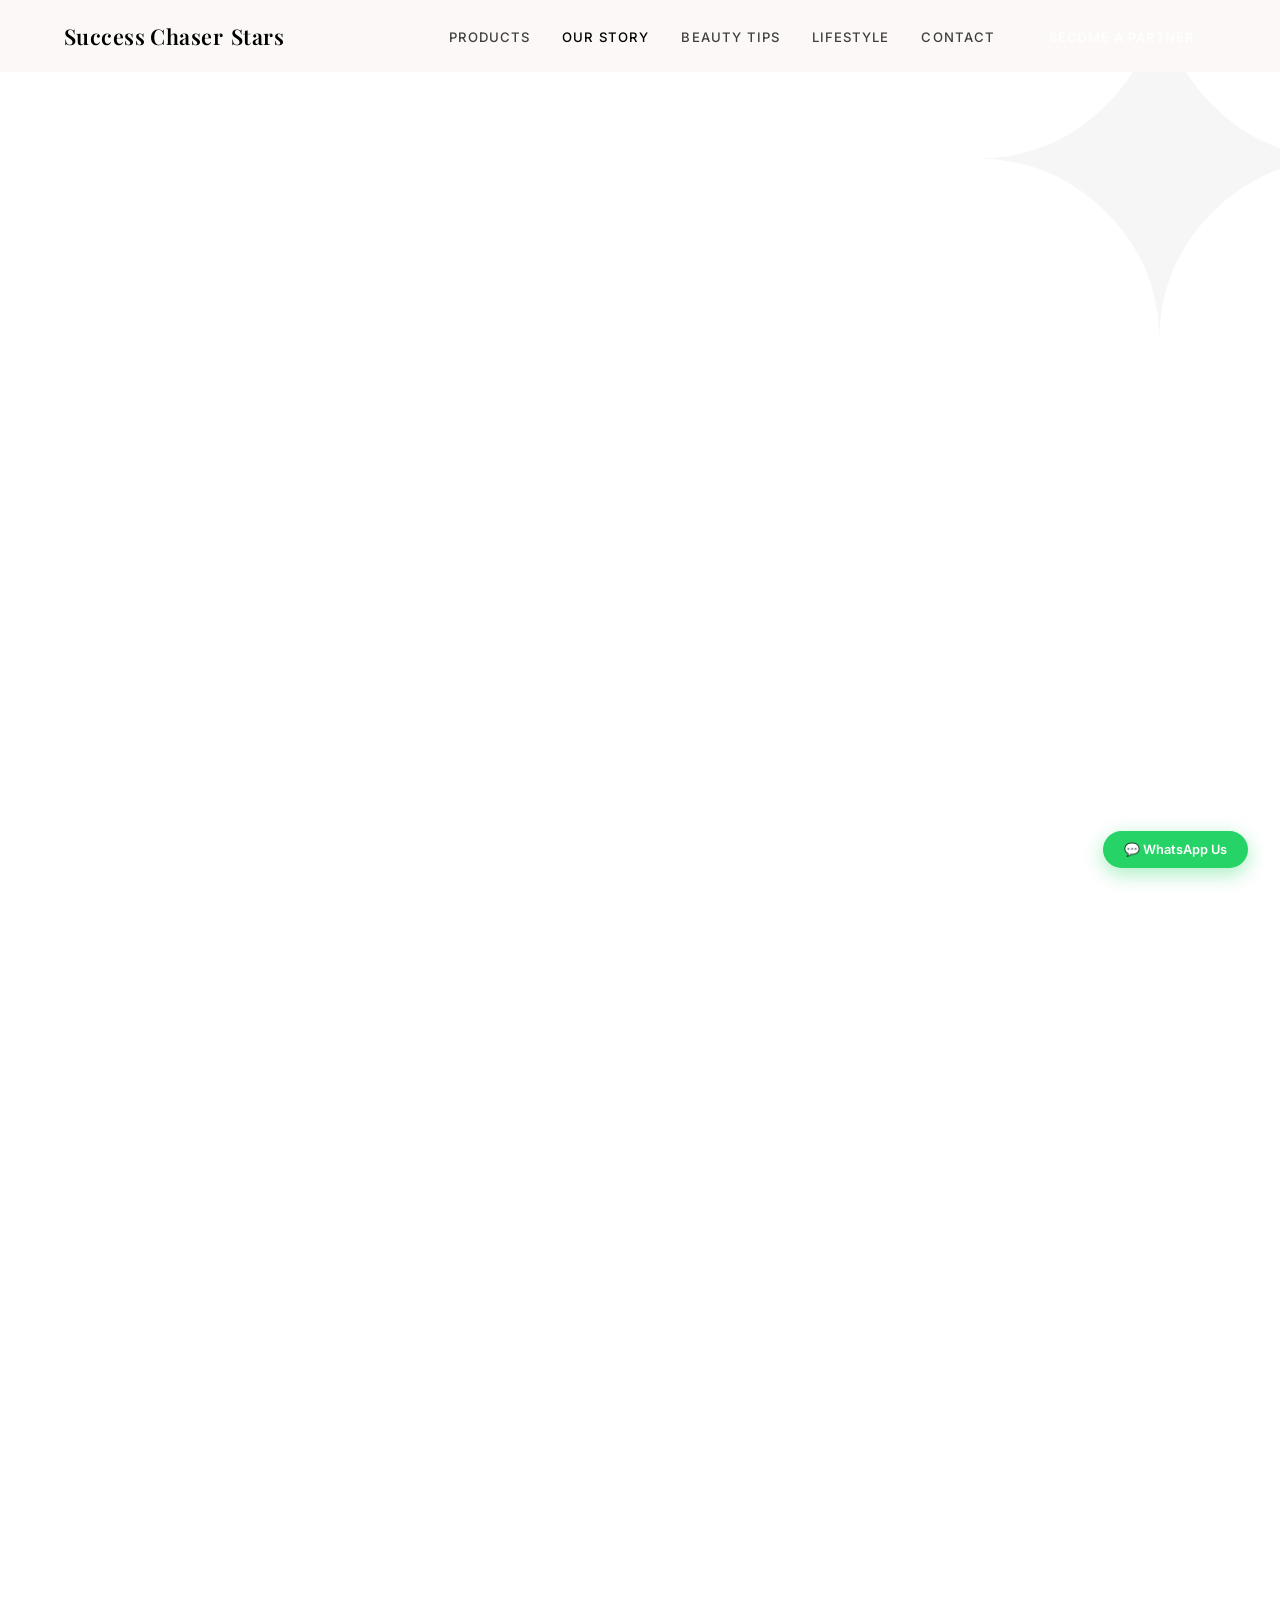
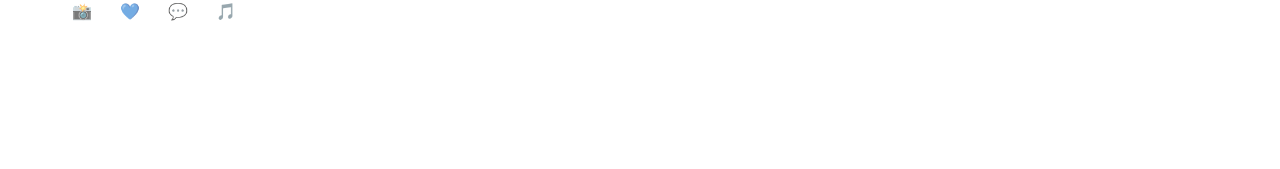
<file: about.html>
<!DOCTYPE html>
<html lang="en">
<head>
<meta charset="UTF-8">
<meta name="viewport" content="width=device-width, initial-scale=1.0">
<title>Our Story — SCS Beauty | Founded in Pakistan</title>
<meta name="description" content="Learn the story behind Success Chaser Stars — Pakistan's organic beauty brand born from a mission to empower women through clean, effective skincare.">
<link rel="preconnect" href="https://fonts.googleapis.com">
<link rel="preconnect" href="https://fonts.gstatic.com" crossorigin>
<link href="https://fonts.googleapis.com/css2?family=Playfair+Display:ital,wght@0,400;0,500;0,600;0,700;1,400;1,500&family=Cormorant+Garamond:ital,wght@0,300;0,400;0,500;1,300;1,400&family=Inter:wght@300;400;500;600&display=swap" rel="stylesheet">
<link rel="stylesheet" href="css/style.css">
<link rel="stylesheet" href="css/animations.css">
<style>
  /* ── ABOUT HERO ── */
  .about-hero {
    padding: 160px 5vw 7rem;
    background: linear-gradient(145deg, var(--warm-ivory) 0%, #F5EDE6 50%, var(--soft-blush) 100%);
    display: grid; grid-template-columns: 1fr 1fr;
    gap: 5rem; align-items: center;
    min-height: 80vh;
    position: relative; overflow: hidden;
  }
  .about-hero::before {
    content: '✦';
    position: absolute; font-size: 30rem; opacity: 0.03;
    right: -5rem; top: -5rem; color: var(--rose-gold);
    line-height: 1; pointer-events: none;
  }
  .about-hero-content { position: relative; z-index: 1; }
  .about-hero h1 {
    font-family: 'Playfair Display', serif;
    font-size: clamp(2.8rem, 5vw, 4.5rem);
    font-weight: 500; line-height: 1.1;
    color: var(--text-dark); margin-bottom: 1.5rem;
  }
  .about-hero h1 em { font-style: italic; color: var(--rose-gold); }
  .about-hero-lead {
    font-family: 'Cormorant Garamond', serif;
    font-size: 1.3rem; font-style: italic; line-height: 1.8;
    color: #666; margin-bottom: 2rem; max-width: 480px;
  }
  .about-hero-visual {
    position: relative;
  }
  .about-hero-frame {
    width: 100%; aspect-ratio: 3/4;
    border-radius: 32px;
    background: linear-gradient(145deg, var(--soft-blush), #DFC5BC);
    display: flex; flex-direction: column;
    align-items: center; justify-content: center;
    gap: 1.5rem; font-size: 6rem;
    position: relative; overflow: hidden;
  }
  .about-hero-frame::before {
    content: '';
    position: absolute; inset: 0;
    background: radial-gradient(circle at 35% 35%, rgba(255,255,255,0.4), transparent 60%);
  }
  .about-hero-badge {
    position: absolute; bottom: -16px; left: -16px;
    background: var(--rose-gold); color: white;
    border-radius: 18px; padding: 1.5rem;
    box-shadow: 0 10px 40px rgba(183,110,121,0.3);
    min-width: 180px;
  }
  .about-hero-badge .badge-num {
    font-family: 'Playfair Display', serif;
    font-size: 2.5rem; font-weight: 600; line-height: 1;
    margin-bottom: 0.3rem;
  }
  .about-hero-badge .badge-label { font-size: 0.78rem; opacity: 0.85; }

  /* ── MISSION ── */
  .mission-section {
    background: var(--rose-gold);
    padding: 6rem 5vw;
    text-align: center;
    color: white;
  }
  .mission-quote {
    font-family: 'Cormorant Garamond', serif;
    font-size: clamp(1.8rem, 3.5vw, 3rem);
    font-style: italic; font-weight: 400;
    line-height: 1.5; max-width: 800px;
    margin: 0 auto 1.5rem;
  }
  .mission-quote em { font-style: normal; color: var(--champagne); }
  .mission-attr { font-size: 0.82rem; opacity: 0.7; letter-spacing: 0.1em; text-transform: uppercase; }

  /* ── FOUNDING STORY ── */
  .founding-section { background: var(--soft-bg); padding: 6rem 5vw; }
  .founding-grid {
    display: grid; grid-template-columns: 1fr 1fr;
    gap: 5rem; align-items: start;
  }
  .founding-text .section-title { margin-bottom: 2rem; }
  .founding-text p { font-size: 0.95rem; line-height: 1.9; color: #666; margin-bottom: 1.2rem; }
  .founding-text blockquote {
    border-left: 3px solid var(--rose-gold);
    padding-left: 1.5rem; margin: 2rem 0;
    font-family: 'Cormorant Garamond', serif;
    font-size: 1.15rem; font-style: italic;
    color: var(--deep-rose); line-height: 1.7;
  }
  .founding-timeline { position: relative; padding-left: 2rem; }
  .founding-timeline::before {
    content: '';
    position: absolute; left: 6px; top: 8px; bottom: 8px;
    width: 1px; background: var(--border-light);
  }
  .timeline-item { position: relative; margin-bottom: 2rem; }
  .timeline-dot {
    position: absolute; left: -2rem;
    width: 14px; height: 14px; border-radius: 50%;
    background: var(--rose-gold);
    border: 2px solid white;
    box-shadow: 0 0 0 3px rgba(183,110,121,0.2);
    top: 4px;
  }
  .timeline-year { font-size: 0.72rem; font-weight: 700; letter-spacing: 0.12em; color: var(--champagne); margin-bottom: 0.4rem; }
  .timeline-title { font-family: 'Playfair Display', serif; font-size: 1.05rem; font-weight: 500; color: var(--text-dark); margin-bottom: 0.4rem; }
  .timeline-desc { font-size: 0.82rem; color: #aaa; line-height: 1.65; }

  /* ── VALUES ── */
  .values-section { background: var(--warm-ivory); padding: 6rem 5vw; }
  .values-grid {
    display: grid; grid-template-columns: repeat(4, 1fr);
    gap: 1.5rem; margin-top: 3.5rem;
  }
  .value-card {
    background: white; border-radius: 20px; padding: 2rem 1.5rem;
    border: 1px solid var(--border-light);
    transition: transform 0.25s, box-shadow 0.25s;
    text-align: center;
  }
  .value-card:hover { transform: translateY(-5px); box-shadow: 0 15px 40px rgba(183,110,121,0.1); }
  .value-icon {
    width: 72px; height: 72px; border-radius: 50%;
    background: var(--soft-blush);
    display: flex; align-items: center; justify-content: center;
    font-size: 2rem; margin: 0 auto 1.25rem;
  }
  .value-title { font-family: 'Playfair Display', serif; font-size: 1.1rem; font-weight: 500; color: var(--text-dark); margin-bottom: 0.6rem; }
  .value-desc { font-size: 0.8rem; color: #999; line-height: 1.7; }

  /* ── TEAM / COMMUNITY ── */
  .team-section { background: var(--soft-bg); padding: 6rem 5vw; }
  .team-intro { display: grid; grid-template-columns: 1fr 1fr; gap: 5rem; align-items: center; margin-bottom: 4rem; }
  .team-stats { display: grid; grid-template-columns: 1fr 1fr; gap: 1.5rem; }
  .team-stat {
    background: white; border-radius: 18px;
    padding: 2rem 1.5rem; text-align: center;
    border: 1px solid var(--border-light);
  }
  .team-stat-num {
    font-family: 'Playfair Display', serif;
    font-size: 2.2rem; font-weight: 600;
    color: var(--rose-gold); margin-bottom: 0.3rem;
  }
  .team-stat-label { font-size: 0.75rem; color: #aaa; }
  .community-grid {
    display: grid; grid-template-columns: repeat(3, 1fr);
    gap: 1.5rem;
  }
  .community-card {
    border-radius: 18px; overflow: hidden;
    border: 1px solid var(--border-light);
    background: white;
    transition: transform 0.25s;
  }
  .community-card:hover { transform: translateY(-4px); }
  .community-img {
    aspect-ratio: 4/3;
    display: flex; align-items: center; justify-content: center;
    font-size: 5rem;
  }
  .community-body { padding: 1.5rem; }
  .community-title { font-family: 'Playfair Display', serif; font-size: 1.05rem; font-weight: 500; color: var(--text-dark); margin-bottom: 0.4rem; }
  .community-desc { font-size: 0.8rem; color: #aaa; line-height: 1.65; }

  /* ── CTA ── */
  .about-cta {
    background: var(--text-dark); color: white;
    padding: 7rem 5vw; text-align: center;
  }
  .about-cta .section-tag { color: var(--champagne); justify-content: center; }
  .about-cta .section-tag::before { display: none; }
  .about-cta .section-title { color: white; }
  .about-cta .section-sub { color: rgba(255,255,255,0.65); margin: 0 auto 2.5rem; text-align: center; }

  @media (max-width: 1024px) {
    .about-hero { grid-template-columns: 1fr; min-height: auto; }
    .about-hero-visual { display: none; }
    .founding-grid { grid-template-columns: 1fr; gap: 3rem; }
    .values-grid { grid-template-columns: 1fr 1fr; }
    .team-intro { grid-template-columns: 1fr; gap: 3rem; }
  }
  @media (max-width: 768px) {
    .values-grid { grid-template-columns: 1fr 1fr; }
    .community-grid { grid-template-columns: 1fr; }
    .team-stats { grid-template-columns: 1fr 1fr; }
  }
  @media (max-width: 480px) {
    .values-grid { grid-template-columns: 1fr; }
  }
</style>
</head>
<body>

<!-- NAVIGATION -->
<nav id="navbar">
  <a href="index.html" class="nav-logo">Success Chaser <span>Stars</span></a>
  <ul class="nav-links" id="navLinks">
    <li><a href="shop.html">Products</a></li>
    <li><a href="about.html" class="active">Our Story</a></li>
    <li><a href="blog.html">Beauty Tips</a></li>
    <li><a href="index.html#lifestyle">Lifestyle</a></li>
    <li><a href="index.html#contact">Contact</a></li>
    <li><a href="partner.html" class="nav-cta">Become a Partner</a></li>
  </ul>
  <div class="nav-hamburger" id="hamburger" onclick="toggleMenu()" aria-label="Menu">
    <span></span><span></span><span></span>
  </div>
</nav>

<!-- ABOUT HERO -->
<section class="about-hero">
  <div class="about-hero-content reveal">
    <div class="section-tag">Founded 2020 · Pakistan</div>
    <h1>Beauty Born from <em>Purpose</em></h1>
    <p class="about-hero-lead">"Every woman deserves skincare that works — organic, effective, and made with love for South Asian skin."</p>
    <p style="font-size:0.95rem;color:#888;line-height:1.8;max-width:440px;">From a small dream in Pakistan to a movement of 50,000+ empowered women — this is the SCS story.</p>
    <div style="display:flex;gap:1rem;flex-wrap:wrap;margin-top:2.5rem;">
      <a href="shop.html" class="btn-primary">Explore Our Products</a>
      <a href="partner.html" class="btn-secondary">Join Our Family →</a>
    </div>
  </div>
  <div class="about-hero-visual reveal">
    <div class="about-hero-frame">
      <span>🌸</span>
      <span style="font-size:3rem;position:relative;z-index:1;">✦</span>
      <div style="font-family:'Playfair Display',serif;font-size:1.1rem;color:#8B4A56;font-style:italic;position:relative;z-index:1;">Beauty begins within</div>
    </div>
    <div class="about-hero-badge">
      <div class="badge-num">50K+</div>
      <div class="badge-label">Women Transformed</div>
    </div>
  </div>
</section>

<!-- MISSION QUOTE -->
<div class="mission-section">
  <div class="reveal">
    <div class="mission-quote">
      "We believe beauty is not about changing who you are — it's about revealing the <em>most radiant version</em> of yourself that was always there."
    </div>
    <div class="mission-attr">— Success Chaser Stars Mission</div>
  </div>
</div>

<!-- FOUNDING STORY -->
<section class="founding-section">
  <div class="founding-grid">
    <div class="founding-text reveal">
      <div class="section-tag">The Beginning</div>
      <h2 class="section-title">How SCS <em>Began</em></h2>
      <p>Success Chaser Stars was founded in 2020 with a simple but powerful mission: to make premium, organic skincare accessible to every woman in Pakistan — especially those who had been let down by harsh chemical products that damaged their skin.</p>
      <p>Our founder noticed a gap in the Pakistani market. International luxury brands were either too expensive or not formulated for South Asian skin tones and concerns — hyperpigmentation, sun damage, melasma, and acne being among the most common.</p>
      <blockquote>"Why should Pakistani women settle for products not made for them? We decided to change that — one serum at a time."</blockquote>
      <p>What started as a passion project with a handful of products quickly grew into Pakistan's most trusted organic beauty community — with over 5,000 certified partners and 50,000 happy customers across 150+ cities.</p>
    </div>
    <div class="founding-timeline reveal">
      <div class="section-tag">Our Journey</div>
      <h3 style="font-family:'Playfair Display',serif;font-size:1.5rem;font-weight:500;color:var(--text-dark);margin-bottom:2rem;">From Dream to <em style="color:var(--rose-gold)">Movement</em></h3>
      <div class="timeline-item">
        <div class="timeline-dot"></div>
        <div class="timeline-year">2020</div>
        <div class="timeline-title">SCS is Founded</div>
        <div class="timeline-desc">Launched with our first 3 products: Vitamin C Serum, Stars Beauty Cream, and Skin Polish. First 100 customers within 30 days.</div>
      </div>
      <div class="timeline-item">
        <div class="timeline-dot"></div>
        <div class="timeline-year">2021</div>
        <div class="timeline-title">Partner Programme Launches</div>
        <div class="timeline-desc">The SCS partnership programme officially launches, reaching 500 certified partners in the first 6 months.</div>
      </div>
      <div class="timeline-item">
        <div class="timeline-dot"></div>
        <div class="timeline-year">2022</div>
        <div class="timeline-title">10,000 Happy Customers</div>
        <div class="timeline-desc">SCS crosses 10,000 customers and launches the Anti-Acne Serum — which becomes an instant bestseller.</div>
      </div>
      <div class="timeline-item">
        <div class="timeline-dot"></div>
        <div class="timeline-year">2023</div>
        <div class="timeline-title">National Expansion</div>
        <div class="timeline-desc">SCS reaches 100+ cities with 2,000+ active partners. First national seminar held in Lahore with 500+ attendees.</div>
      </div>
      <div class="timeline-item">
        <div class="timeline-dot"></div>
        <div class="timeline-year">2024</div>
        <div class="timeline-title">Glass Skin & Anti-Melasma Range</div>
        <div class="timeline-desc">Launch of the Korean-inspired Glass Skin Rice Serum and clinical-grade Anti-Melasma Gel — SCS's most advanced formulas yet.</div>
      </div>
      <div class="timeline-item">
        <div class="timeline-dot"></div>
        <div class="timeline-year">2025</div>
        <div class="timeline-title">50,000 Women. 5,000 Partners.</div>
        <div class="timeline-desc">Today, SCS is Pakistan's fastest-growing direct selling beauty brand — with a community that inspires millions daily.</div>
      </div>
    </div>
  </div>
</section>

<!-- VALUES -->
<section class="values-section">
  <div class="reveal" style="text-align:center;max-width:560px;margin:0 auto;">
    <div class="section-tag" style="justify-content:center"><span>What We Stand For</span></div>
    <h2 class="section-title">Our Core <em>Values</em></h2>
    <p class="section-sub" style="margin:0 auto">Everything we do at SCS is rooted in four uncompromising principles.</p>
  </div>
  <div class="values-grid">
    <div class="value-card reveal">
      <div class="value-icon">🌿</div>
      <div class="value-title">Purity</div>
      <div class="value-desc">100% organic, nature-derived ingredients. No parabens, no sulfates, no harsh chemicals. Ever.</div>
    </div>
    <div class="value-card reveal">
      <div class="value-icon">💫</div>
      <div class="value-title">Efficacy</div>
      <div class="value-desc">Every formula is tested and validated. If it doesn't deliver visible results, it doesn't make it into the SCS range.</div>
    </div>
    <div class="value-card reveal">
      <div class="value-icon">👑</div>
      <div class="value-title">Empowerment</div>
      <div class="value-desc">We believe beauty should build confidence — and our business model creates financial independence for thousands of women.</div>
    </div>
    <div class="value-card reveal">
      <div class="value-icon">🤝</div>
      <div class="value-title">Community</div>
      <div class="value-desc">SCS is more than a brand — it's a sisterhood of women who uplift each other in beauty, business, and life.</div>
    </div>
  </div>
</section>

<!-- TEAM / COMMUNITY -->
<section class="team-section">
  <div class="team-intro">
    <div class="reveal">
      <div class="section-tag">Our People</div>
      <h2 class="section-title">Built by Women, <em>For Women</em></h2>
      <p class="section-sub">Every person behind SCS — from our formulators to our certified consultants — shares a single passion: helping women feel their most beautiful, powerful selves.</p>
    </div>
    <div class="team-stats reveal">
      <div class="team-stat">
        <div class="team-stat-num">50K+</div>
        <div class="team-stat-label">Happy Customers</div>
      </div>
      <div class="team-stat">
        <div class="team-stat-num">5K+</div>
        <div class="team-stat-label">Certified Partners</div>
      </div>
      <div class="team-stat">
        <div class="team-stat-num">150+</div>
        <div class="team-stat-label">Cities Reached</div>
      </div>
      <div class="team-stat">
        <div class="team-stat-num">20+</div>
        <div class="team-stat-label">Signature Products</div>
      </div>
    </div>
  </div>
  <div class="community-grid">
    <div class="community-card reveal">
      <div class="community-img" style="background:linear-gradient(135deg,#F5DDD8,#EDD0C8)">💆‍♀️</div>
      <div class="community-body">
        <div class="community-title">Certified Skin Consultants</div>
        <div class="community-desc">Each SCS partner receives professional training in skin analysis, product knowledge, and personalised consultation skills.</div>
      </div>
    </div>
    <div class="community-card reveal">
      <div class="community-img" style="background:linear-gradient(135deg,#E8EDD8,#D8E0C8)">🌺</div>
      <div class="community-body">
        <div class="community-title">Community of Sisterhood</div>
        <div class="community-desc">Our WhatsApp communities, national events, and mentorship networks create bonds that go far beyond business.</div>
      </div>
    </div>
    <div class="community-card reveal">
      <div class="community-img" style="background:linear-gradient(135deg,#DDE8EF,#CCDAE6)">🎓</div>
      <div class="community-body">
        <div class="community-title">Continuous Education</div>
        <div class="community-desc">Regular training updates, ingredient deep-dives, and business workshops ensure every SCS partner stays ahead.</div>
      </div>
    </div>
  </div>
</section>

<!-- ABOUT CTA -->
<section class="about-cta">
  <div class="reveal">
    <div class="section-tag"><span>Be Part of the Story</span></div>
    <h2 class="section-title">Your Chapter <em>Starts Now</em></h2>
    <p class="section-sub">Whether you're here for the skincare, the community, or the business opportunity — there's a place for you in the SCS family.</p>
    <div class="cta-btns">
      <a href="shop.html" class="btn-primary">Shop the Collection</a>
      <a href="partner.html" class="btn-secondary" style="border-color:rgba(255,255,255,0.3);color:rgba(255,255,255,0.8);">Become a Partner →</a>
    </div>
  </div>
</section>

<!-- FOOTER -->
<footer>
  <div class="footer-grid">
    <div class="footer-brand">
      <a href="index.html" class="nav-logo">Success Chaser <span>Stars</span></a>
      <p>Pakistan's premier organic beauty and wellness brand. Empowering women through transformative skincare and meaningful entrepreneurship.</p>
      <div class="footer-socials">
        <a href="https://www.instagram.com/scs_skin.care/" class="social-btn" target="_blank">📸</a>
        <a href="https://www.facebook.com/SuccessChaserStars/" class="social-btn" target="_blank">💙</a>
        <a href="https://wa.me/923017658679" class="social-btn" target="_blank">💬</a>
        <a href="https://www.tiktok.com/@successchaserstar" class="social-btn" target="_blank">🎵</a>
      </div>
    </div>
    <div class="footer-col">
      <h4>Navigate</h4>
      <ul>
        <li><a href="shop.html">Shop Products</a></li>
        <li><a href="about.html">Our Story</a></li>
        <li><a href="partner.html">Partner Program</a></li>
        <li><a href="blog.html">Beauty Blog</a></li>
      </ul>
    </div>
    <div class="footer-col">
      <h4>Our Story</h4>
      <ul>
        <li><a href="#founding">How We Started</a></li>
        <li><a href="#values">Our Values</a></li>
        <li><a href="#team">Our Community</a></li>
      </ul>
    </div>
    <div class="footer-col">
      <h4>Contact</h4>
      <ul>
        <li><a href="https://wa.me/923017658679" target="_blank">+92 301 765 8679</a></li>
        <li><a href="mailto:shahzebali0202@gmail.com">shahzebali0202@gmail.com</a></li>
        <li><a href="#">Wah Cantt, Pakistan</a></li>
      </ul>
    </div>
  </div>
  <div class="footer-bottom">
    <p>© 2025 Success Chaser Stars. All rights reserved.</p>
    <p><a href="#">Privacy Policy</a> · <a href="#">Terms</a></p>
  </div>
</footer>

<div class="sticky-cta">
  <a href="https://wa.me/923017658679?text=Hi! I want to know more about SCS" class="sticky-btn" target="_blank">💬 WhatsApp Us</a>
</div>

<script src="js/app.js"></script>
</body>
</html>
</file>
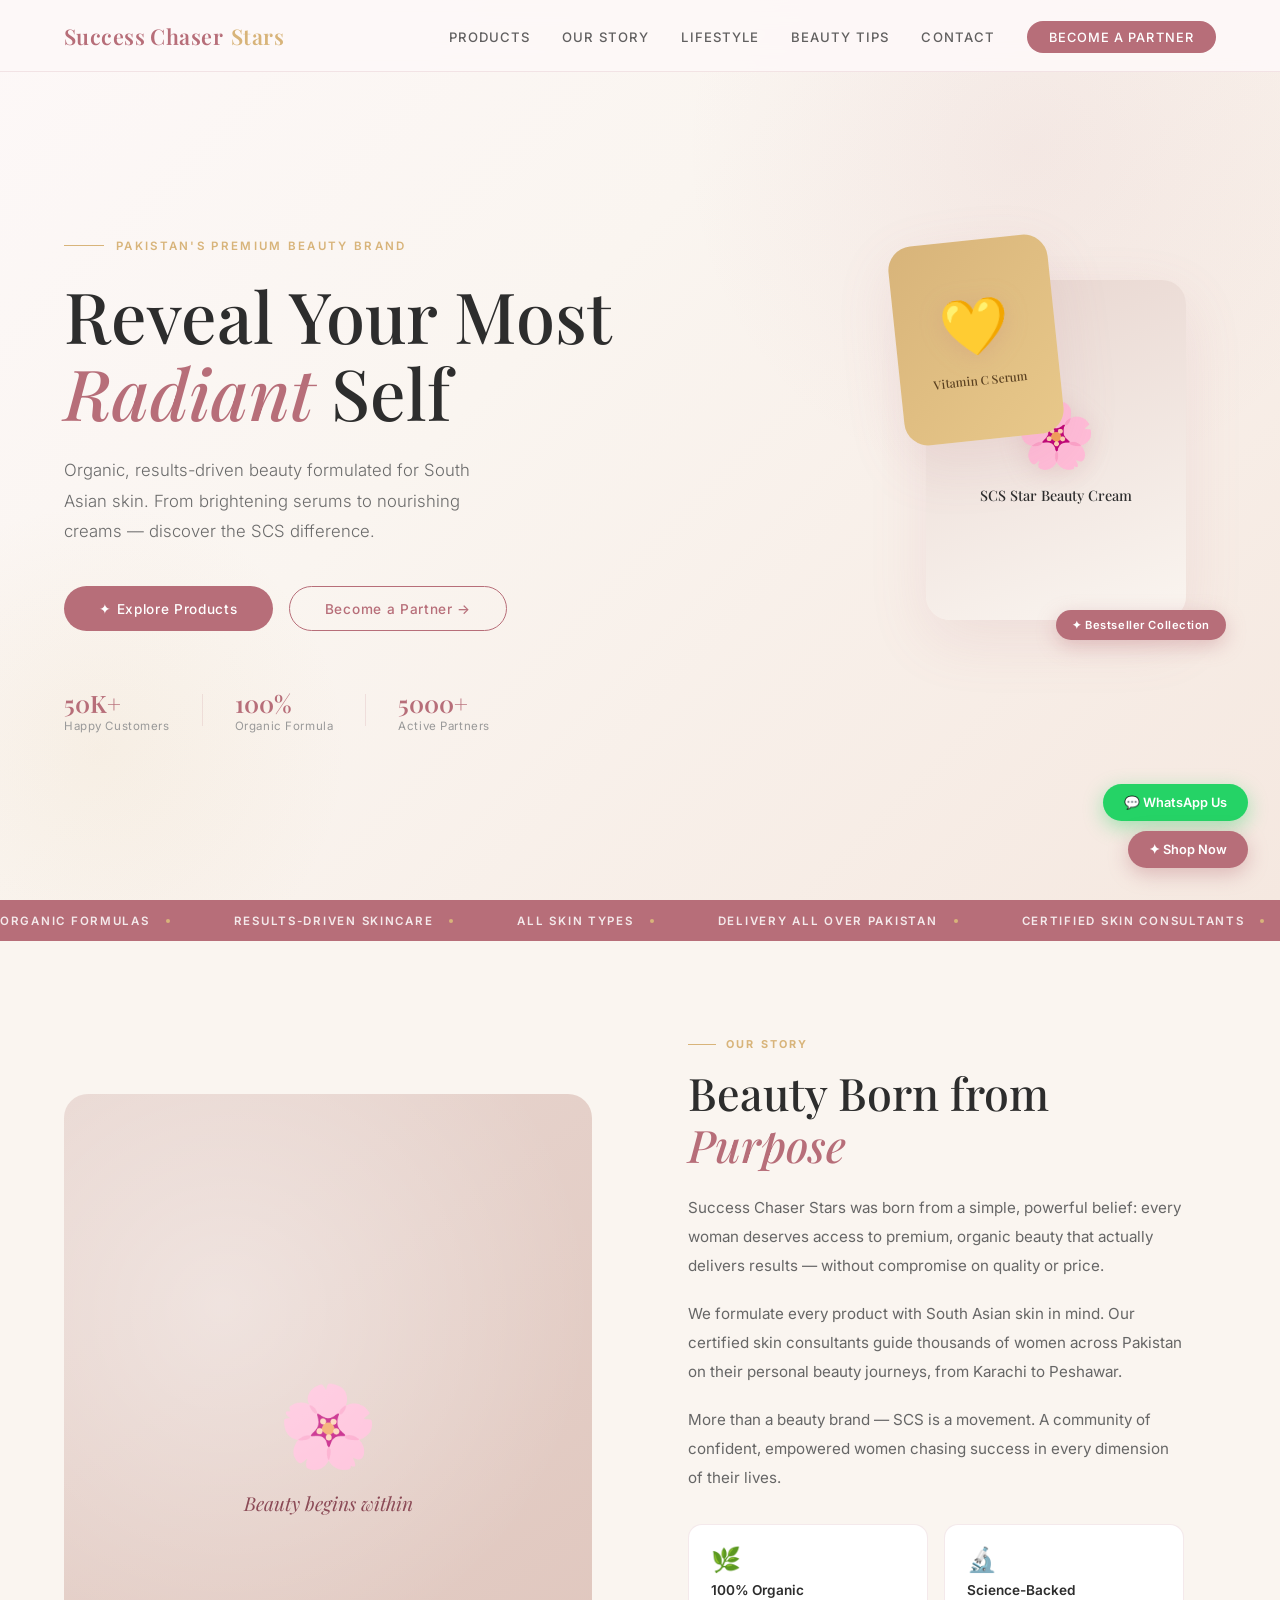
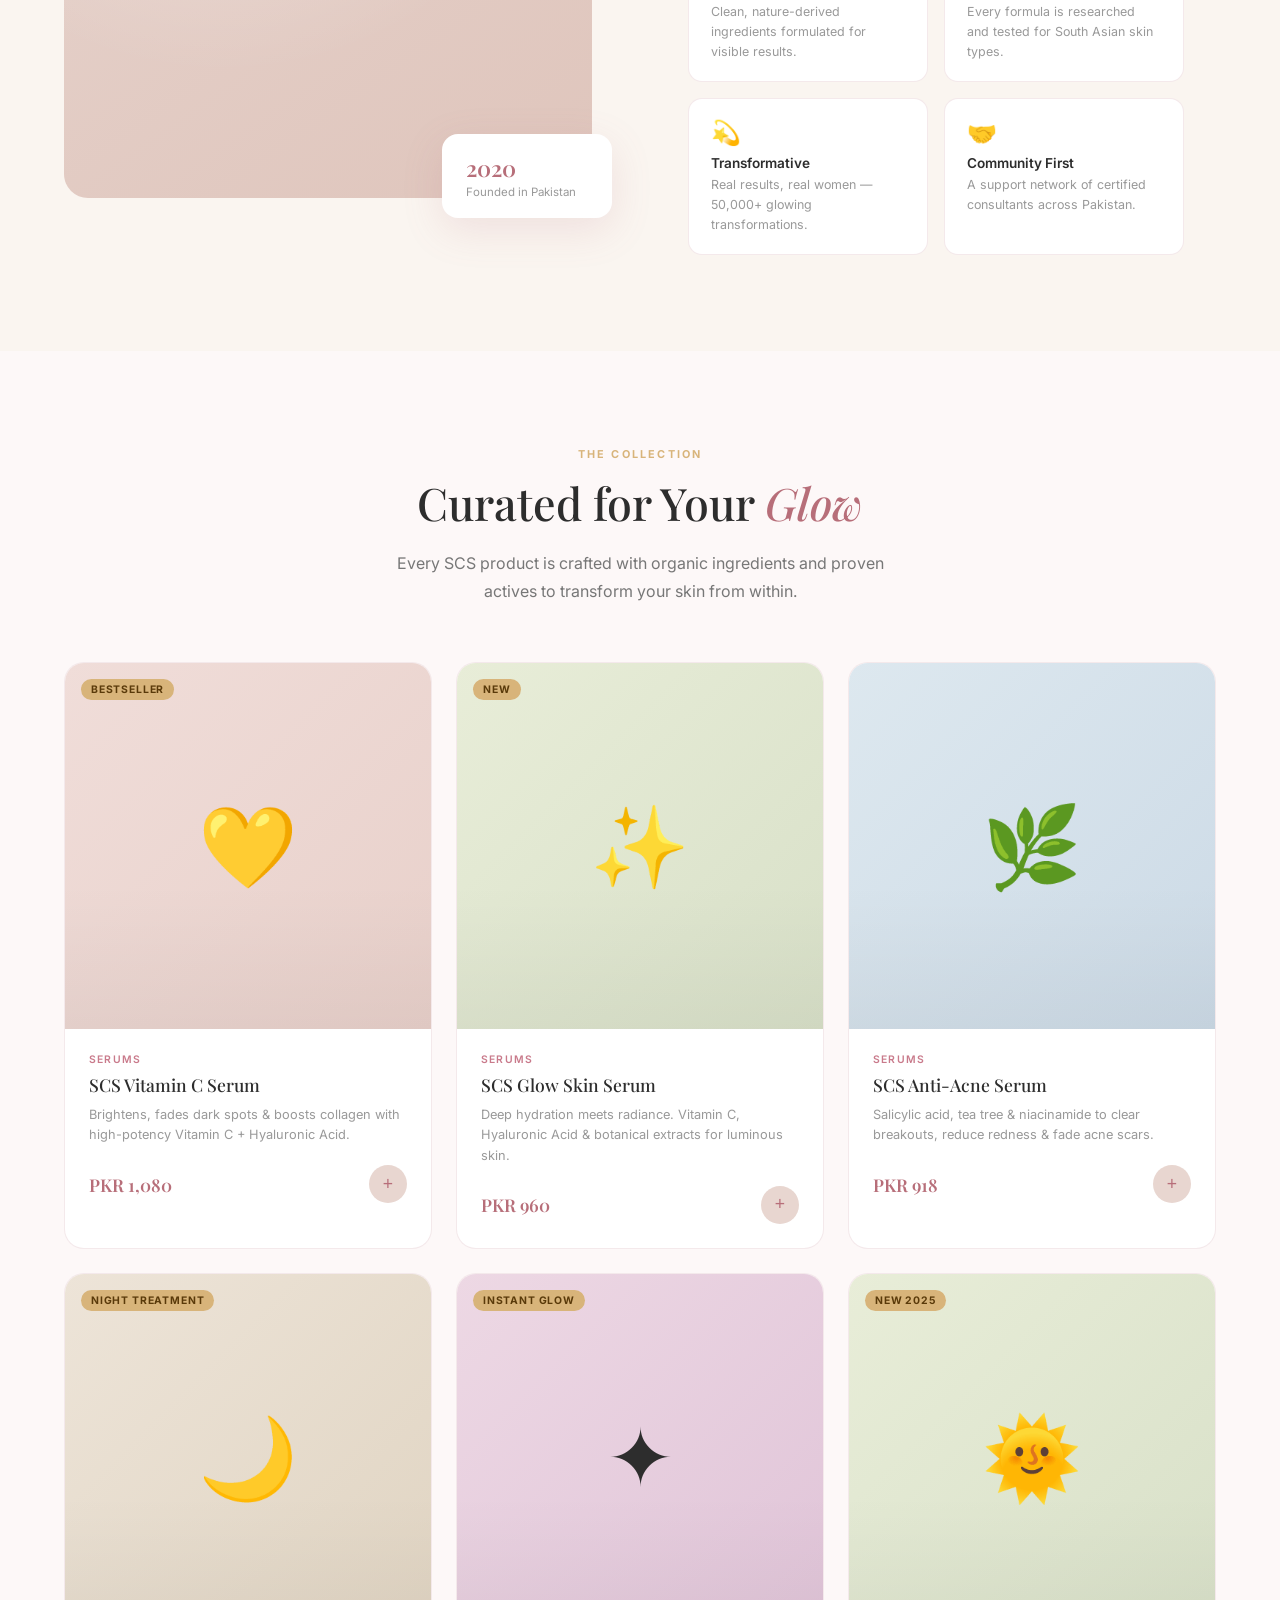
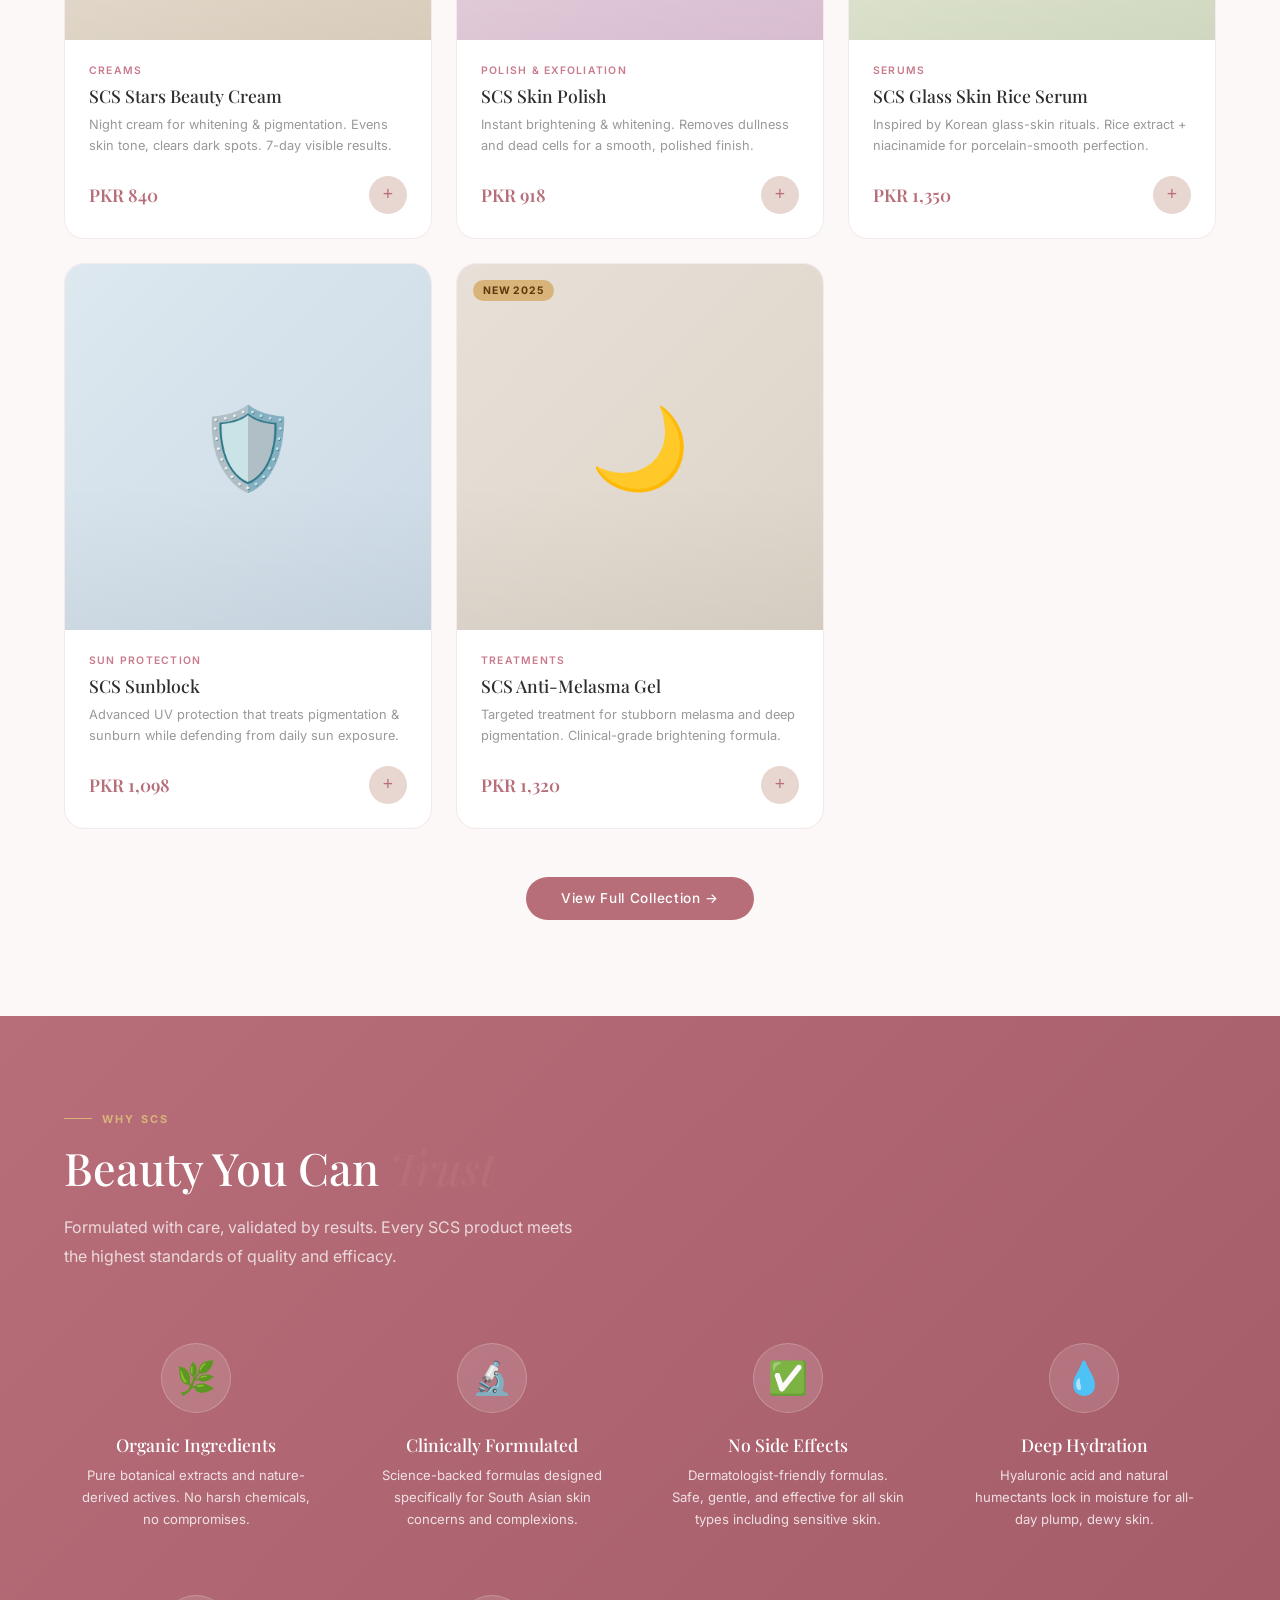
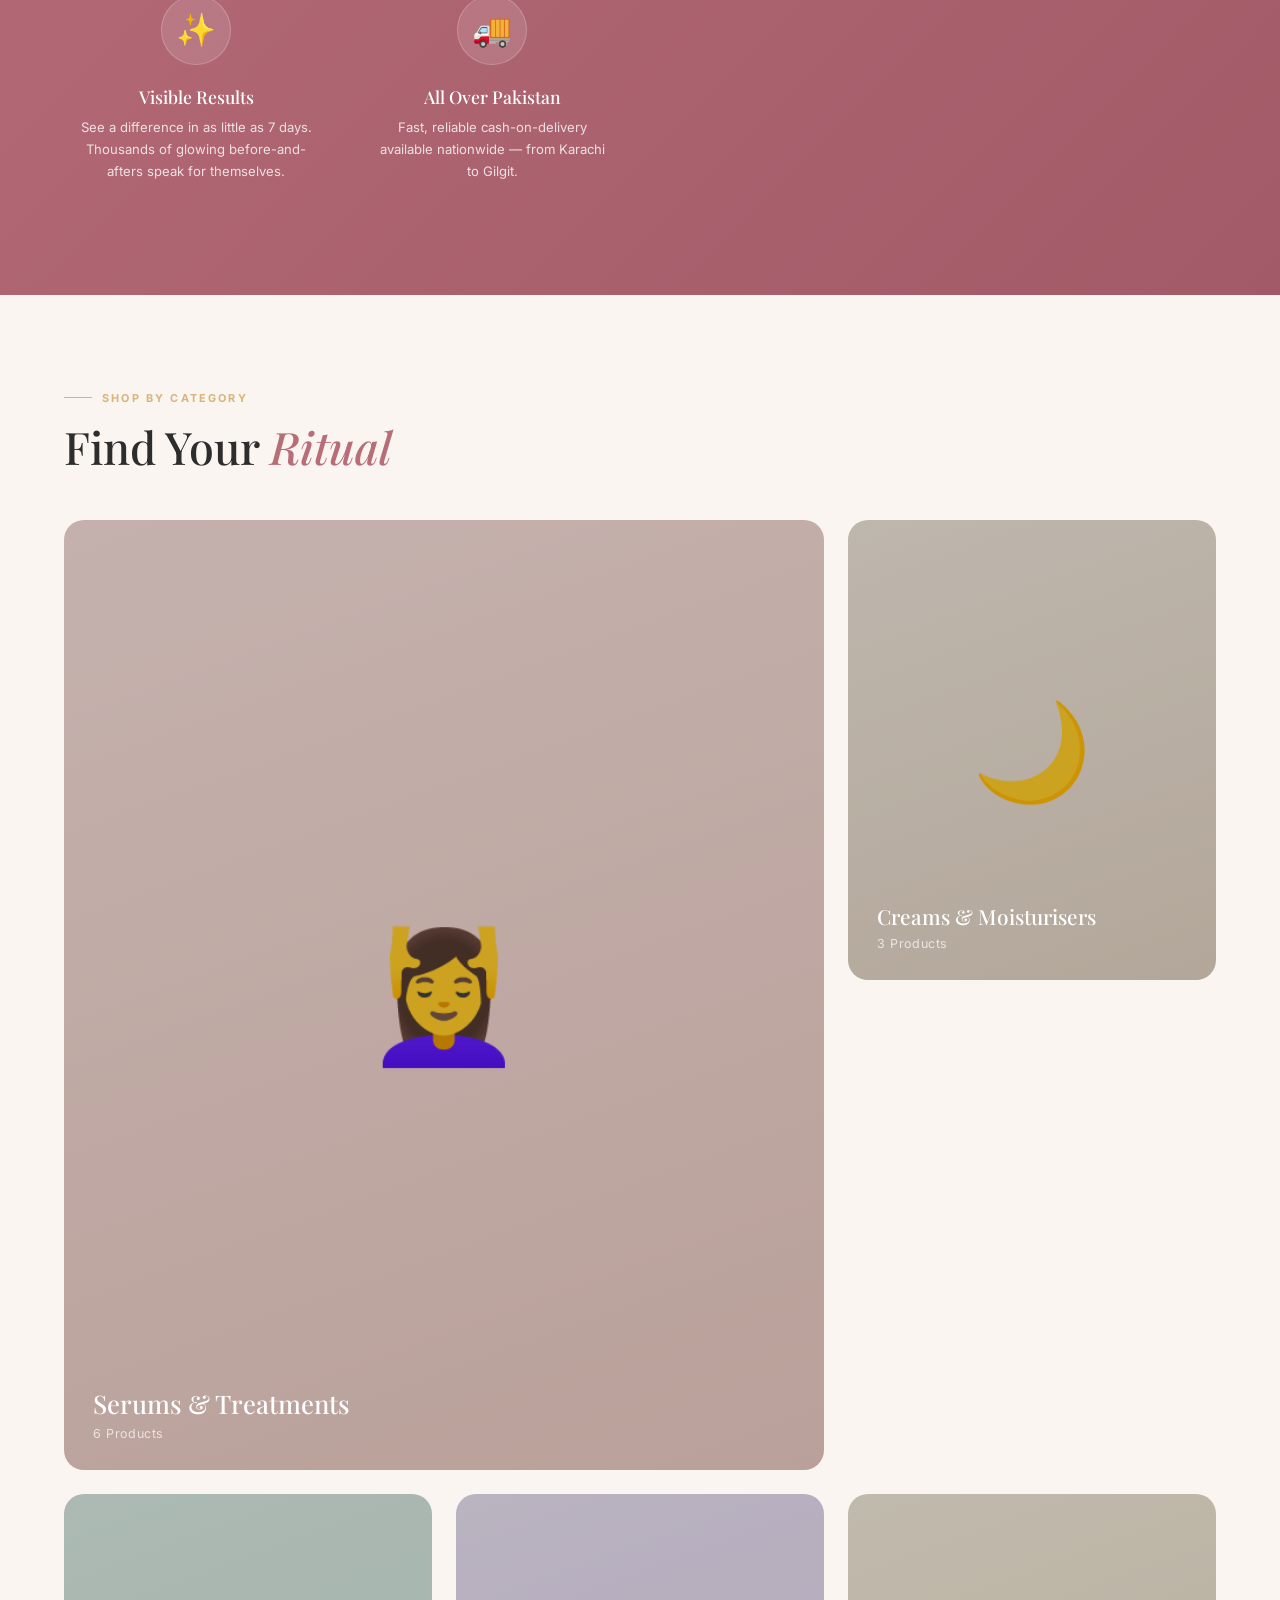
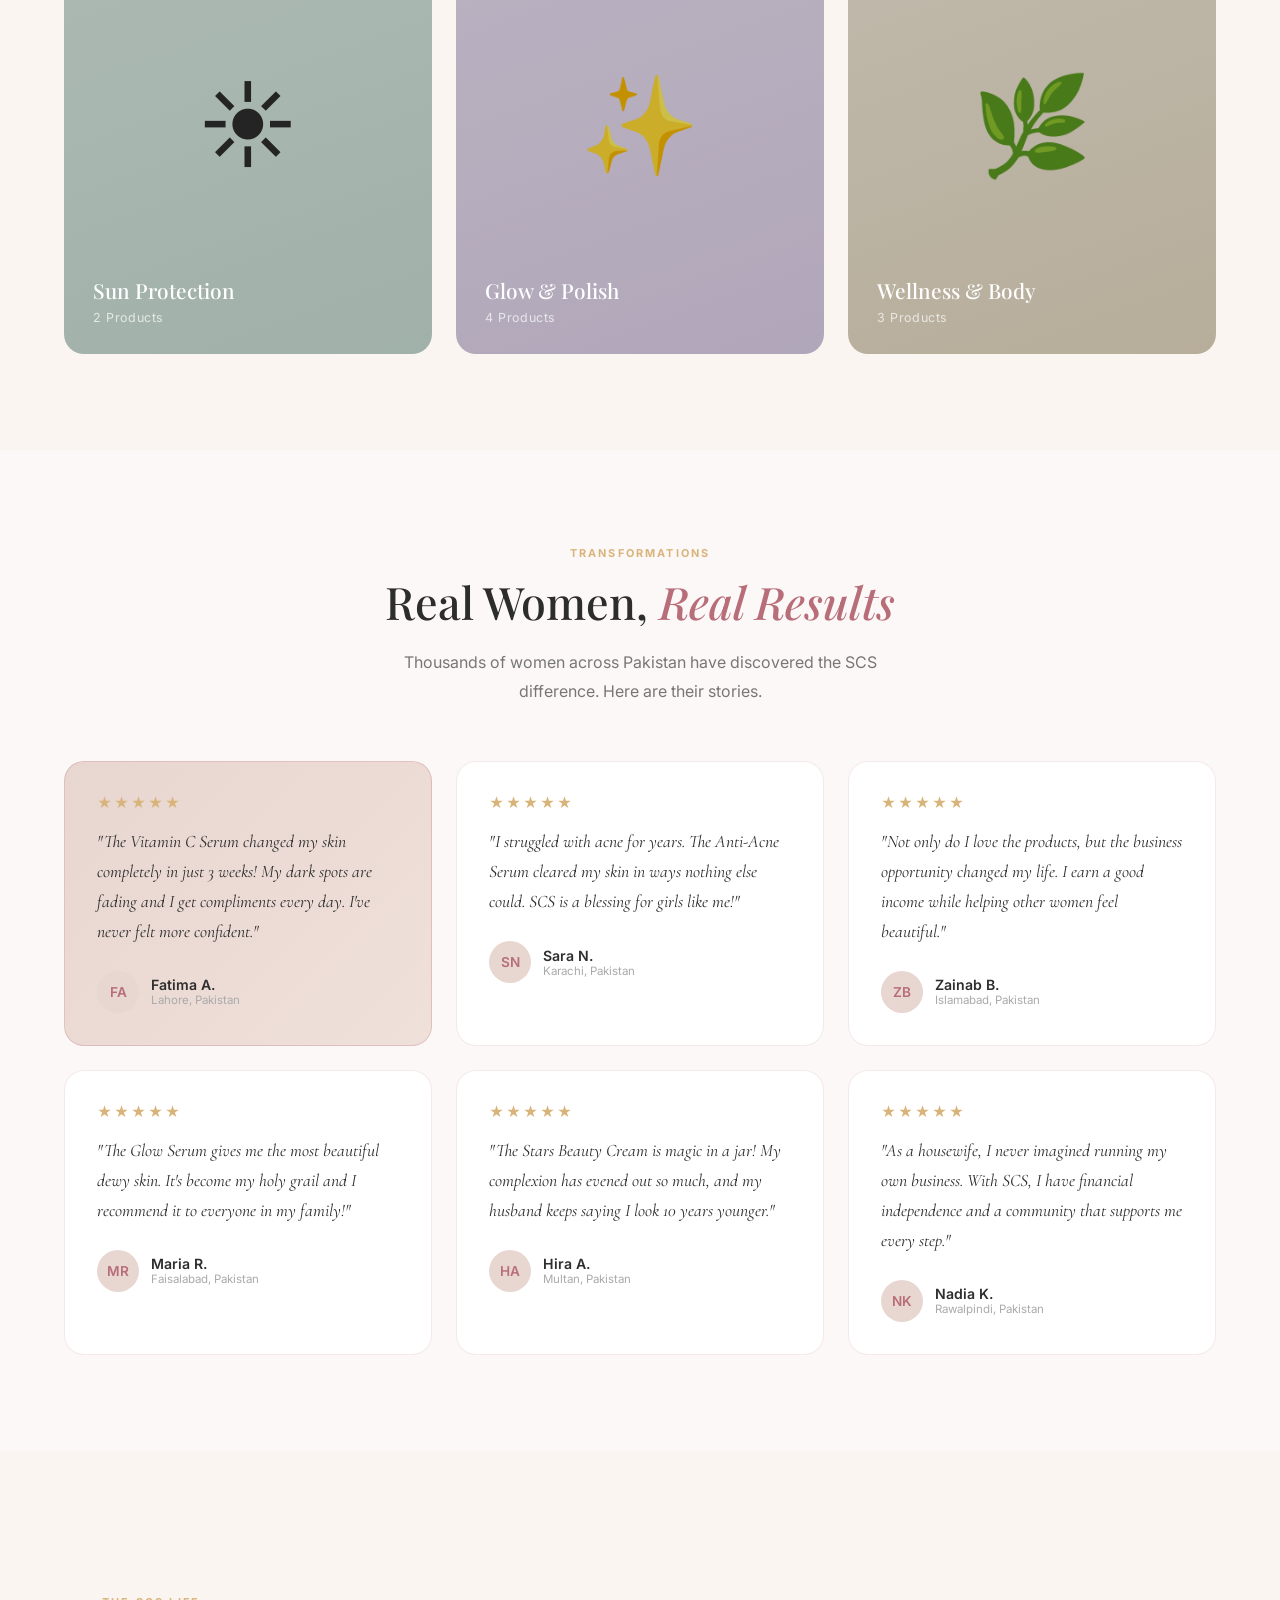
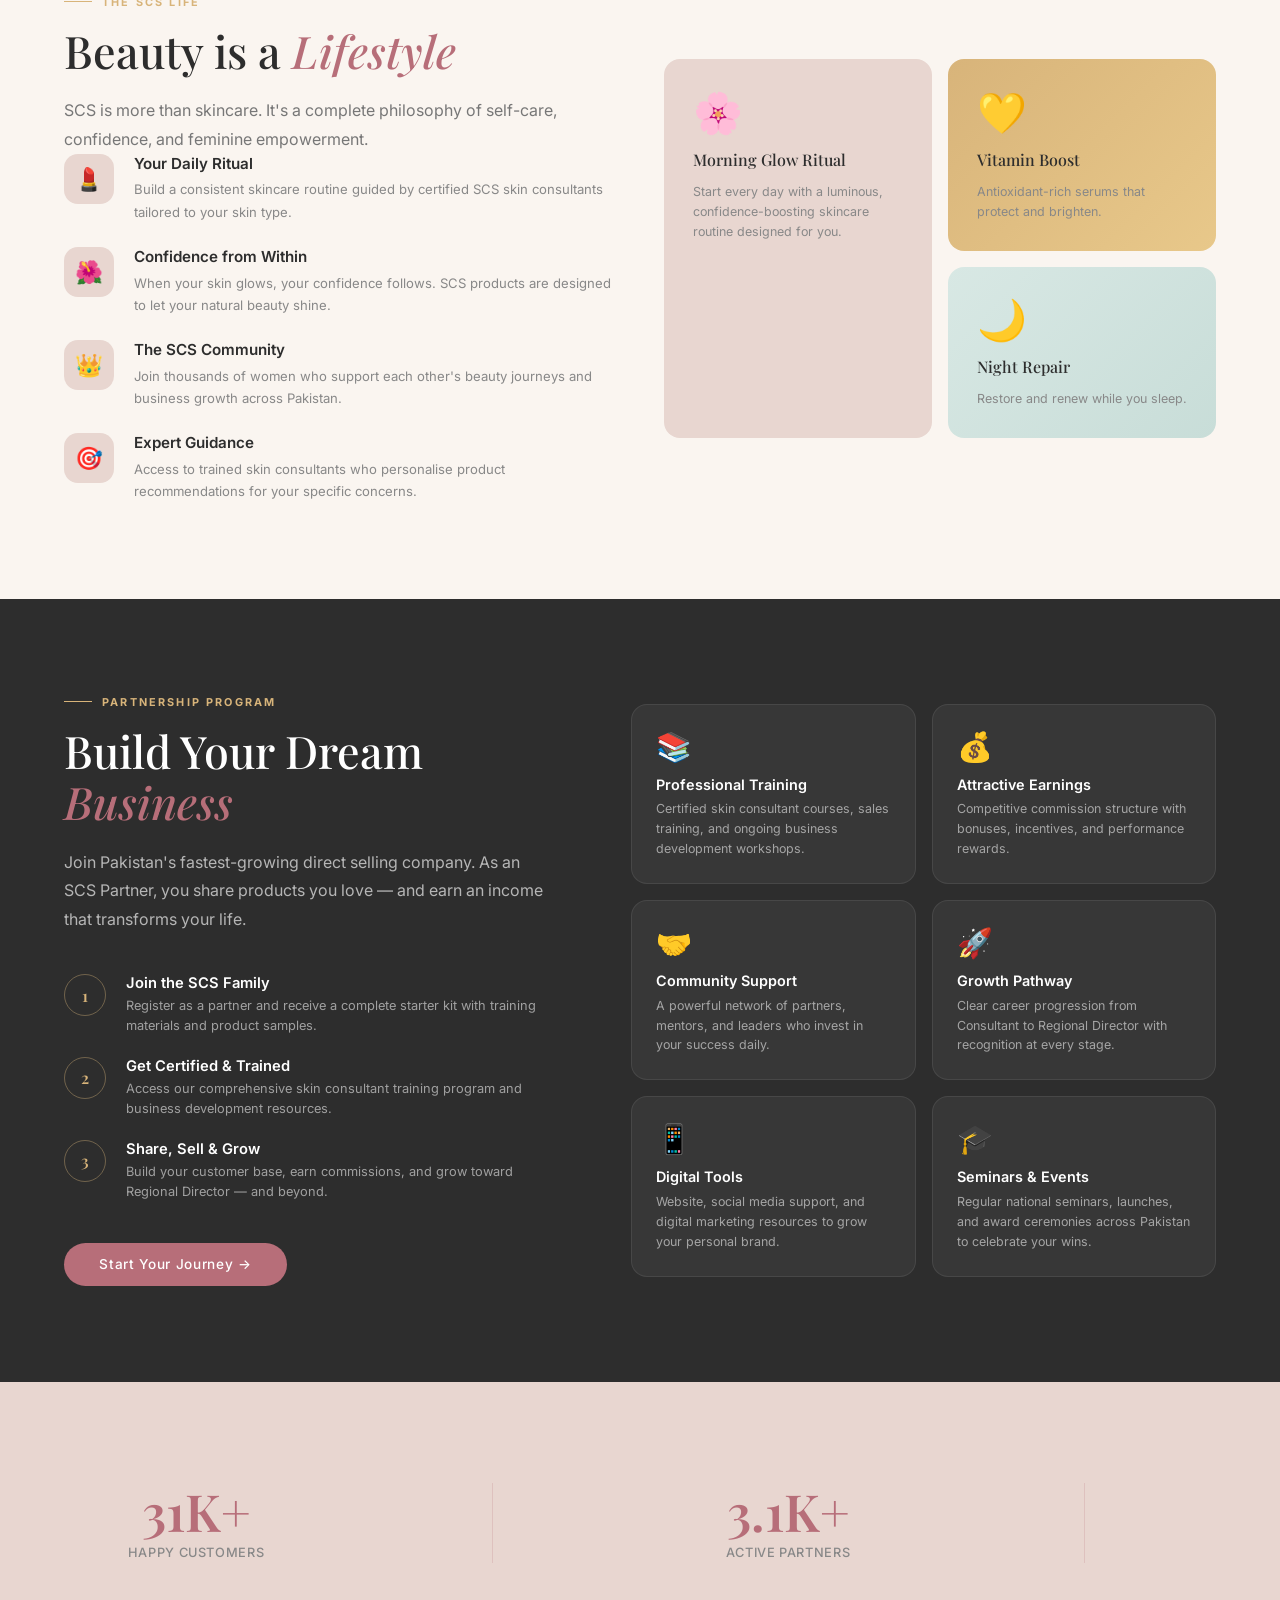
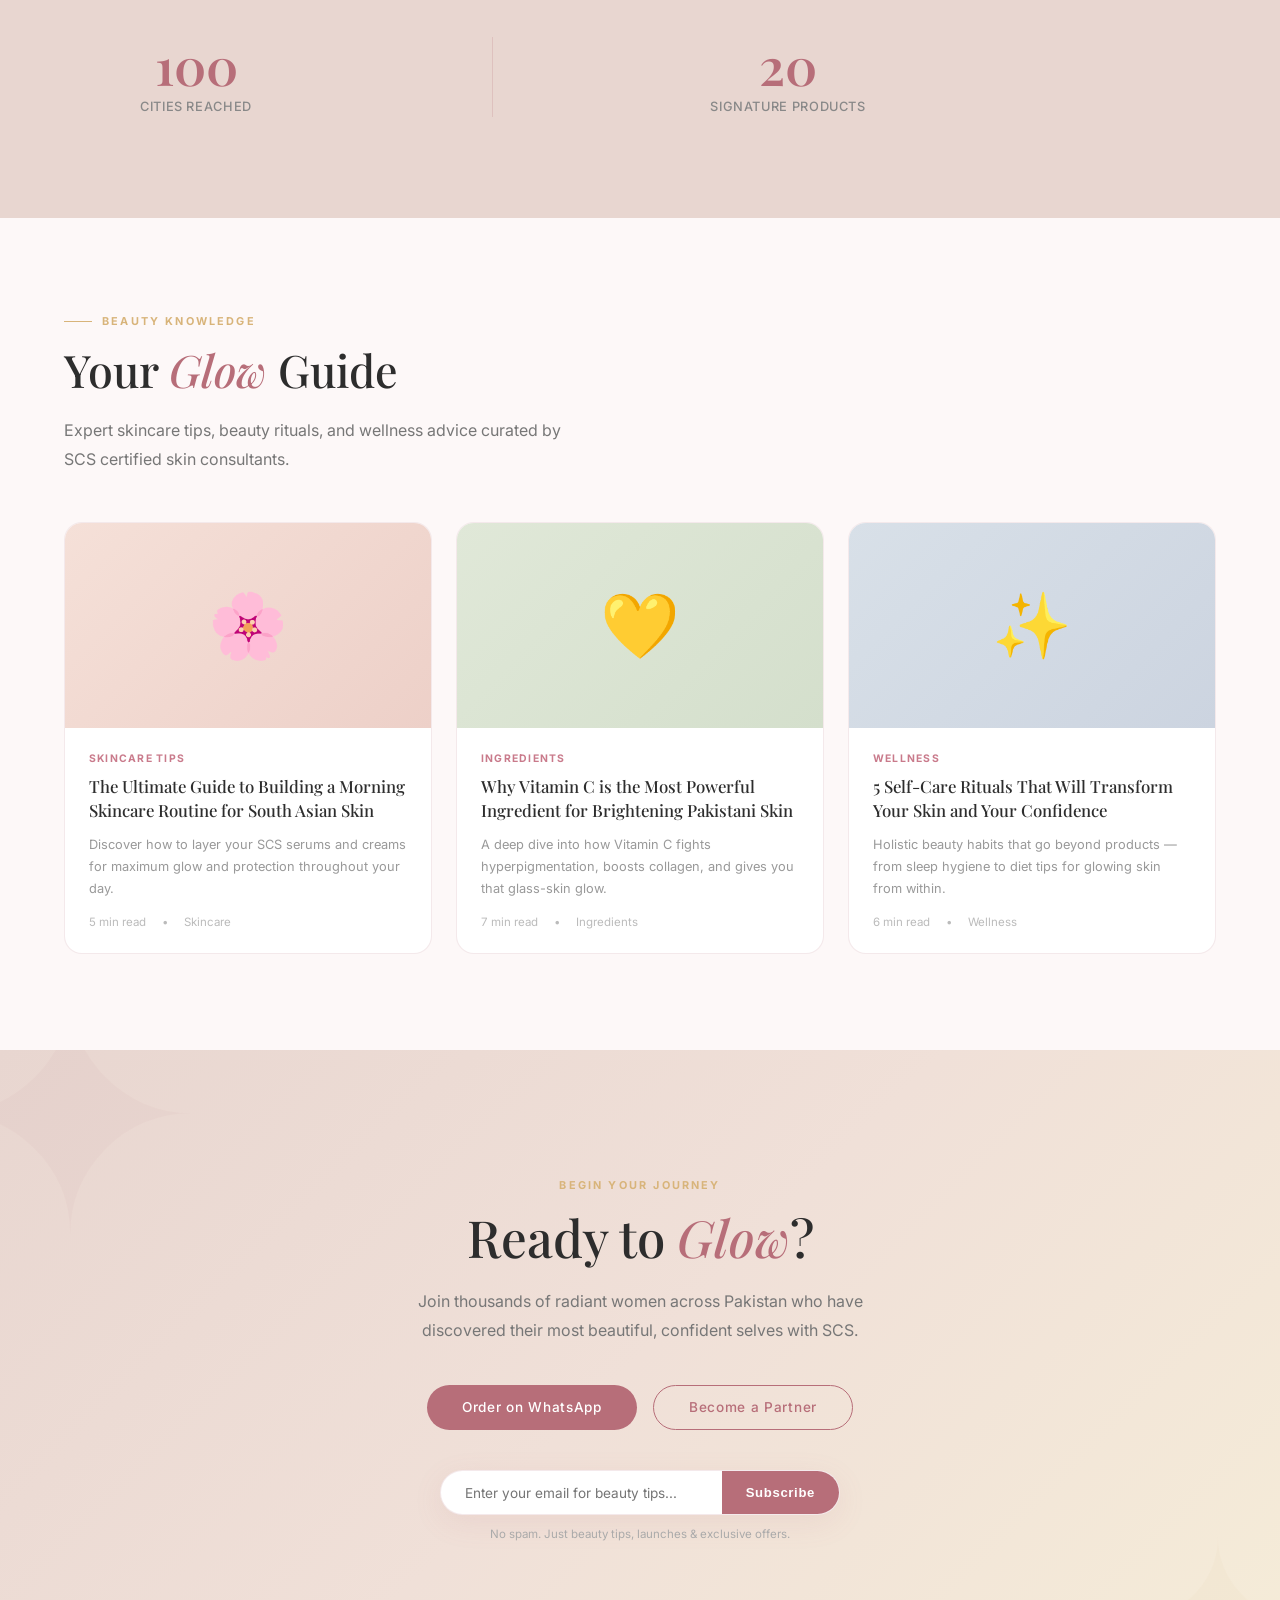
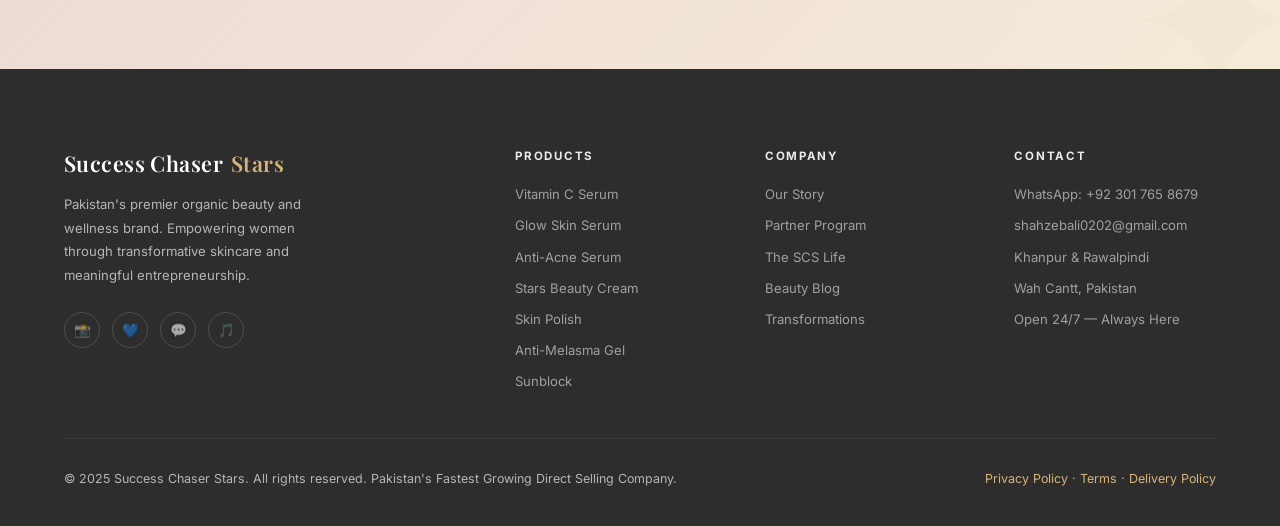
<file: blog.html>
<!DOCTYPE html>
<html lang="en">
<head>
<meta charset="UTF-8">
<meta name="viewport" content="width=device-width, initial-scale=1.0">
<title>Success Chaser Stars — Premium Beauty & Wellness | Pakistan</title>
<meta name="description" content="Discover SCS — Pakistan's premier luxury beauty and wellness brand. Organic skincare serums, beauty creams, and wellness products crafted for radiant transformation.">
<meta property="og:title" content="Success Chaser Stars — Premium Beauty & Wellness">
<meta property="og:description" content="Pakistan's premier luxury beauty brand. Glow serums, beauty creams, skin polish and more.">
<link rel="preconnect" href="https://fonts.googleapis.com">
<link rel="preconnect" href="https://fonts.gstatic.com" crossorigin>
<link href="https://fonts.googleapis.com/css2?family=Playfair+Display:ital,wght@0,400;0,500;0,600;0,700;1,400;1,500&family=Cormorant+Garamond:ital,wght@0,300;0,400;0,500;1,300;1,400&family=Inter:wght@300;400;500;600&display=swap" rel="stylesheet">
<style>
  :root {
    --rose-gold: #B76E79;
    --soft-blush: #E8D6D0;
    --champagne: #D8B47A;
    --warm-ivory: #FAF5F0;
    --pure-white: #FFFFFF;
    --text-dark: #2D2D2D;
    --soft-bg: #FDF8F8;
    --muted-rose: #C97A8B;
    --deep-rose: #8B4A56;
    --light-champagne: #F5ECD8;
    --border-light: rgba(183,110,121,0.15);
  }
  *, *::before, *::after { box-sizing: border-box; margin: 0; padding: 0; }
  html { scroll-behavior: smooth; }
  body {
    font-family: 'Inter', sans-serif;
    color: var(--text-dark);
    background: var(--soft-bg);
    overflow-x: hidden;
  }
  /* ── NAVIGATION ── */
  nav {
    position: fixed; top: 0; left: 0; right: 0; z-index: 1000;
    padding: 0 5vw;
    height: 72px;
    display: flex; align-items: center; justify-content: space-between;
    background: rgba(253,248,248,0.92);
    backdrop-filter: blur(12px);
    border-bottom: 1px solid var(--border-light);
    transition: all 0.3s ease;
  }
  .nav-logo {
    font-family: 'Playfair Display', serif;
    font-size: 1.35rem;
    font-weight: 600;
    color: var(--rose-gold);
    letter-spacing: 0.02em;
    text-decoration: none;
    display: flex; align-items: center; gap: 8px;
  }
  .nav-logo span { color: var(--champagne); }
  .nav-links { display: flex; align-items: center; gap: 2rem; list-style: none; }
  .nav-links a {
    font-size: 0.82rem; font-weight: 500; letter-spacing: 0.08em; text-transform: uppercase;
    color: var(--text-dark); text-decoration: none; opacity: 0.75;
    transition: opacity 0.2s, color 0.2s;
  }
  .nav-links a:hover { opacity: 1; color: var(--rose-gold); }
  .nav-cta {
    background: var(--rose-gold);
    color: white !important; opacity: 1 !important;
    padding: 0.55rem 1.4rem;
    border-radius: 50px;
    font-size: 0.8rem !important;
    transition: background 0.2s, transform 0.15s !important;
  }
  .nav-cta:hover { background: var(--deep-rose) !important; transform: translateY(-1px); }
  .nav-hamburger { display: none; flex-direction: column; gap: 5px; cursor: pointer; padding: 4px; }
  .nav-hamburger span { width: 22px; height: 1.5px; background: var(--text-dark); display: block; transition: all 0.3s; }

  /* ── HERO ── */
  .hero {
    min-height: 100vh;
    display: flex; align-items: center;
    padding: 72px 5vw 0;
    position: relative;
    overflow: hidden;
    background: linear-gradient(135deg, #FDF8F8 0%, #FAF5F0 40%, #F5E8E0 100%);
  }
  .hero-bg {
    position: absolute; inset: 0; z-index: 0;
    pointer-events: none;
  }
  .hero-circle {
    position: absolute;
    border-radius: 50%;
    background: radial-gradient(circle, rgba(183,110,121,0.08), transparent 70%);
  }
  .hero-circle-1 { width: 700px; height: 700px; top: -200px; right: -100px; }
  .hero-circle-2 { width: 500px; height: 500px; bottom: -100px; left: -150px; background: radial-gradient(circle, rgba(216,180,122,0.1), transparent 70%); }
  .hero-content {
    position: relative; z-index: 1;
    max-width: 580px;
    animation: fadeUp 1s ease both;
  }
  .hero-eyebrow {
    font-size: 0.72rem; font-weight: 600; letter-spacing: 0.2em; text-transform: uppercase;
    color: var(--champagne); margin-bottom: 1.5rem;
    display: flex; align-items: center; gap: 12px;
  }
  .hero-eyebrow::before {
    content: ''; width: 40px; height: 1px; background: var(--champagne); display: block;
  }
  .hero h1 {
    font-family: 'Playfair Display', serif;
    font-size: clamp(2.8rem, 5.5vw, 5rem);
    font-weight: 500; line-height: 1.1;
    color: var(--text-dark);
    margin-bottom: 1.5rem;
  }
  .hero h1 em { font-style: italic; color: var(--rose-gold); }
  .hero-sub {
    font-size: 1.05rem; font-weight: 300; line-height: 1.8;
    color: #6B6B6B;
    margin-bottom: 2.5rem;
    max-width: 440px;
  }
  .hero-btns { display: flex; gap: 1rem; flex-wrap: wrap; }
  .btn-primary {
    background: var(--rose-gold); color: white;
    padding: 0.85rem 2.2rem; border-radius: 50px;
    font-size: 0.85rem; font-weight: 500; letter-spacing: 0.05em;
    text-decoration: none; border: none; cursor: pointer;
    transition: all 0.25s ease;
    display: inline-flex; align-items: center; gap: 8px;
  }
  .btn-primary:hover { background: var(--deep-rose); transform: translateY(-2px); box-shadow: 0 8px 25px rgba(183,110,121,0.3); }
  .btn-secondary {
    background: transparent; color: var(--rose-gold);
    padding: 0.85rem 2.2rem; border-radius: 50px;
    font-size: 0.85rem; font-weight: 500; letter-spacing: 0.05em;
    text-decoration: none; border: 1.5px solid var(--rose-gold); cursor: pointer;
    transition: all 0.25s ease;
    display: inline-flex; align-items: center; gap: 8px;
  }
  .btn-secondary:hover { background: var(--rose-gold); color: white; transform: translateY(-2px); }
  .hero-visual {
    position: absolute; right: 5vw; top: 50%; transform: translateY(-50%);
    z-index: 1;
    animation: fadeLeft 1.2s ease 0.2s both;
  }
  .hero-card-stack {
    position: relative; width: 320px; height: 420px;
  }
  .hero-card {
    position: absolute;
    border-radius: 24px;
    background: white;
    box-shadow: 0 20px 60px rgba(183,110,121,0.12);
    overflow: hidden;
  }
  .hero-card-main {
    width: 260px; height: 340px;
    top: 40px; left: 30px;
    background: linear-gradient(160deg, var(--soft-blush), var(--warm-ivory));
    display: flex; flex-direction: column; align-items: center; justify-content: center;
    padding: 2rem;
  }
  .hero-card-accent {
    width: 160px; height: 200px;
    top: 0; left: 0;
    background: linear-gradient(135deg, var(--champagne), #E8C88A);
    display: flex; flex-direction: column; align-items: center; justify-content: center;
    padding: 1.5rem;
    transform: rotate(-6deg);
    z-index: 2;
  }
  .product-icon-hero {
    font-size: 3.5rem; margin-bottom: 0.75rem;
    filter: drop-shadow(0 4px 12px rgba(183,110,121,0.2));
  }
  .hero-card-main .product-icon-hero { font-size: 4rem; }
  .hero-card-label {
    font-family: 'Playfair Display', serif;
    font-size: 0.9rem; font-weight: 500;
    color: var(--text-dark); text-align: center;
  }
  .hero-card-accent .hero-card-label { font-size: 0.75rem; color: #5A4020; }
  .hero-badge {
    position: absolute; bottom: 20px; right: -10px;
    background: var(--rose-gold);
    color: white; border-radius: 50px;
    padding: 0.5rem 1rem;
    font-size: 0.7rem; font-weight: 600; letter-spacing: 0.05em;
    box-shadow: 0 6px 20px rgba(183,110,121,0.35);
    white-space: nowrap;
  }
  .hero-trust {
    position: relative; z-index: 1;
    margin-top: 3.5rem;
    display: flex; align-items: center; gap: 2rem;
    animation: fadeUp 1s ease 0.4s both;
  }
  .hero-trust-item { display: flex; flex-direction: column; }
  .trust-num {
    font-family: 'Playfair Display', serif;
    font-size: 1.5rem; font-weight: 600;
    color: var(--rose-gold);
  }
  .trust-label { font-size: 0.72rem; color: #999; letter-spacing: 0.05em; }
  .trust-divider { width: 1px; height: 32px; background: var(--border-light); }

  /* ── MARQUEE ── */
  .marquee-section {
    background: var(--rose-gold); overflow: hidden;
    padding: 0.85rem 0;
  }
  .marquee-track {
    display: flex; gap: 4rem;
    animation: marquee 25s linear infinite;
    white-space: nowrap;
  }
  .marquee-item {
    font-size: 0.72rem; font-weight: 600; letter-spacing: 0.15em; text-transform: uppercase;
    color: rgba(255,255,255,0.85);
    display: flex; align-items: center; gap: 1rem;
    flex-shrink: 0;
  }
  .marquee-dot { width: 4px; height: 4px; border-radius: 50%; background: var(--champagne); }

  /* ── SECTIONS GENERIC ── */
  section { padding: 6rem 5vw; }
  .section-tag {
    font-size: 0.68rem; font-weight: 700; letter-spacing: 0.2em; text-transform: uppercase;
    color: var(--champagne); margin-bottom: 1rem;
    display: flex; align-items: center; gap: 10px;
  }
  .section-tag::before { content: ''; width: 28px; height: 1px; background: var(--champagne); }
  .section-title {
    font-family: 'Playfair Display', serif;
    font-size: clamp(2rem, 3.5vw, 3.2rem);
    font-weight: 500; line-height: 1.15;
    color: var(--text-dark); margin-bottom: 1.25rem;
  }
  .section-title em { font-style: italic; color: var(--rose-gold); }
  .section-sub {
    font-size: 1rem; line-height: 1.8; color: #777;
    max-width: 520px;
  }

  /* ── BRAND STORY ── */
  .story-section {
    background: var(--warm-ivory);
    display: grid; grid-template-columns: 1fr 1fr;
    gap: 6rem; align-items: center;
  }
  .story-visual { position: relative; }
  .story-img-frame {
    width: 100%; aspect-ratio: 3/4;
    border-radius: 24px;
    background: linear-gradient(145deg, var(--soft-blush), #DFC5BC);
    display: flex; flex-direction: column;
    align-items: center; justify-content: center;
    gap: 1rem; font-size: 5rem;
    overflow: hidden;
    position: relative;
  }
  .story-img-frame::before {
    content: ''; position: absolute; inset: 0;
    background: radial-gradient(circle at 30% 30%, rgba(255,255,255,0.4), transparent 60%);
  }
  .story-float-card {
    position: absolute; bottom: -20px; right: -20px;
    background: white; border-radius: 16px;
    padding: 1.2rem 1.5rem;
    box-shadow: 0 12px 40px rgba(183,110,121,0.15);
    min-width: 170px;
  }
  .float-card-title { font-family: 'Playfair Display', serif; font-size: 1.4rem; font-weight: 600; color: var(--rose-gold); }
  .float-card-label { font-size: 0.72rem; color: #999; margin-top: 2px; }
  .story-text { padding-right: 2rem; }
  .story-text .section-title { margin-bottom: 1.5rem; }
  .story-text p { font-size: 0.95rem; line-height: 1.9; color: #666; margin-bottom: 1.2rem; }
  .story-pillars {
    display: grid; grid-template-columns: 1fr 1fr; gap: 1rem;
    margin-top: 2rem;
  }
  .pillar {
    padding: 1.2rem 1.4rem; border-radius: 14px;
    border: 1px solid var(--border-light);
    background: white;
  }
  .pillar-icon { font-size: 1.5rem; margin-bottom: 0.5rem; }
  .pillar-title { font-weight: 600; font-size: 0.85rem; color: var(--text-dark); margin-bottom: 0.25rem; }
  .pillar-desc { font-size: 0.78rem; color: #999; line-height: 1.6; }

  /* ── PRODUCTS ── */
  .products-section { background: var(--soft-bg); }
  .products-header { text-align: center; margin-bottom: 3.5rem; }
  .products-header .section-tag { justify-content: center; }
  .products-header .section-tag::before { display: none; }
  .products-header .section-sub { margin: 0 auto; text-align: center; }
  .products-grid {
    display: grid;
    grid-template-columns: repeat(auto-fill, minmax(280px, 1fr));
    gap: 1.5rem;
  }
  .product-card {
    background: white;
    border-radius: 20px;
    overflow: hidden;
    border: 1px solid var(--border-light);
    transition: transform 0.3s ease, box-shadow 0.3s ease;
    cursor: pointer;
  }
  .product-card:hover { transform: translateY(-6px); box-shadow: 0 20px 50px rgba(183,110,121,0.14); }
  .product-img {
    aspect-ratio: 1/1;
    display: flex; align-items: center; justify-content: center;
    font-size: 5rem; position: relative;
    overflow: hidden;
  }
  .product-img::after {
    content: '';
    position: absolute; inset: 0;
    background: linear-gradient(to bottom, transparent 60%, rgba(0,0,0,0.04));
  }
  .product-img-bg-1 { background: linear-gradient(135deg, #F0DDD9, #E8D0CA); }
  .product-img-bg-2 { background: linear-gradient(135deg, #E8EDD8, #D8E0C8); }
  .product-img-bg-3 { background: linear-gradient(135deg, #DDE8EF, #CCDAE6); }
  .product-img-bg-4 { background: linear-gradient(135deg, #EDE4D8, #E0D4C2); }
  .product-img-bg-5 { background: linear-gradient(135deg, #EDD8E4, #E0C4D8); }
  .product-img-bg-6 { background: linear-gradient(135deg, #E8E0D8, #DDD4C8); }
  .product-badge {
    position: absolute; top: 16px; left: 16px; z-index: 1;
    background: var(--champagne); color: #5A3A0A;
    font-size: 0.65rem; font-weight: 700; letter-spacing: 0.08em; text-transform: uppercase;
    padding: 4px 10px; border-radius: 50px;
  }
  .product-info { padding: 1.5rem; }
  .product-category {
    font-size: 0.65rem; font-weight: 600; letter-spacing: 0.12em; text-transform: uppercase;
    color: var(--muted-rose); margin-bottom: 0.5rem;
  }
  .product-name {
    font-family: 'Playfair Display', serif;
    font-size: 1.1rem; font-weight: 500;
    color: var(--text-dark); margin-bottom: 0.5rem; line-height: 1.3;
  }
  .product-desc { font-size: 0.8rem; color: #999; line-height: 1.6; margin-bottom: 1.2rem; }
  .product-footer { display: flex; align-items: center; justify-content: space-between; }
  .product-price {
    font-family: 'Playfair Display', serif;
    font-size: 1.1rem; font-weight: 600;
    color: var(--rose-gold);
  }
  .product-btn {
    width: 38px; height: 38px; border-radius: 50%;
    background: var(--soft-blush);
    border: none; cursor: pointer;
    display: flex; align-items: center; justify-content: center;
    font-size: 1.1rem; color: var(--rose-gold);
    transition: all 0.2s;
  }
  .product-btn:hover { background: var(--rose-gold); color: white; transform: scale(1.1); }
  .products-cta { text-align: center; margin-top: 3rem; }

  /* ── BENEFITS ── */
  .benefits-section {
    background: linear-gradient(135deg, var(--rose-gold) 0%, #A35A68 100%);
    color: white;
  }
  .benefits-grid {
    display: grid; grid-template-columns: repeat(auto-fill, minmax(220px, 1fr));
    gap: 2rem; margin-top: 3.5rem;
  }
  .benefit-item { text-align: center; padding: 1rem; }
  .benefit-icon {
    width: 70px; height: 70px; border-radius: 50%;
    background: rgba(255,255,255,0.12);
    display: flex; align-items: center; justify-content: center;
    font-size: 2rem; margin: 0 auto 1.25rem;
    border: 1px solid rgba(255,255,255,0.2);
  }
  .benefit-title { font-family: 'Playfair Display', serif; font-size: 1.1rem; font-weight: 500; margin-bottom: 0.5rem; }
  .benefit-desc { font-size: 0.82rem; line-height: 1.7; opacity: 0.8; }
  .benefits-section .section-tag { color: var(--champagne); }
  .benefits-section .section-tag::before { background: var(--champagne); }
  .benefits-section .section-title { color: white; }
  .benefits-section .section-sub { color: rgba(255,255,255,0.75); }

  /* ── CATEGORIES ── */
  .categories-section { background: var(--warm-ivory); }
  .categories-grid {
    display: grid; grid-template-columns: repeat(3, 1fr);
    gap: 1.5rem; margin-top: 3rem;
  }
  .category-card {
    border-radius: 20px; overflow: hidden;
    position: relative; aspect-ratio: 4/5;
    cursor: pointer;
    transition: transform 0.3s ease;
  }
  .category-card:hover { transform: translateY(-4px); }
  .category-card:hover .category-overlay { background: rgba(0,0,0,0.35); }
  .cat-bg {
    width: 100%; height: 100%;
    display: flex; align-items: center; justify-content: center;
    font-size: 6rem;
  }
  .cat-bg-1 { background: linear-gradient(160deg, #F5DDD8 0%, #E8C8C0 100%); }
  .cat-bg-2 { background: linear-gradient(160deg, #EDE4D8 0%, #E0D0C0 100%); }
  .cat-bg-3 { background: linear-gradient(160deg, #D8E8E0 0%, #C8DDD4 100%); }
  .cat-bg-4 { background: linear-gradient(160deg, #E8DFF0 0%, #DDD0E8 100%); }
  .cat-bg-5 { background: linear-gradient(160deg, #F0E8D8 0%, #E4D8C0 100%); }
  .cat-bg-6 { background: linear-gradient(160deg, #E0E8F0 0%, #D0DDE8 100%); }
  .category-overlay {
    position: absolute; inset: 0;
    background: rgba(0,0,0,0.2);
    transition: background 0.3s;
    display: flex; flex-direction: column;
    justify-content: flex-end; padding: 1.8rem;
  }
  .category-name {
    font-family: 'Playfair Display', serif;
    font-size: 1.3rem; font-weight: 500;
    color: white; margin-bottom: 0.4rem;
  }
  .category-count { font-size: 0.78rem; color: rgba(255,255,255,0.7); letter-spacing: 0.05em; }
  .category-card.large { grid-column: span 2; }
  .category-card.large .cat-bg { font-size: 8rem; }
  .category-card.large .category-name { font-size: 1.6rem; }

  /* ── TESTIMONIALS ── */
  .testimonials-section { background: var(--soft-bg); }
  .testimonials-header { text-align: center; margin-bottom: 3.5rem; }
  .testimonials-header .section-tag { justify-content: center; }
  .testimonials-header .section-tag::before { display: none; }
  .testimonials-grid {
    display: grid; grid-template-columns: repeat(3, 1fr);
    gap: 1.5rem;
  }
  .testimonial-card {
    background: white;
    border-radius: 20px;
    padding: 2rem;
    border: 1px solid var(--border-light);
    position: relative;
    transition: transform 0.3s, box-shadow 0.3s;
  }
  .testimonial-card:hover { transform: translateY(-4px); box-shadow: 0 16px 40px rgba(183,110,121,0.1); }
  .testimonial-card.featured {
    background: linear-gradient(135deg, var(--soft-blush), #F0E0DA);
    border-color: rgba(183,110,121,0.25);
  }
  .testimonial-stars { color: var(--champagne); font-size: 0.9rem; margin-bottom: 1rem; letter-spacing: 2px; }
  .testimonial-text {
    font-family: 'Cormorant Garamond', serif;
    font-size: 1.1rem; line-height: 1.7; color: var(--text-dark);
    font-style: italic; margin-bottom: 1.5rem;
  }
  .testimonial-author { display: flex; align-items: center; gap: 12px; }
  .author-avatar {
    width: 42px; height: 42px; border-radius: 50%;
    background: var(--soft-blush);
    display: flex; align-items: center; justify-content: center;
    font-weight: 600; font-size: 0.85rem; color: var(--rose-gold);
    flex-shrink: 0;
  }
  .author-name { font-weight: 600; font-size: 0.88rem; color: var(--text-dark); }
  .author-city { font-size: 0.72rem; color: #aaa; }

  /* ── LIFESTYLE ── */
  .lifestyle-section { background: var(--warm-ivory); }
  .lifestyle-grid {
    display: grid; grid-template-columns: 1fr 1fr;
    gap: 3rem; align-items: center; margin-top: 3rem;
  }
  .lifestyle-features { display: flex; flex-direction: column; gap: 1.5rem; }
  .lifestyle-feature { display: flex; gap: 1.25rem; align-items: flex-start; }
  .feature-icon-wrap {
    width: 50px; height: 50px; border-radius: 14px;
    background: var(--soft-blush);
    display: flex; align-items: center; justify-content: center;
    font-size: 1.4rem; flex-shrink: 0;
  }
  .feature-title { font-weight: 600; font-size: 0.95rem; color: var(--text-dark); margin-bottom: 0.35rem; }
  .feature-desc { font-size: 0.82rem; color: #888; line-height: 1.7; }
  .lifestyle-visual {
    display: grid; grid-template-columns: 1fr 1fr; grid-template-rows: auto auto;
    gap: 1rem;
  }
  .lifestyle-tile {
    border-radius: 16px; padding: 1.8rem;
    display: flex; flex-direction: column;
    align-items: flex-start; gap: 0.75rem;
  }
  .tile-1 { background: var(--soft-blush); grid-row: span 2; }
  .tile-2 { background: linear-gradient(135deg, var(--champagne), #E8C88A); }
  .tile-3 { background: linear-gradient(135deg, #D8E8E4, #C8DDD8); }
  .lifestyle-tile-icon { font-size: 2.5rem; }
  .lifestyle-tile-title { font-family: 'Playfair Display', serif; font-size: 1rem; font-weight: 500; color: var(--text-dark); }
  .lifestyle-tile-desc { font-size: 0.78rem; color: #888; line-height: 1.6; }

  /* ── OPPORTUNITY ── */
  .opportunity-section {
    background: var(--text-dark);
    color: white;
  }
  .opportunity-grid {
    display: grid; grid-template-columns: 1fr 1.2fr;
    gap: 5rem; align-items: center;
  }
  .opportunity-section .section-tag { color: var(--champagne); }
  .opportunity-section .section-tag::before { background: var(--champagne); }
  .opportunity-section .section-title { color: white; }
  .opportunity-section .section-sub { color: rgba(255,255,255,0.65); }
  .opportunity-steps { margin-top: 2.5rem; display: flex; flex-direction: column; gap: 1.25rem; }
  .opp-step { display: flex; gap: 1.25rem; align-items: flex-start; }
  .step-num {
    width: 42px; height: 42px; border-radius: 50%;
    border: 1px solid rgba(216,180,122,0.4);
    display: flex; align-items: center; justify-content: center;
    font-family: 'Playfair Display', serif;
    font-size: 1rem; font-weight: 600; color: var(--champagne);
    flex-shrink: 0;
  }
  .step-title { font-weight: 600; font-size: 0.92rem; margin-bottom: 0.25rem; color: white; }
  .step-desc { font-size: 0.8rem; color: rgba(255,255,255,0.55); line-height: 1.6; }
  .opp-cards { display: grid; grid-template-columns: 1fr 1fr; gap: 1rem; }
  .opp-card {
    background: rgba(255,255,255,0.05);
    border: 1px solid rgba(255,255,255,0.08);
    border-radius: 16px; padding: 1.5rem;
    transition: background 0.2s;
  }
  .opp-card:hover { background: rgba(255,255,255,0.08); }
  .opp-card-icon { font-size: 1.8rem; margin-bottom: 0.75rem; }
  .opp-card-title { font-weight: 600; font-size: 0.9rem; color: white; margin-bottom: 0.4rem; }
  .opp-card-desc { font-size: 0.78rem; color: rgba(255,255,255,0.55); line-height: 1.6; }

  /* ── COUNTERS ── */
  .counters-section {
    background: var(--soft-blush);
    padding: 5rem 5vw;
  }
  .counters-grid {
    display: grid; grid-template-columns: repeat(4, 1fr);
    gap: 2rem; text-align: center;
  }
  .counter-item { padding: 1.5rem; }
  .counter-num {
    font-family: 'Playfair Display', serif;
    font-size: clamp(2.5rem, 4vw, 3.5rem); font-weight: 600;
    color: var(--rose-gold); line-height: 1;
    margin-bottom: 0.5rem;
  }
  .counter-label { font-size: 0.8rem; font-weight: 500; color: #888; letter-spacing: 0.05em; text-transform: uppercase; }
  .counter-divider { width: 1px; background: rgba(183,110,121,0.2); height: 80px; margin: auto; }

  /* ── BLOG ── */
  .blog-section { background: var(--soft-bg); }
  .blog-header { margin-bottom: 3rem; }
  .blog-grid { display: grid; grid-template-columns: repeat(3, 1fr); gap: 1.5rem; }
  .blog-card {
    background: white; border-radius: 18px; overflow: hidden;
    border: 1px solid var(--border-light);
    transition: transform 0.3s, box-shadow 0.3s;
    cursor: pointer;
  }
  .blog-card:hover { transform: translateY(-4px); box-shadow: 0 16px 40px rgba(183,110,121,0.1); }
  .blog-img {
    aspect-ratio: 16/9;
    display: flex; align-items: center; justify-content: center;
    font-size: 4rem;
  }
  .blog-img-1 { background: linear-gradient(135deg, #F5E0D8, #EDD0C8); }
  .blog-img-2 { background: linear-gradient(135deg, #E0E8D8, #D4DFCC); }
  .blog-img-3 { background: linear-gradient(135deg, #D8E0E8, #CCD4E0); }
  .blog-body { padding: 1.5rem; }
  .blog-tag {
    font-size: 0.65rem; font-weight: 700; letter-spacing: 0.12em; text-transform: uppercase;
    color: var(--muted-rose); margin-bottom: 0.6rem;
  }
  .blog-title {
    font-family: 'Playfair Display', serif;
    font-size: 1.05rem; font-weight: 500; line-height: 1.4;
    color: var(--text-dark); margin-bottom: 0.75rem;
  }
  .blog-excerpt { font-size: 0.8rem; color: #999; line-height: 1.7; margin-bottom: 1rem; }
  .blog-meta { display: flex; align-items: center; gap: 1rem; font-size: 0.72rem; color: #bbb; }

  /* ── CTA SECTION ── */
  .cta-section {
    background: linear-gradient(135deg, var(--soft-blush) 0%, #F0E0D8 50%, var(--light-champagne) 100%);
    text-align: center;
    padding: 8rem 5vw;
    position: relative; overflow: hidden;
  }
  .cta-section::before {
    content: '✦'; position: absolute;
    font-size: 20rem; opacity: 0.04;
    top: -6rem; left: -4rem;
    color: var(--rose-gold);
    line-height: 1;
  }
  .cta-section::after {
    content: '✦'; position: absolute;
    font-size: 14rem; opacity: 0.04;
    bottom: -4rem; right: -2rem;
    color: var(--champagne);
    line-height: 1;
  }
  .cta-section .section-title { font-size: clamp(2.2rem, 4vw, 3.8rem); }
  .cta-section .section-sub { margin: 0 auto 2.5rem; text-align: center; max-width: 480px; }
  .cta-section .section-tag { justify-content: center; }
  .cta-section .section-tag::before { display: none; }
  .cta-btns { display: flex; gap: 1rem; justify-content: center; flex-wrap: wrap; }
  .newsletter-row {
    display: flex; gap: 0; margin: 2.5rem auto 0;
    max-width: 400px;
    background: white;
    border-radius: 50px;
    overflow: hidden;
    border: 1px solid var(--border-light);
    box-shadow: 0 8px 30px rgba(183,110,121,0.1);
  }
  .newsletter-row input {
    flex: 1; border: none; outline: none;
    padding: 0.85rem 1.5rem;
    font-size: 0.85rem; color: var(--text-dark);
    background: transparent;
    font-family: 'Inter', sans-serif;
  }
  .newsletter-row button {
    background: var(--rose-gold); color: white;
    border: none; cursor: pointer;
    padding: 0.85rem 1.5rem;
    font-size: 0.82rem; font-weight: 600;
    letter-spacing: 0.05em;
    transition: background 0.2s;
    white-space: nowrap;
  }
  .newsletter-row button:hover { background: var(--deep-rose); }

  /* ── FOOTER ── */
  footer {
    background: var(--text-dark);
    color: rgba(255,255,255,0.65);
    padding: 5rem 5vw 2.5rem;
  }
  .footer-grid {
    display: grid; grid-template-columns: 2fr 1fr 1fr 1fr;
    gap: 3rem; margin-bottom: 3rem;
  }
  .footer-brand .nav-logo { color: white; margin-bottom: 1rem; display: inline-flex; }
  .footer-brand .nav-logo span { color: var(--champagne); }
  .footer-brand p { font-size: 0.82rem; line-height: 1.8; max-width: 260px; }
  .footer-socials { display: flex; gap: 0.75rem; margin-top: 1.5rem; }
  .social-btn {
    width: 36px; height: 36px; border-radius: 50%;
    border: 1px solid rgba(255,255,255,0.15);
    display: flex; align-items: center; justify-content: center;
    font-size: 0.85rem; color: rgba(255,255,255,0.6);
    text-decoration: none;
    transition: all 0.2s;
  }
  .social-btn:hover { border-color: var(--rose-gold); color: var(--rose-gold); background: rgba(183,110,121,0.1); }
  .footer-col h4 {
    font-size: 0.72rem; font-weight: 700; letter-spacing: 0.15em; text-transform: uppercase;
    color: rgba(255,255,255,0.9); margin-bottom: 1.25rem;
  }
  .footer-col ul { list-style: none; display: flex; flex-direction: column; gap: 0.7rem; }
  .footer-col a { color: rgba(255,255,255,0.55); text-decoration: none; font-size: 0.82rem; transition: color 0.2s; }
  .footer-col a:hover { color: var(--rose-gold); }
  .footer-bottom {
    border-top: 1px solid rgba(255,255,255,0.06);
    padding-top: 2rem;
    display: flex; align-items: center; justify-content: space-between;
    flex-wrap: wrap; gap: 1rem;
  }
  .footer-bottom p { font-size: 0.78rem; }
  .footer-bottom a { color: var(--champagne); text-decoration: none; }
  .footer-contact { font-size: 0.78rem; }
  .footer-contact a { color: var(--rose-gold); text-decoration: none; }

  /* ── STICKY CTA BAR ── */
  .sticky-cta {
    position: fixed; bottom: 2rem; right: 2rem; z-index: 999;
    display: flex; flex-direction: column; gap: 0.6rem;
    align-items: flex-end;
  }
  .sticky-btn {
    display: flex; align-items: center; gap: 8px;
    background: #25D366; color: white;
    padding: 0.7rem 1.3rem; border-radius: 50px;
    font-size: 0.8rem; font-weight: 600;
    text-decoration: none; cursor: pointer; border: none;
    box-shadow: 0 6px 20px rgba(37,211,102,0.4);
    transition: all 0.25s; white-space: nowrap;
  }
  .sticky-btn:hover { transform: translateY(-2px); box-shadow: 0 8px 28px rgba(37,211,102,0.5); }
  .sticky-btn-shop {
    background: var(--rose-gold);
    box-shadow: 0 6px 20px rgba(183,110,121,0.4);
  }
  .sticky-btn-shop:hover { background: var(--deep-rose); box-shadow: 0 8px 28px rgba(183,110,121,0.5); }

  /* ── ANIMATIONS ── */
  @keyframes fadeUp {
    from { opacity: 0; transform: translateY(30px); }
    to { opacity: 1; transform: translateY(0); }
  }
  @keyframes fadeLeft {
    from { opacity: 0; transform: translateX(30px) translateY(-50%); }
    to { opacity: 1; transform: translateX(0) translateY(-50%); }
  }
  @keyframes marquee {
    from { transform: translateX(0); }
    to { transform: translateX(-50%); }
  }
  @keyframes float {
    0%, 100% { transform: translateY(0px); }
    50% { transform: translateY(-8px); }
  }
  .hero-card-main { animation: float 5s ease-in-out infinite; }

  /* Scroll reveal */
  .reveal { opacity: 0; transform: translateY(24px); transition: opacity 0.7s ease, transform 0.7s ease; }
  .reveal.visible { opacity: 1; transform: translateY(0); }

  /* ── RESPONSIVE ── */
  @media (max-width: 1024px) {
    .hero-visual { display: none; }
    .hero-content { max-width: 100%; }
    .story-section { grid-template-columns: 1fr; gap: 3rem; }
    .story-text { padding-right: 0; }
    .story-visual { display: none; }
    .opportunity-grid { grid-template-columns: 1fr; gap: 3rem; }
    .footer-grid { grid-template-columns: 1fr 1fr; gap: 2rem; }
    .categories-grid { grid-template-columns: 1fr 1fr; }
    .category-card.large { grid-column: span 2; }
  }
  @media (max-width: 768px) {
    nav { padding: 0 4vw; }
    .nav-links { display: none; }
    .nav-links.open {
      display: flex; flex-direction: column;
      position: fixed; top: 72px; left: 0; right: 0;
      background: var(--soft-bg);
      padding: 1.5rem 4vw 2rem;
      border-bottom: 1px solid var(--border-light);
      gap: 1rem;
      z-index: 999;
    }
    .nav-hamburger { display: flex; }
    section { padding: 4rem 4vw; }
    .testimonials-grid { grid-template-columns: 1fr; }
    .counters-grid { grid-template-columns: 1fr 1fr; }
    .counter-divider { display: none; }
    .blog-grid { grid-template-columns: 1fr; }
    .footer-grid { grid-template-columns: 1fr; }
    .products-grid { grid-template-columns: 1fr 1fr; gap: 1rem; }
    .categories-grid { grid-template-columns: 1fr; }
    .category-card.large { grid-column: span 1; }
    .lifestyle-grid { grid-template-columns: 1fr; }
    .lifestyle-visual { display: none; }
    .opp-cards { grid-template-columns: 1fr; }
    .story-pillars { grid-template-columns: 1fr; }
    .hero-trust { gap: 1.5rem; }
  }
  @media (max-width: 480px) {
    .products-grid { grid-template-columns: 1fr; }
    .hero h1 { font-size: 2.4rem; }
    .counters-grid { grid-template-columns: 1fr 1fr; }
  }
</style>
</head>
<body>

<!-- NAVIGATION -->
<nav id="navbar">
  <a href="#" class="nav-logo">Success Chaser <span>Stars</span></a>
  <ul class="nav-links" id="navLinks">
    <li><a href="#products">Products</a></li>
    <li><a href="#story">Our Story</a></li>
    <li><a href="#lifestyle">Lifestyle</a></li>
    <li><a href="#blog">Beauty Tips</a></li>
    <li><a href="#contact">Contact</a></li>
    <li><a href="#opportunity" class="nav-cta">Become a Partner</a></li>
  </ul>
  <div class="nav-hamburger" id="hamburger" onclick="toggleMenu()" aria-label="Menu">
    <span></span><span></span><span></span>
  </div>
</nav>

<!-- HERO -->
<section class="hero" id="home">
  <div class="hero-bg">
    <div class="hero-circle hero-circle-1"></div>
    <div class="hero-circle hero-circle-2"></div>
  </div>
  <div>
    <div class="hero-content">
      <div class="hero-eyebrow">Pakistan's Premium Beauty Brand</div>
      <h1>Reveal Your Most <em>Radiant</em> Self</h1>
      <p class="hero-sub">Organic, results-driven beauty formulated for South Asian skin. From brightening serums to nourishing creams — discover the SCS difference.</p>
      <div class="hero-btns">
        <a href="#products" class="btn-primary">✦ Explore Products</a>
        <a href="#opportunity" class="btn-secondary">Become a Partner →</a>
      </div>
    </div>
    <div class="hero-trust">
      <div class="hero-trust-item">
        <span class="trust-num">50K+</span>
        <span class="trust-label">Happy Customers</span>
      </div>
      <div class="trust-divider"></div>
      <div class="hero-trust-item">
        <span class="trust-num">100%</span>
        <span class="trust-label">Organic Formula</span>
      </div>
      <div class="trust-divider"></div>
      <div class="hero-trust-item">
        <span class="trust-num">5000+</span>
        <span class="trust-label">Active Partners</span>
      </div>
    </div>
  </div>

  <div class="hero-visual">
    <div class="hero-card-stack">
      <div class="hero-card hero-card-accent">
        <div class="product-icon-hero">💛</div>
        <div class="hero-card-label">Vitamin C Serum</div>
      </div>
      <div class="hero-card hero-card-main">
        <div class="product-icon-hero">🌸</div>
        <div class="hero-card-label">SCS Star Beauty Cream</div>
      </div>
      <div class="hero-badge">✦ Bestseller Collection</div>
    </div>
  </div>
</section>

<!-- MARQUEE -->
<div class="marquee-section">
  <div class="marquee-track" id="marqueeTrack">
    <span class="marquee-item">Organic Formulas <span class="marquee-dot"></span></span>
    <span class="marquee-item">Results-Driven Skincare <span class="marquee-dot"></span></span>
    <span class="marquee-item">All Skin Types <span class="marquee-dot"></span></span>
    <span class="marquee-item">Delivery All Over Pakistan <span class="marquee-dot"></span></span>
    <span class="marquee-item">Certified Skin Consultants <span class="marquee-dot"></span></span>
    <span class="marquee-item">Paraben-Free Beauty <span class="marquee-dot"></span></span>
    <span class="marquee-item">Luxury at Accessible Prices <span class="marquee-dot"></span></span>
    <span class="marquee-item">Organic Formulas <span class="marquee-dot"></span></span>
    <span class="marquee-item">Results-Driven Skincare <span class="marquee-dot"></span></span>
    <span class="marquee-item">All Skin Types <span class="marquee-dot"></span></span>
    <span class="marquee-item">Delivery All Over Pakistan <span class="marquee-dot"></span></span>
    <span class="marquee-item">Certified Skin Consultants <span class="marquee-dot"></span></span>
    <span class="marquee-item">Paraben-Free Beauty <span class="marquee-dot"></span></span>
    <span class="marquee-item">Luxury at Accessible Prices <span class="marquee-dot"></span></span>
  </div>
</div>

<!-- BRAND STORY -->
<section class="story-section reveal" id="story">
  <div class="story-visual">
    <div class="story-img-frame">
      <span>🌸</span>
      <div style="position:relative;z-index:1;text-align:center">
        <div style="font-family:'Playfair Display',serif;font-size:1.2rem;color:#8B4A56;font-style:italic;">Beauty begins within</div>
      </div>
    </div>
    <div class="story-float-card">
      <div class="float-card-title">2020</div>
      <div class="float-card-label">Founded in Pakistan</div>
    </div>
  </div>
  <div class="story-text">
    <div class="section-tag">Our Story</div>
    <h2 class="section-title">Beauty Born from <em>Purpose</em></h2>
    <p>Success Chaser Stars was born from a simple, powerful belief: every woman deserves access to premium, organic beauty that actually delivers results — without compromise on quality or price.</p>
    <p>We formulate every product with South Asian skin in mind. Our certified skin consultants guide thousands of women across Pakistan on their personal beauty journeys, from Karachi to Peshawar.</p>
    <p>More than a beauty brand — SCS is a movement. A community of confident, empowered women chasing success in every dimension of their lives.</p>
    <div class="story-pillars">
      <div class="pillar">
        <div class="pillar-icon">🌿</div>
        <div class="pillar-title">100% Organic</div>
        <div class="pillar-desc">Clean, nature-derived ingredients formulated for visible results.</div>
      </div>
      <div class="pillar">
        <div class="pillar-icon">🔬</div>
        <div class="pillar-title">Science-Backed</div>
        <div class="pillar-desc">Every formula is researched and tested for South Asian skin types.</div>
      </div>
      <div class="pillar">
        <div class="pillar-icon">💫</div>
        <div class="pillar-title">Transformative</div>
        <div class="pillar-desc">Real results, real women — 50,000+ glowing transformations.</div>
      </div>
      <div class="pillar">
        <div class="pillar-icon">🤝</div>
        <div class="pillar-title">Community First</div>
        <div class="pillar-desc">A support network of certified consultants across Pakistan.</div>
      </div>
    </div>
  </div>
</section>

<!-- PRODUCTS -->
<section class="products-section" id="products">
  <div class="products-header reveal">
    <div class="section-tag">The Collection</div>
    <h2 class="section-title">Curated for Your <em>Glow</em></h2>
    <p class="section-sub">Every SCS product is crafted with organic ingredients and proven actives to transform your skin from within.</p>
  </div>
  <div class="products-grid">
    <div class="product-card reveal">
      <div class="product-img product-img-bg-1">
        <span>💛</span>
        <div class="product-badge">Bestseller</div>
      </div>
      <div class="product-info">
        <div class="product-category">Serums</div>
        <div class="product-name">SCS Vitamin C Serum</div>
        <div class="product-desc">Brightens, fades dark spots & boosts collagen with high-potency Vitamin C + Hyaluronic Acid.</div>
        <div class="product-footer">
          <div class="product-price">PKR 1,080</div>
          <button class="product-btn" title="Add to enquiry">+</button>
        </div>
      </div>
    </div>
    <div class="product-card reveal">
      <div class="product-img product-img-bg-2">
        <span>✨</span>
        <div class="product-badge">New</div>
      </div>
      <div class="product-info">
        <div class="product-category">Serums</div>
        <div class="product-name">SCS Glow Skin Serum</div>
        <div class="product-desc">Deep hydration meets radiance. Vitamin C, Hyaluronic Acid & botanical extracts for luminous skin.</div>
        <div class="product-footer">
          <div class="product-price">PKR 960</div>
          <button class="product-btn" title="Add to enquiry">+</button>
        </div>
      </div>
    </div>
    <div class="product-card reveal">
      <div class="product-img product-img-bg-3">
        <span>🌿</span>
      </div>
      <div class="product-info">
        <div class="product-category">Serums</div>
        <div class="product-name">SCS Anti-Acne Serum</div>
        <div class="product-desc">Salicylic acid, tea tree & niacinamide to clear breakouts, reduce redness & fade acne scars.</div>
        <div class="product-footer">
          <div class="product-price">PKR 918</div>
          <button class="product-btn" title="Add to enquiry">+</button>
        </div>
      </div>
    </div>
    <div class="product-card reveal">
      <div class="product-img product-img-bg-4">
        <span>🌙</span>
        <div class="product-badge">Night Treatment</div>
      </div>
      <div class="product-info">
        <div class="product-category">Creams</div>
        <div class="product-name">SCS Stars Beauty Cream</div>
        <div class="product-desc">Night cream for whitening & pigmentation. Evens skin tone, clears dark spots. 7-day visible results.</div>
        <div class="product-footer">
          <div class="product-price">PKR 840</div>
          <button class="product-btn" title="Add to enquiry">+</button>
        </div>
      </div>
    </div>
    <div class="product-card reveal">
      <div class="product-img product-img-bg-5">
        <span>✦</span>
        <div class="product-badge">Instant Glow</div>
      </div>
      <div class="product-info">
        <div class="product-category">Polish & Exfoliation</div>
        <div class="product-name">SCS Skin Polish</div>
        <div class="product-desc">Instant brightening & whitening. Removes dullness and dead cells for a smooth, polished finish.</div>
        <div class="product-footer">
          <div class="product-price">PKR 918</div>
          <button class="product-btn" title="Add to enquiry">+</button>
        </div>
      </div>
    </div>
    <div class="product-card reveal">
      <div class="product-img product-img-bg-2">
        <span>🌞</span>
        <div class="product-badge">New 2025</div>
      </div>
      <div class="product-info">
        <div class="product-category">Serums</div>
        <div class="product-name">SCS Glass Skin Rice Serum</div>
        <div class="product-desc">Inspired by Korean glass-skin rituals. Rice extract + niacinamide for porcelain-smooth perfection.</div>
        <div class="product-footer">
          <div class="product-price">PKR 1,350</div>
          <button class="product-btn" title="Add to enquiry">+</button>
        </div>
      </div>
    </div>
    <div class="product-card reveal">
      <div class="product-img product-img-bg-3">
        <span>🛡️</span>
      </div>
      <div class="product-info">
        <div class="product-category">Sun Protection</div>
        <div class="product-name">SCS Sunblock</div>
        <div class="product-desc">Advanced UV protection that treats pigmentation & sunburn while defending from daily sun exposure.</div>
        <div class="product-footer">
          <div class="product-price">PKR 1,098</div>
          <button class="product-btn" title="Add to enquiry">+</button>
        </div>
      </div>
    </div>
    <div class="product-card reveal">
      <div class="product-img product-img-bg-6">
        <span>🌙</span>
        <div class="product-badge">New 2025</div>
      </div>
      <div class="product-info">
        <div class="product-category">Treatments</div>
        <div class="product-name">SCS Anti-Melasma Gel</div>
        <div class="product-desc">Targeted treatment for stubborn melasma and deep pigmentation. Clinical-grade brightening formula.</div>
        <div class="product-footer">
          <div class="product-price">PKR 1,320</div>
          <button class="product-btn" title="Add to enquiry">+</button>
        </div>
      </div>
    </div>
  </div>
  <div class="products-cta reveal">
    <a href="https://wa.me/923017658679" class="btn-primary" target="_blank">View Full Collection →</a>
  </div>
</section>

<!-- BENEFITS -->
<section class="benefits-section" id="benefits">
  <div class="reveal">
    <div class="section-tag">Why SCS</div>
    <h2 class="section-title">Beauty You Can <em>Trust</em></h2>
    <p class="section-sub">Formulated with care, validated by results. Every SCS product meets the highest standards of quality and efficacy.</p>
  </div>
  <div class="benefits-grid">
    <div class="benefit-item reveal">
      <div class="benefit-icon">🌿</div>
      <div class="benefit-title">Organic Ingredients</div>
      <div class="benefit-desc">Pure botanical extracts and nature-derived actives. No harsh chemicals, no compromises.</div>
    </div>
    <div class="benefit-item reveal">
      <div class="benefit-icon">🔬</div>
      <div class="benefit-title">Clinically Formulated</div>
      <div class="benefit-desc">Science-backed formulas designed specifically for South Asian skin concerns and complexions.</div>
    </div>
    <div class="benefit-item reveal">
      <div class="benefit-icon">✅</div>
      <div class="benefit-title">No Side Effects</div>
      <div class="benefit-desc">Dermatologist-friendly formulas. Safe, gentle, and effective for all skin types including sensitive skin.</div>
    </div>
    <div class="benefit-item reveal">
      <div class="benefit-icon">💧</div>
      <div class="benefit-title">Deep Hydration</div>
      <div class="benefit-desc">Hyaluronic acid and natural humectants lock in moisture for all-day plump, dewy skin.</div>
    </div>
    <div class="benefit-item reveal">
      <div class="benefit-icon">✨</div>
      <div class="benefit-title">Visible Results</div>
      <div class="benefit-desc">See a difference in as little as 7 days. Thousands of glowing before-and-afters speak for themselves.</div>
    </div>
    <div class="benefit-item reveal">
      <div class="benefit-icon">🚚</div>
      <div class="benefit-title">All Over Pakistan</div>
      <div class="benefit-desc">Fast, reliable cash-on-delivery available nationwide — from Karachi to Gilgit.</div>
    </div>
  </div>
</section>

<!-- CATEGORIES -->
<section class="categories-section" id="categories">
  <div class="reveal">
    <div class="section-tag">Shop by Category</div>
    <h2 class="section-title">Find Your <em>Ritual</em></h2>
  </div>
  <div class="categories-grid reveal">
    <div class="category-card large">
      <div class="cat-bg cat-bg-1">💆‍♀️</div>
      <div class="category-overlay">
        <div class="category-name">Serums & Treatments</div>
        <div class="category-count">6 Products</div>
      </div>
    </div>
    <div class="category-card">
      <div class="cat-bg cat-bg-2">🌙</div>
      <div class="category-overlay">
        <div class="category-name">Creams & Moisturisers</div>
        <div class="category-count">3 Products</div>
      </div>
    </div>
    <div class="category-card">
      <div class="cat-bg cat-bg-3">☀️</div>
      <div class="category-overlay">
        <div class="category-name">Sun Protection</div>
        <div class="category-count">2 Products</div>
      </div>
    </div>
    <div class="category-card">
      <div class="cat-bg cat-bg-4">✨</div>
      <div class="category-overlay">
        <div class="category-name">Glow & Polish</div>
        <div class="category-count">4 Products</div>
      </div>
    </div>
    <div class="category-card">
      <div class="cat-bg cat-bg-5">🌿</div>
      <div class="category-overlay">
        <div class="category-name">Wellness & Body</div>
        <div class="category-count">3 Products</div>
      </div>
    </div>
  </div>
</section>

<!-- TESTIMONIALS -->
<section class="testimonials-section" id="testimonials">
  <div class="testimonials-header reveal">
    <div class="section-tag">Transformations</div>
    <h2 class="section-title">Real Women, <em>Real Results</em></h2>
    <p class="section-sub" style="margin:0 auto;text-align:center">Thousands of women across Pakistan have discovered the SCS difference. Here are their stories.</p>
  </div>
  <div class="testimonials-grid">
    <div class="testimonial-card featured reveal">
      <div class="testimonial-stars">★★★★★</div>
      <div class="testimonial-text">"The Vitamin C Serum changed my skin completely in just 3 weeks! My dark spots are fading and I get compliments every day. I've never felt more confident."</div>
      <div class="testimonial-author">
        <div class="author-avatar">FA</div>
        <div>
          <div class="author-name">Fatima A.</div>
          <div class="author-city">Lahore, Pakistan</div>
        </div>
      </div>
    </div>
    <div class="testimonial-card reveal">
      <div class="testimonial-stars">★★★★★</div>
      <div class="testimonial-text">"I struggled with acne for years. The Anti-Acne Serum cleared my skin in ways nothing else could. SCS is a blessing for girls like me!"</div>
      <div class="testimonial-author">
        <div class="author-avatar">SN</div>
        <div>
          <div class="author-name">Sara N.</div>
          <div class="author-city">Karachi, Pakistan</div>
        </div>
      </div>
    </div>
    <div class="testimonial-card reveal">
      <div class="testimonial-stars">★★★★★</div>
      <div class="testimonial-text">"Not only do I love the products, but the business opportunity changed my life. I earn a good income while helping other women feel beautiful."</div>
      <div class="testimonial-author">
        <div class="author-avatar">ZB</div>
        <div>
          <div class="author-name">Zainab B.</div>
          <div class="author-city">Islamabad, Pakistan</div>
        </div>
      </div>
    </div>
    <div class="testimonial-card reveal">
      <div class="testimonial-stars">★★★★★</div>
      <div class="testimonial-text">"The Glow Serum gives me the most beautiful dewy skin. It's become my holy grail and I recommend it to everyone in my family!"</div>
      <div class="testimonial-author">
        <div class="author-avatar">MR</div>
        <div>
          <div class="author-name">Maria R.</div>
          <div class="author-city">Faisalabad, Pakistan</div>
        </div>
      </div>
    </div>
    <div class="testimonial-card reveal">
      <div class="testimonial-stars">★★★★★</div>
      <div class="testimonial-text">"The Stars Beauty Cream is magic in a jar! My complexion has evened out so much, and my husband keeps saying I look 10 years younger."</div>
      <div class="testimonial-author">
        <div class="author-avatar">HA</div>
        <div>
          <div class="author-name">Hira A.</div>
          <div class="author-city">Multan, Pakistan</div>
        </div>
      </div>
    </div>
    <div class="testimonial-card reveal">
      <div class="testimonial-stars">★★★★★</div>
      <div class="testimonial-text">"As a housewife, I never imagined running my own business. With SCS, I have financial independence and a community that supports me every step."</div>
      <div class="testimonial-author">
        <div class="author-avatar">NK</div>
        <div>
          <div class="author-name">Nadia K.</div>
          <div class="author-city">Rawalpindi, Pakistan</div>
        </div>
      </div>
    </div>
  </div>
</section>

<!-- LIFESTYLE -->
<section class="lifestyle-section" id="lifestyle">
  <div class="lifestyle-grid">
    <div>
      <div class="section-tag">The SCS Life</div>
      <h2 class="section-title">Beauty is a <em>Lifestyle</em></h2>
      <p class="section-sub">SCS is more than skincare. It's a complete philosophy of self-care, confidence, and feminine empowerment.</p>
      <div class="lifestyle-features reveal">
        <div class="lifestyle-feature">
          <div class="feature-icon-wrap">💄</div>
          <div>
            <div class="feature-title">Your Daily Ritual</div>
            <div class="feature-desc">Build a consistent skincare routine guided by certified SCS skin consultants tailored to your skin type.</div>
          </div>
        </div>
        <div class="lifestyle-feature">
          <div class="feature-icon-wrap">🌺</div>
          <div>
            <div class="feature-title">Confidence from Within</div>
            <div class="feature-desc">When your skin glows, your confidence follows. SCS products are designed to let your natural beauty shine.</div>
          </div>
        </div>
        <div class="lifestyle-feature">
          <div class="feature-icon-wrap">👑</div>
          <div>
            <div class="feature-title">The SCS Community</div>
            <div class="feature-desc">Join thousands of women who support each other's beauty journeys and business growth across Pakistan.</div>
          </div>
        </div>
        <div class="lifestyle-feature">
          <div class="feature-icon-wrap">🎯</div>
          <div>
            <div class="feature-title">Expert Guidance</div>
            <div class="feature-desc">Access to trained skin consultants who personalise product recommendations for your specific concerns.</div>
          </div>
        </div>
      </div>
    </div>
    <div class="lifestyle-visual reveal">
      <div class="lifestyle-tile tile-1">
        <div class="lifestyle-tile-icon">🌸</div>
        <div class="lifestyle-tile-title">Morning Glow Ritual</div>
        <div class="lifestyle-tile-desc">Start every day with a luminous, confidence-boosting skincare routine designed for you.</div>
      </div>
      <div class="lifestyle-tile tile-2">
        <div class="lifestyle-tile-icon">💛</div>
        <div class="lifestyle-tile-title">Vitamin Boost</div>
        <div class="lifestyle-tile-desc">Antioxidant-rich serums that protect and brighten.</div>
      </div>
      <div class="lifestyle-tile tile-3">
        <div class="lifestyle-tile-icon">🌙</div>
        <div class="lifestyle-tile-title">Night Repair</div>
        <div class="lifestyle-tile-desc">Restore and renew while you sleep.</div>
      </div>
    </div>
  </div>
</section>

<!-- BUSINESS OPPORTUNITY -->
<section class="opportunity-section" id="opportunity">
  <div class="opportunity-grid">
    <div class="reveal">
      <div class="section-tag">Partnership Program</div>
      <h2 class="section-title">Build Your Dream <em>Business</em></h2>
      <p class="section-sub">Join Pakistan's fastest-growing direct selling company. As an SCS Partner, you share products you love — and earn an income that transforms your life.</p>
      <div class="opportunity-steps">
        <div class="opp-step">
          <div class="step-num">1</div>
          <div>
            <div class="step-title">Join the SCS Family</div>
            <div class="step-desc">Register as a partner and receive a complete starter kit with training materials and product samples.</div>
          </div>
        </div>
        <div class="opp-step">
          <div class="step-num">2</div>
          <div>
            <div class="step-title">Get Certified & Trained</div>
            <div class="step-desc">Access our comprehensive skin consultant training program and business development resources.</div>
          </div>
        </div>
        <div class="opp-step">
          <div class="step-num">3</div>
          <div>
            <div class="step-title">Share, Sell & Grow</div>
            <div class="step-desc">Build your customer base, earn commissions, and grow toward Regional Director — and beyond.</div>
          </div>
        </div>
      </div>
      <div style="margin-top:2.5rem">
        <a href="https://wa.me/923017658679?text=I'm interested in the SCS partnership program" class="btn-primary" target="_blank">Start Your Journey →</a>
      </div>
    </div>
    <div class="opp-cards reveal">
      <div class="opp-card">
        <div class="opp-card-icon">📚</div>
        <div class="opp-card-title">Professional Training</div>
        <div class="opp-card-desc">Certified skin consultant courses, sales training, and ongoing business development workshops.</div>
      </div>
      <div class="opp-card">
        <div class="opp-card-icon">💰</div>
        <div class="opp-card-title">Attractive Earnings</div>
        <div class="opp-card-desc">Competitive commission structure with bonuses, incentives, and performance rewards.</div>
      </div>
      <div class="opp-card">
        <div class="opp-card-icon">🤝</div>
        <div class="opp-card-title">Community Support</div>
        <div class="opp-card-desc">A powerful network of partners, mentors, and leaders who invest in your success daily.</div>
      </div>
      <div class="opp-card">
        <div class="opp-card-icon">🚀</div>
        <div class="opp-card-title">Growth Pathway</div>
        <div class="opp-card-desc">Clear career progression from Consultant to Regional Director with recognition at every stage.</div>
      </div>
      <div class="opp-card">
        <div class="opp-card-icon">📱</div>
        <div class="opp-card-title">Digital Tools</div>
        <div class="opp-card-desc">Website, social media support, and digital marketing resources to grow your personal brand.</div>
      </div>
      <div class="opp-card">
        <div class="opp-card-icon">🎓</div>
        <div class="opp-card-title">Seminars & Events</div>
        <div class="opp-card-desc">Regular national seminars, launches, and award ceremonies across Pakistan to celebrate your wins.</div>
      </div>
    </div>
  </div>
</section>

<!-- COUNTERS -->
<div class="counters-section reveal">
  <div class="counters-grid">
    <div class="counter-item">
      <div class="counter-num" data-target="50000">0</div>
      <div class="counter-label">Happy Customers</div>
    </div>
    <div class="counter-divider"></div>
    <div class="counter-item">
      <div class="counter-num" data-target="5000">0</div>
      <div class="counter-label">Active Partners</div>
    </div>
    <div class="counter-divider"></div>
    <div class="counter-item">
      <div class="counter-num" data-target="150">0</div>
      <div class="counter-label">Cities Reached</div>
    </div>
    <div class="counter-divider"></div>
    <div class="counter-item">
      <div class="counter-num" data-target="20">0</div>
      <div class="counter-label">Signature Products</div>
    </div>
  </div>
</div>

<!-- BLOG -->
<section class="blog-section" id="blog">
  <div class="blog-header reveal">
    <div class="section-tag">Beauty Knowledge</div>
    <h2 class="section-title">Your <em>Glow</em> Guide</h2>
    <p class="section-sub">Expert skincare tips, beauty rituals, and wellness advice curated by SCS certified skin consultants.</p>
  </div>
  <div class="blog-grid">
    <div class="blog-card reveal">
      <div class="blog-img blog-img-1">🌸</div>
      <div class="blog-body">
        <div class="blog-tag">Skincare Tips</div>
        <div class="blog-title">The Ultimate Guide to Building a Morning Skincare Routine for South Asian Skin</div>
        <div class="blog-excerpt">Discover how to layer your SCS serums and creams for maximum glow and protection throughout your day.</div>
        <div class="blog-meta">
          <span>5 min read</span>
          <span>•</span>
          <span>Skincare</span>
        </div>
      </div>
    </div>
    <div class="blog-card reveal">
      <div class="blog-img blog-img-2">💛</div>
      <div class="blog-body">
        <div class="blog-tag">Ingredients</div>
        <div class="blog-title">Why Vitamin C is the Most Powerful Ingredient for Brightening Pakistani Skin</div>
        <div class="blog-excerpt">A deep dive into how Vitamin C fights hyperpigmentation, boosts collagen, and gives you that glass-skin glow.</div>
        <div class="blog-meta">
          <span>7 min read</span>
          <span>•</span>
          <span>Ingredients</span>
        </div>
      </div>
    </div>
    <div class="blog-card reveal">
      <div class="blog-img blog-img-3">✨</div>
      <div class="blog-body">
        <div class="blog-tag">Wellness</div>
        <div class="blog-title">5 Self-Care Rituals That Will Transform Your Skin and Your Confidence</div>
        <div class="blog-excerpt">Holistic beauty habits that go beyond products — from sleep hygiene to diet tips for glowing skin from within.</div>
        <div class="blog-meta">
          <span>6 min read</span>
          <span>•</span>
          <span>Wellness</span>
        </div>
      </div>
    </div>
  </div>
</section>

<!-- CTA SECTION -->
<section class="cta-section" id="contact">
  <div class="reveal">
    <div class="section-tag" style="justify-content:center">
      <span>Begin Your Journey</span>
    </div>
    <h2 class="section-title">Ready to <em>Glow</em>?</h2>
    <p class="section-sub">Join thousands of radiant women across Pakistan who have discovered their most beautiful, confident selves with SCS.</p>
    <div class="cta-btns">
      <a href="https://wa.me/923017658679?text=Hi! I want to order SCS products" class="btn-primary" target="_blank">Order on WhatsApp</a>
      <a href="https://wa.me/923017658679?text=Hi! I'm interested in becoming an SCS partner" class="btn-secondary" target="_blank">Become a Partner</a>
    </div>
    <div class="newsletter-row">
      <input type="email" placeholder="Enter your email for beauty tips..." />
      <button onclick="subscribeNewsletter()">Subscribe</button>
    </div>
    <p style="font-size:0.72rem;color:#aaa;margin-top:0.75rem;">No spam. Just beauty tips, launches & exclusive offers.</p>
  </div>
</section>

<!-- FOOTER -->
<footer>
  <div class="footer-grid">
    <div class="footer-brand">
      <a href="#" class="nav-logo">Success Chaser <span>Stars</span></a>
      <p>Pakistan's premier organic beauty and wellness brand. Empowering women through transformative skincare and meaningful entrepreneurship.</p>
      <div class="footer-socials">
        <a href="https://www.instagram.com/scs_skin.care/" class="social-btn" target="_blank" title="Instagram">📸</a>
        <a href="https://www.facebook.com/SuccessChaserStars/" class="social-btn" target="_blank" title="Facebook">💙</a>
        <a href="https://wa.me/923017658679" class="social-btn" target="_blank" title="WhatsApp">💬</a>
        <a href="https://www.tiktok.com/@successchaserstar" class="social-btn" target="_blank" title="TikTok">🎵</a>
      </div>
    </div>
    <div class="footer-col">
      <h4>Products</h4>
      <ul>
        <li><a href="#products">Vitamin C Serum</a></li>
        <li><a href="#products">Glow Skin Serum</a></li>
        <li><a href="#products">Anti-Acne Serum</a></li>
        <li><a href="#products">Stars Beauty Cream</a></li>
        <li><a href="#products">Skin Polish</a></li>
        <li><a href="#products">Anti-Melasma Gel</a></li>
        <li><a href="#products">Sunblock</a></li>
      </ul>
    </div>
    <div class="footer-col">
      <h4>Company</h4>
      <ul>
        <li><a href="#story">Our Story</a></li>
        <li><a href="#opportunity">Partner Program</a></li>
        <li><a href="#lifestyle">The SCS Life</a></li>
        <li><a href="#blog">Beauty Blog</a></li>
        <li><a href="#testimonials">Transformations</a></li>
      </ul>
    </div>
    <div class="footer-col">
      <h4>Contact</h4>
      <ul>
        <li><a href="https://wa.me/923017658679" target="_blank">WhatsApp: +92 301 765 8679</a></li>
        <li><a href="mailto:shahzebali0202@gmail.com">shahzebali0202@gmail.com</a></li>
        <li><a href="#">Khanpur & Rawalpindi</a></li>
        <li><a href="#">Wah Cantt, Pakistan</a></li>
        <li><a href="#">Open 24/7 — Always Here</a></li>
      </ul>
    </div>
  </div>
  <div class="footer-bottom">
    <p>© 2025 Success Chaser Stars. All rights reserved. Pakistan's Fastest Growing Direct Selling Company.</p>
    <p><a href="#">Privacy Policy</a> · <a href="#">Terms</a> · <a href="#">Delivery Policy</a></p>
  </div>
</footer>

<!-- STICKY CTA -->
<div class="sticky-cta">
  <a href="https://wa.me/923017658679?text=Hi! I want to enquire about SCS products" class="sticky-btn" target="_blank">💬 WhatsApp Us</a>
  <a href="#products" class="sticky-btn sticky-btn-shop">✦ Shop Now</a>
</div>

<script>
  // Nav toggle
  function toggleMenu() {
    const links = document.getElementById('navLinks');
    links.classList.toggle('open');
  }

  // Nav scroll
  window.addEventListener('scroll', () => {
    const nav = document.getElementById('navbar');
    nav.style.boxShadow = window.scrollY > 60 ? '0 4px 30px rgba(183,110,121,0.08)' : 'none';
  });

  // Scroll reveal
  const observer = new IntersectionObserver((entries) => {
    entries.forEach(e => {
      if (e.isIntersecting) {
        e.target.classList.add('visible');
      }
    });
  }, { threshold: 0.1, rootMargin: '0px 0px -40px 0px' });
  document.querySelectorAll('.reveal').forEach(el => observer.observe(el));

  // Counter animation
  const counterObserver = new IntersectionObserver((entries) => {
    entries.forEach(entry => {
      if (entry.isIntersecting) {
        const counters = entry.target.querySelectorAll('[data-target]');
        counters.forEach(counter => {
          const target = parseInt(counter.getAttribute('data-target'));
          const suffix = target >= 1000 ? '+' : '';
          let count = 0;
          const step = Math.max(1, Math.ceil(target / 80));
          const timer = setInterval(() => {
            count = Math.min(count + step, target);
            counter.textContent = count >= 1000 ? (count / 1000).toFixed(count < 10000 ? 1 : 0) + 'K' + suffix : count + suffix;
            if (count >= target) clearInterval(timer);
          }, 20);
        });
        counterObserver.unobserve(entry.target);
      }
    });
  }, { threshold: 0.4 });
  const countersSection = document.querySelector('.counters-section');
  if (countersSection) counterObserver.observe(countersSection);

  // Newsletter
  function subscribeNewsletter() {
    const input = document.querySelector('.newsletter-row input');
    if (input.value && input.value.includes('@')) {
      input.value = '';
      input.placeholder = '✓ Subscribed! Thank you for joining SCS ✨';
      setTimeout(() => { input.placeholder = 'Enter your email for beauty tips...'; }, 4000);
    } else {
      input.style.outline = '2px solid var(--rose-gold)';
      input.placeholder = 'Please enter a valid email';
      setTimeout(() => {
        input.style.outline = '';
        input.placeholder = 'Enter your email for beauty tips...';
      }, 2500);
    }
  }

  // Stagger reveal delays
  document.querySelectorAll('.products-grid .product-card').forEach((card, i) => {
    card.style.transitionDelay = (i * 0.08) + 's';
  });
  document.querySelectorAll('.benefits-grid .benefit-item').forEach((item, i) => {
    item.style.transitionDelay = (i * 0.07) + 's';
  });
  document.querySelectorAll('.opp-cards .opp-card').forEach((card, i) => {
    card.style.transitionDelay = (i * 0.08) + 's';
  });
</script>
</body>
</html>
</file>
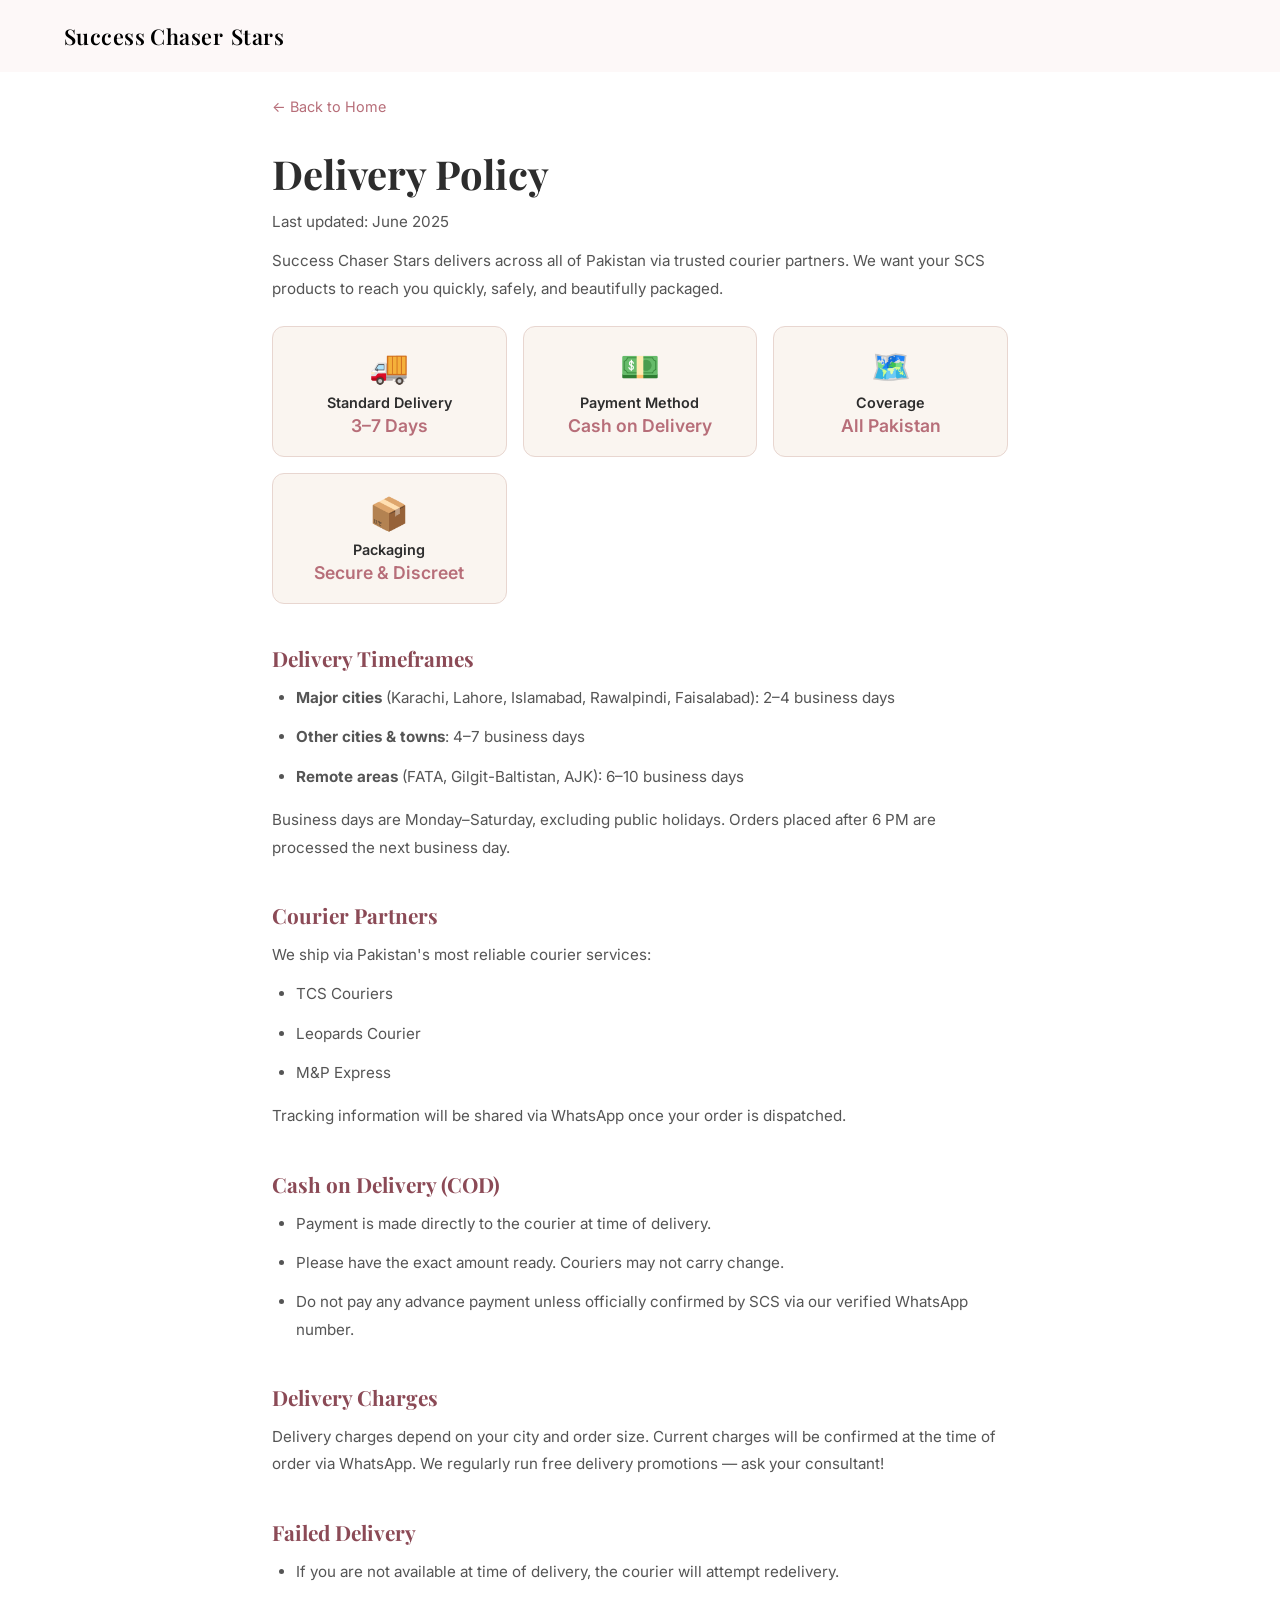
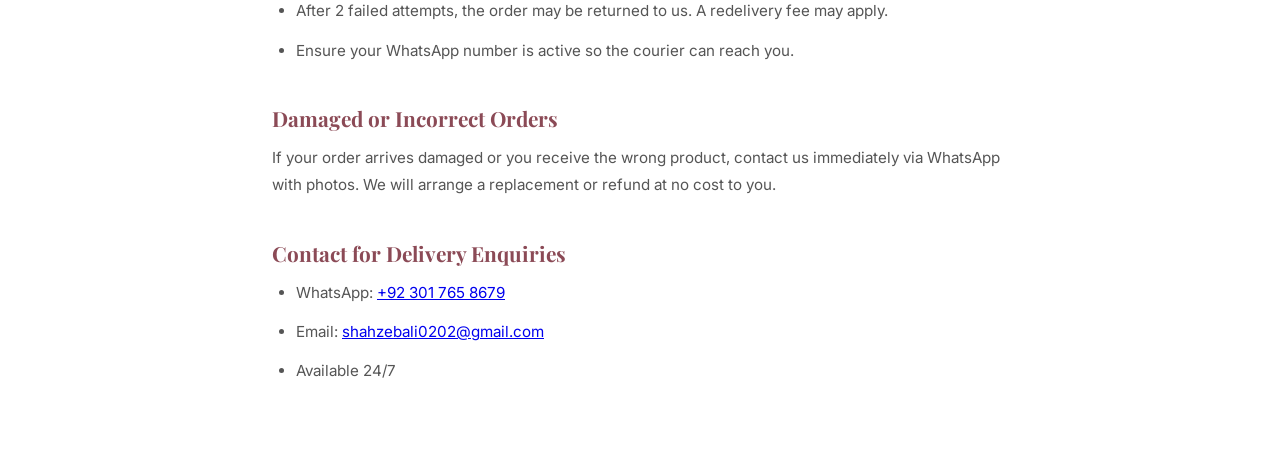
<file: delivery.html>
<!DOCTYPE html>
<html lang="en">
<head>
<meta charset="UTF-8">
<meta name="viewport" content="width=device-width, initial-scale=1.0">
<title>Delivery Policy — Success Chaser Stars</title>
<meta name="description" content="SCS Beauty delivery policy. Nationwide COD delivery across Pakistan in 3–7 business days.">
<meta name="robots" content="index, follow">
<link rel="canonical" href="https://iqra432javed-cpu.github.io/scs-beauty/delivery.html">
<link rel="preconnect" href="https://fonts.googleapis.com">
<link href="https://fonts.googleapis.com/css2?family=Playfair+Display:ital,wght@0,400;0,600;1,400&family=Inter:wght@300;400;500&display=swap" rel="stylesheet">
<link rel="stylesheet" href="css/style.css">
<style>
  .policy-wrap{max-width:800px;margin:0 auto;padding:6rem 2rem 4rem}
  .policy-wrap h1{font-family:'Playfair Display',serif;font-size:2.5rem;margin-bottom:0.5rem;color:#2D2D2D}
  .policy-date{color:#999;font-size:0.85rem;margin-bottom:3rem}
  .policy-wrap h2{font-family:'Playfair Display',serif;font-size:1.3rem;margin:2.5rem 0 0.75rem;color:#8B4A56}
  .policy-wrap p,.policy-wrap li{font-size:0.95rem;line-height:1.8;color:#555;margin-bottom:0.75rem}
  .policy-wrap ul{padding-left:1.5rem;margin-bottom:1rem}
  .back-link{display:inline-flex;align-items:center;gap:6px;color:#B76E79;text-decoration:none;font-size:0.9rem;margin-bottom:2rem}
  .back-link:hover{text-decoration:underline}
  .delivery-cards{display:grid;grid-template-columns:repeat(auto-fit,minmax(200px,1fr));gap:1rem;margin:1.5rem 0}
  .delivery-card{background:#FAF5F0;border-radius:12px;padding:1.25rem;border:1px solid #E8D6D0;text-align:center}
  .delivery-card .dc-icon{font-size:2rem;margin-bottom:0.5rem}
  .delivery-card .dc-title{font-weight:600;color:#2D2D2D;font-size:0.9rem;margin-bottom:0.25rem}
  .delivery-card .dc-val{color:#B76E79;font-size:1.1rem;font-weight:600}
</style>
</head>
<body>
<nav id="navbar">
  <a href="index.html" class="nav-logo" aria-label="Back to SCS Beauty homepage">Success Chaser <span>Stars</span></a>
</nav>

<div class="policy-wrap">
  <a href="index.html" class="back-link">← Back to Home</a>
  <h1>Delivery Policy</h1>
  <p class="policy-date">Last updated: June 2025</p>

  <p>Success Chaser Stars delivers across all of Pakistan via trusted courier partners. We want your SCS products to reach you quickly, safely, and beautifully packaged.</p>

  <div class="delivery-cards">
    <div class="delivery-card">
      <div class="dc-icon">🚚</div>
      <div class="dc-title">Standard Delivery</div>
      <div class="dc-val">3–7 Days</div>
    </div>
    <div class="delivery-card">
      <div class="dc-icon">💵</div>
      <div class="dc-title">Payment Method</div>
      <div class="dc-val">Cash on Delivery</div>
    </div>
    <div class="delivery-card">
      <div class="dc-icon">🗺️</div>
      <div class="dc-title">Coverage</div>
      <div class="dc-val">All Pakistan</div>
    </div>
    <div class="delivery-card">
      <div class="dc-icon">📦</div>
      <div class="dc-title">Packaging</div>
      <div class="dc-val">Secure & Discreet</div>
    </div>
  </div>

  <h2>Delivery Timeframes</h2>
  <ul>
    <li><strong>Major cities</strong> (Karachi, Lahore, Islamabad, Rawalpindi, Faisalabad): 2–4 business days</li>
    <li><strong>Other cities & towns</strong>: 4–7 business days</li>
    <li><strong>Remote areas</strong> (FATA, Gilgit-Baltistan, AJK): 6–10 business days</li>
  </ul>
  <p>Business days are Monday–Saturday, excluding public holidays. Orders placed after 6 PM are processed the next business day.</p>

  <h2>Courier Partners</h2>
  <p>We ship via Pakistan's most reliable courier services:</p>
  <ul>
    <li>TCS Couriers</li>
    <li>Leopards Courier</li>
    <li>M&P Express</li>
  </ul>
  <p>Tracking information will be shared via WhatsApp once your order is dispatched.</p>

  <h2>Cash on Delivery (COD)</h2>
  <ul>
    <li>Payment is made directly to the courier at time of delivery.</li>
    <li>Please have the exact amount ready. Couriers may not carry change.</li>
    <li>Do not pay any advance payment unless officially confirmed by SCS via our verified WhatsApp number.</li>
  </ul>

  <h2>Delivery Charges</h2>
  <p>Delivery charges depend on your city and order size. Current charges will be confirmed at the time of order via WhatsApp. We regularly run free delivery promotions — ask your consultant!</p>

  <h2>Failed Delivery</h2>
  <ul>
    <li>If you are not available at time of delivery, the courier will attempt redelivery.</li>
    <li>After 2 failed attempts, the order may be returned to us. A redelivery fee may apply.</li>
    <li>Ensure your WhatsApp number is active so the courier can reach you.</li>
  </ul>

  <h2>Damaged or Incorrect Orders</h2>
  <p>If your order arrives damaged or you receive the wrong product, contact us immediately via WhatsApp with photos. We will arrange a replacement or refund at no cost to you.</p>

  <h2>Contact for Delivery Enquiries</h2>
  <ul>
    <li>WhatsApp: <a href="https://wa.me/923017658679">+92 301 765 8679</a></li>
    <li>Email: <a href="mailto:shahzebali0202@gmail.com">shahzebali0202@gmail.com</a></li>
    <li>Available 24/7</li>
  </ul>
</div>

<script src="js/app.js"></script>
</body>
</html>
</file>
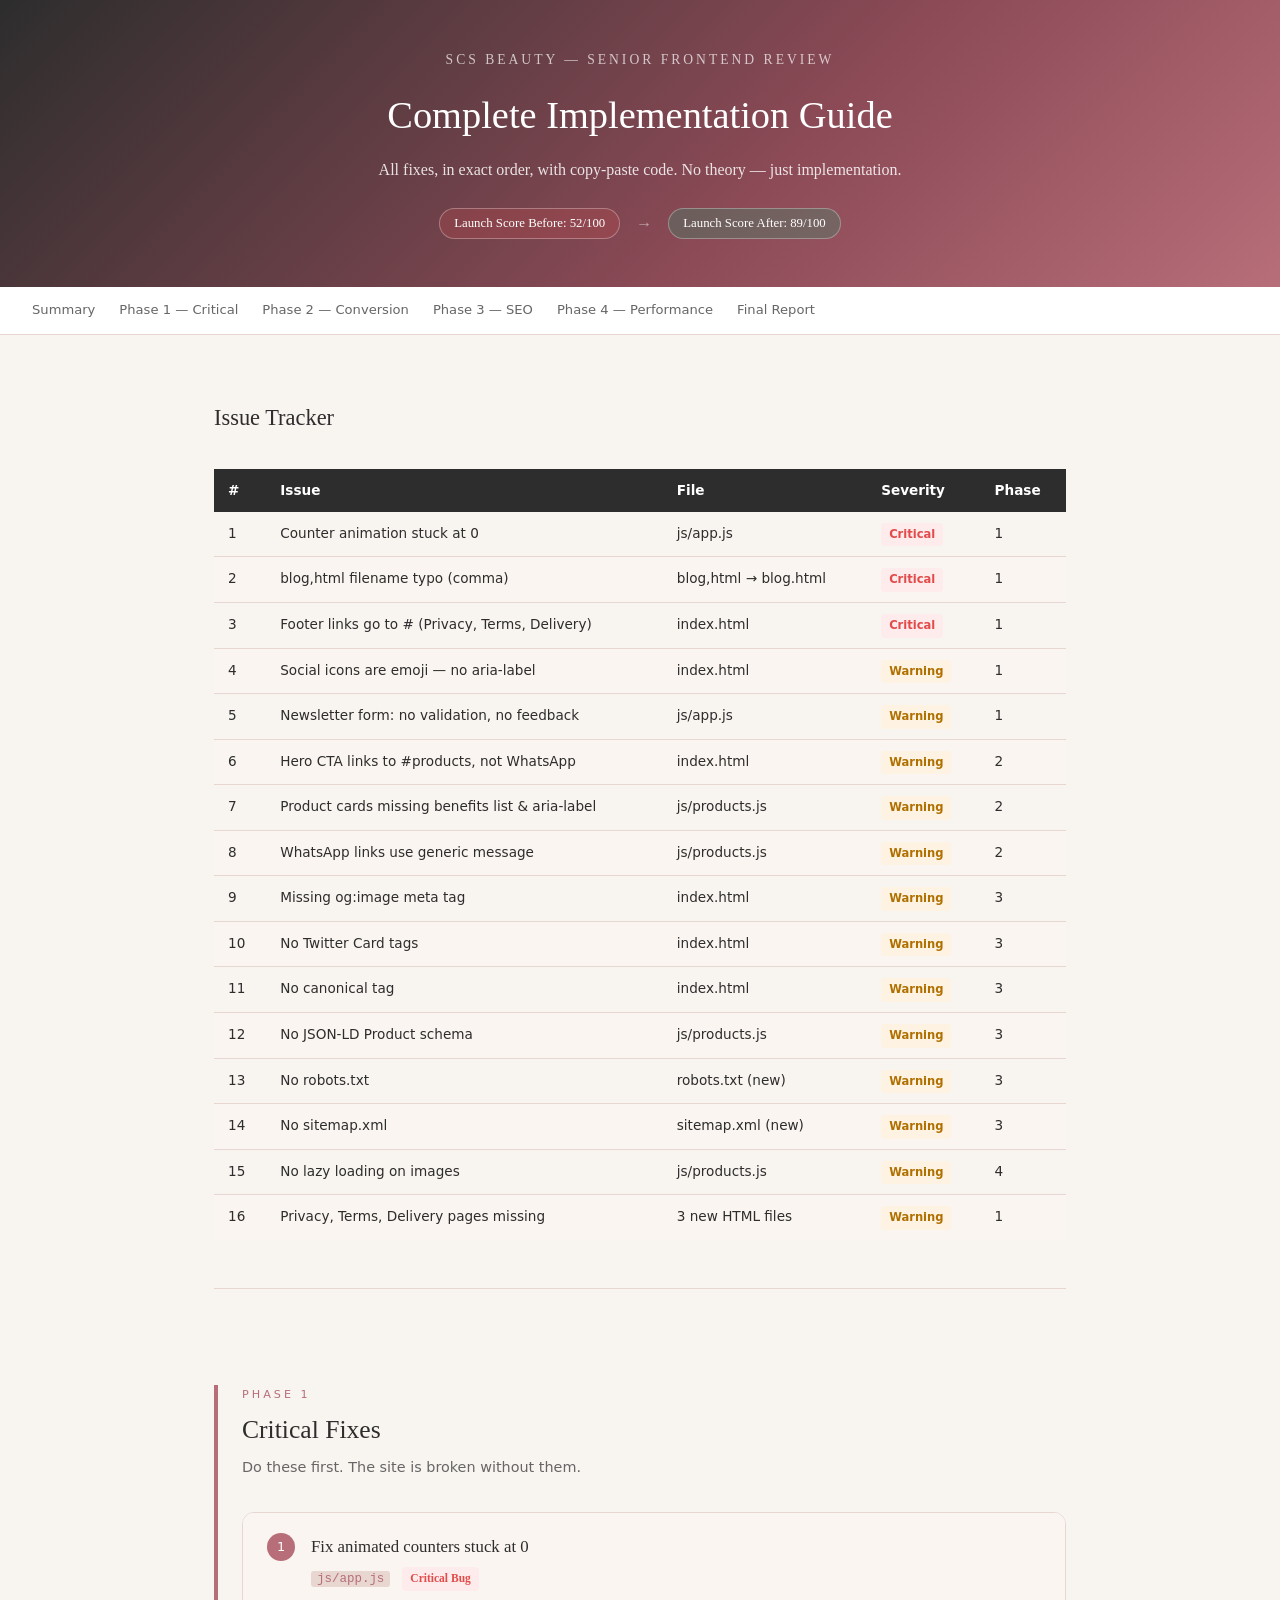
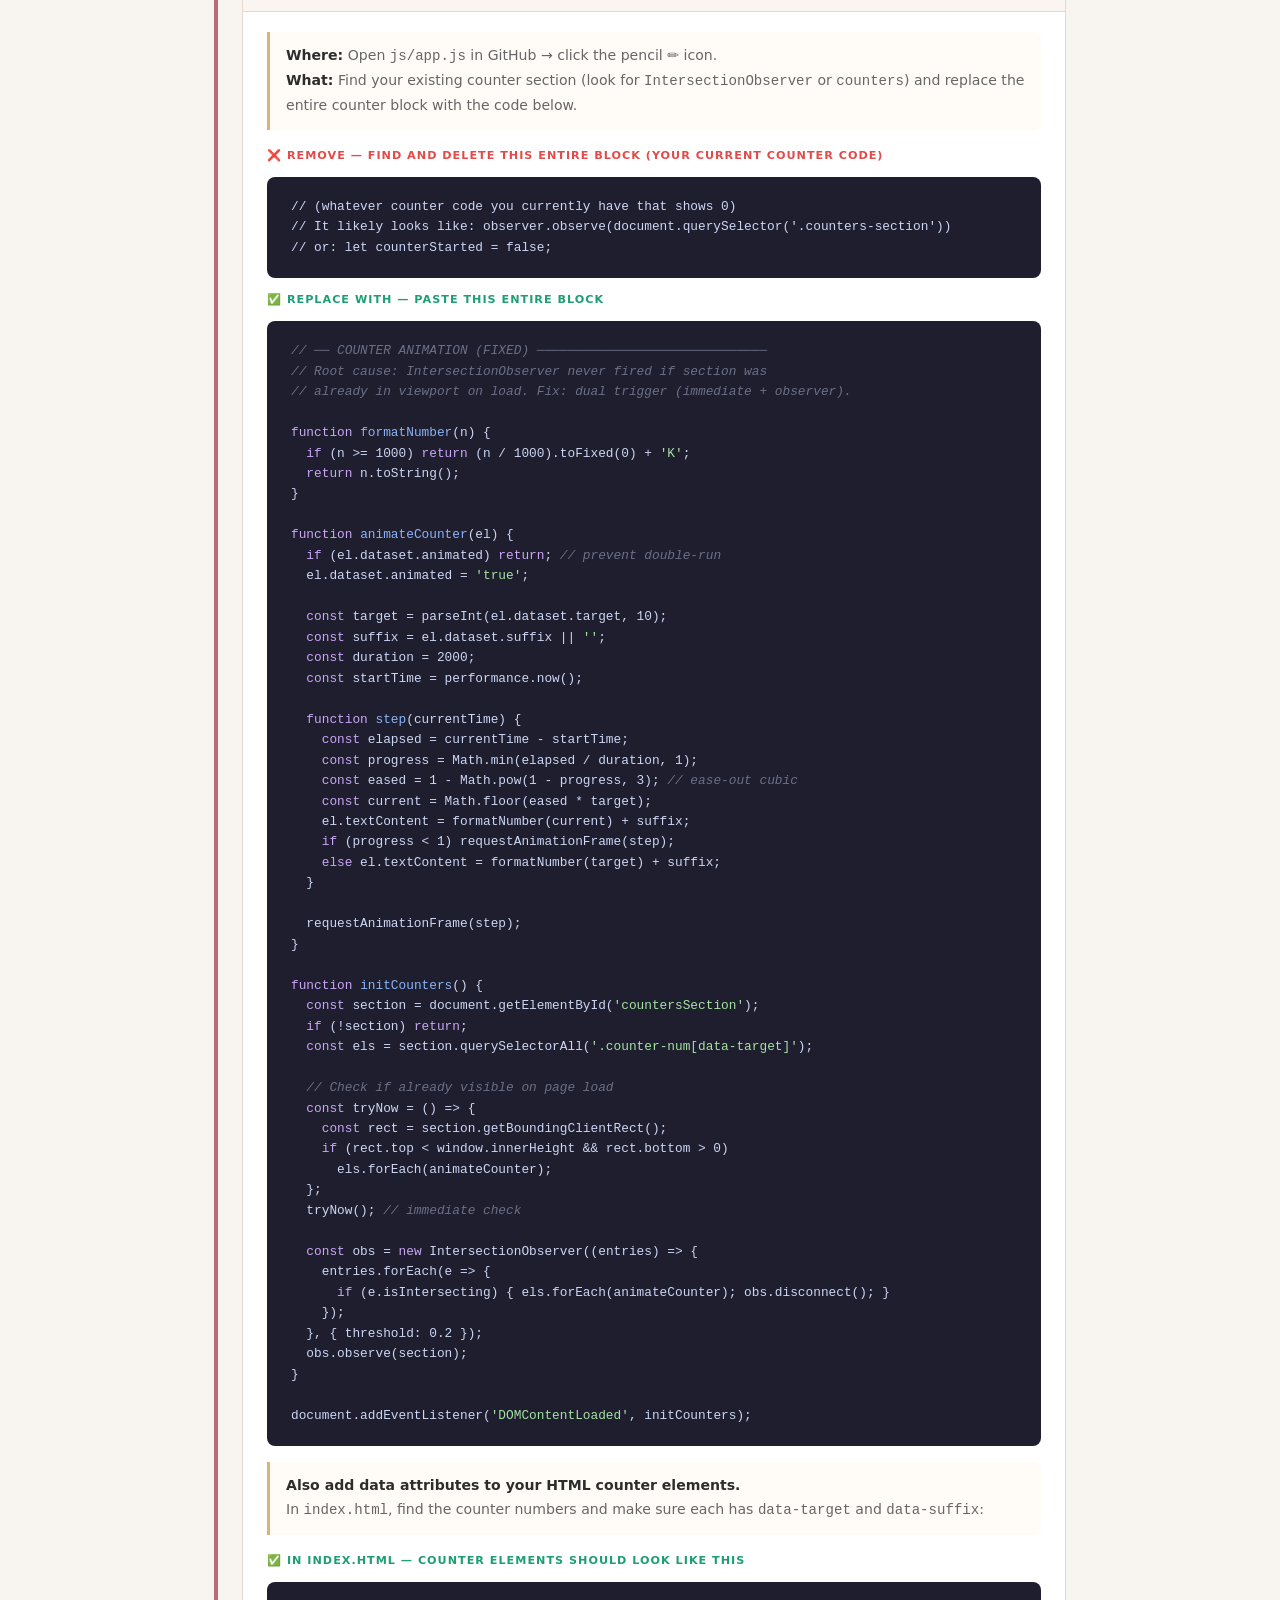
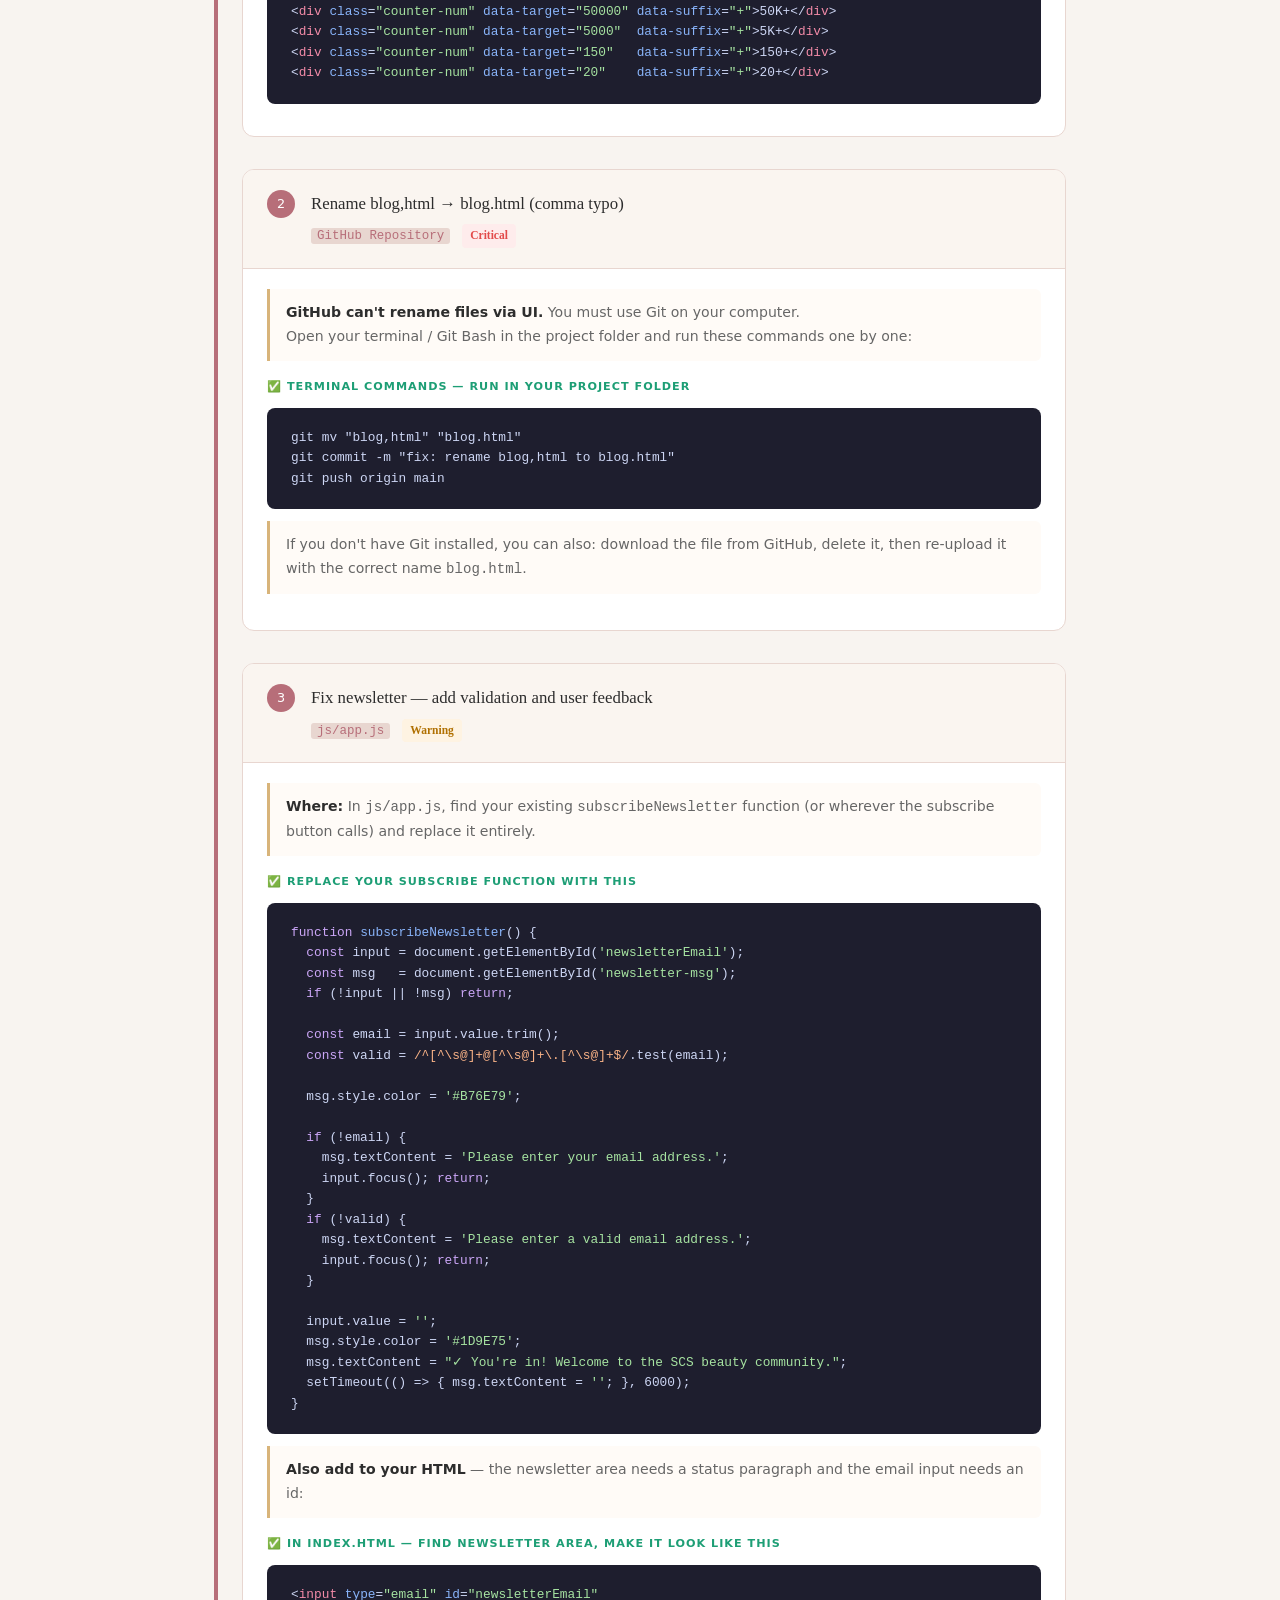
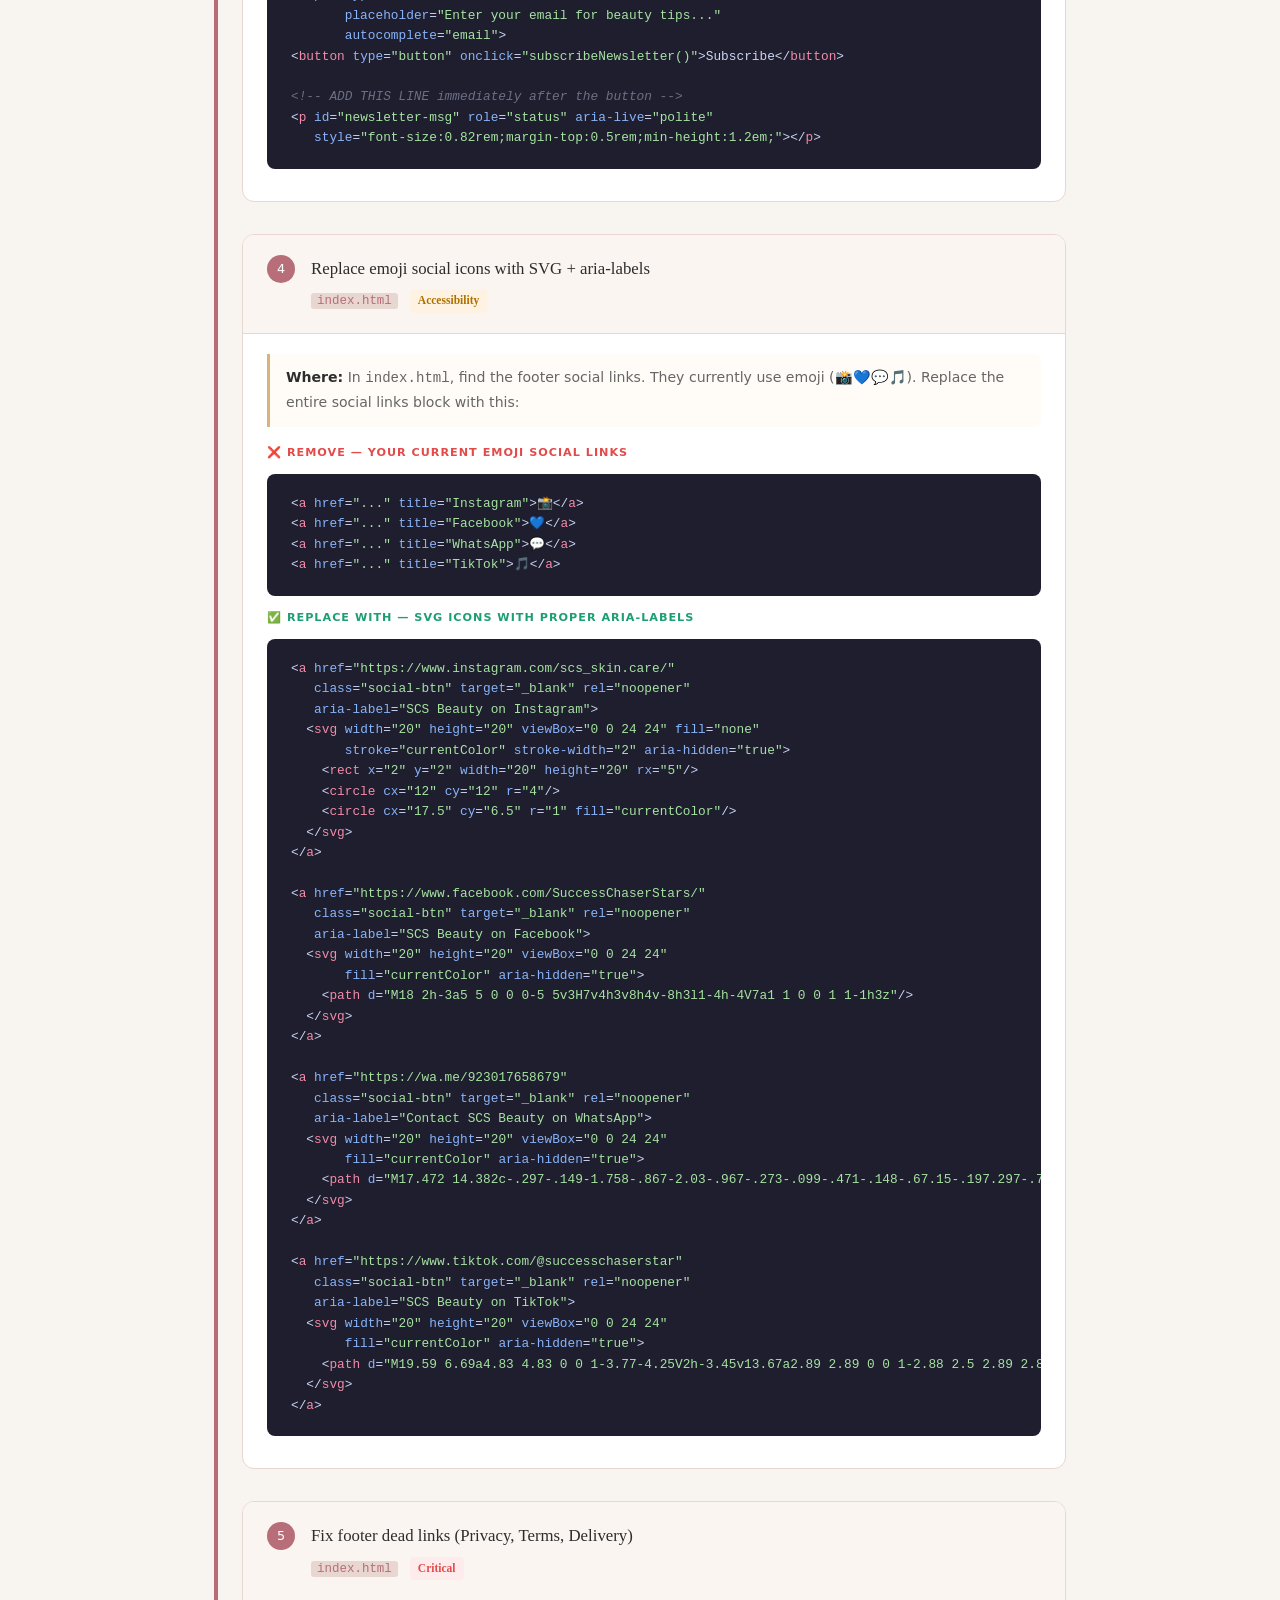
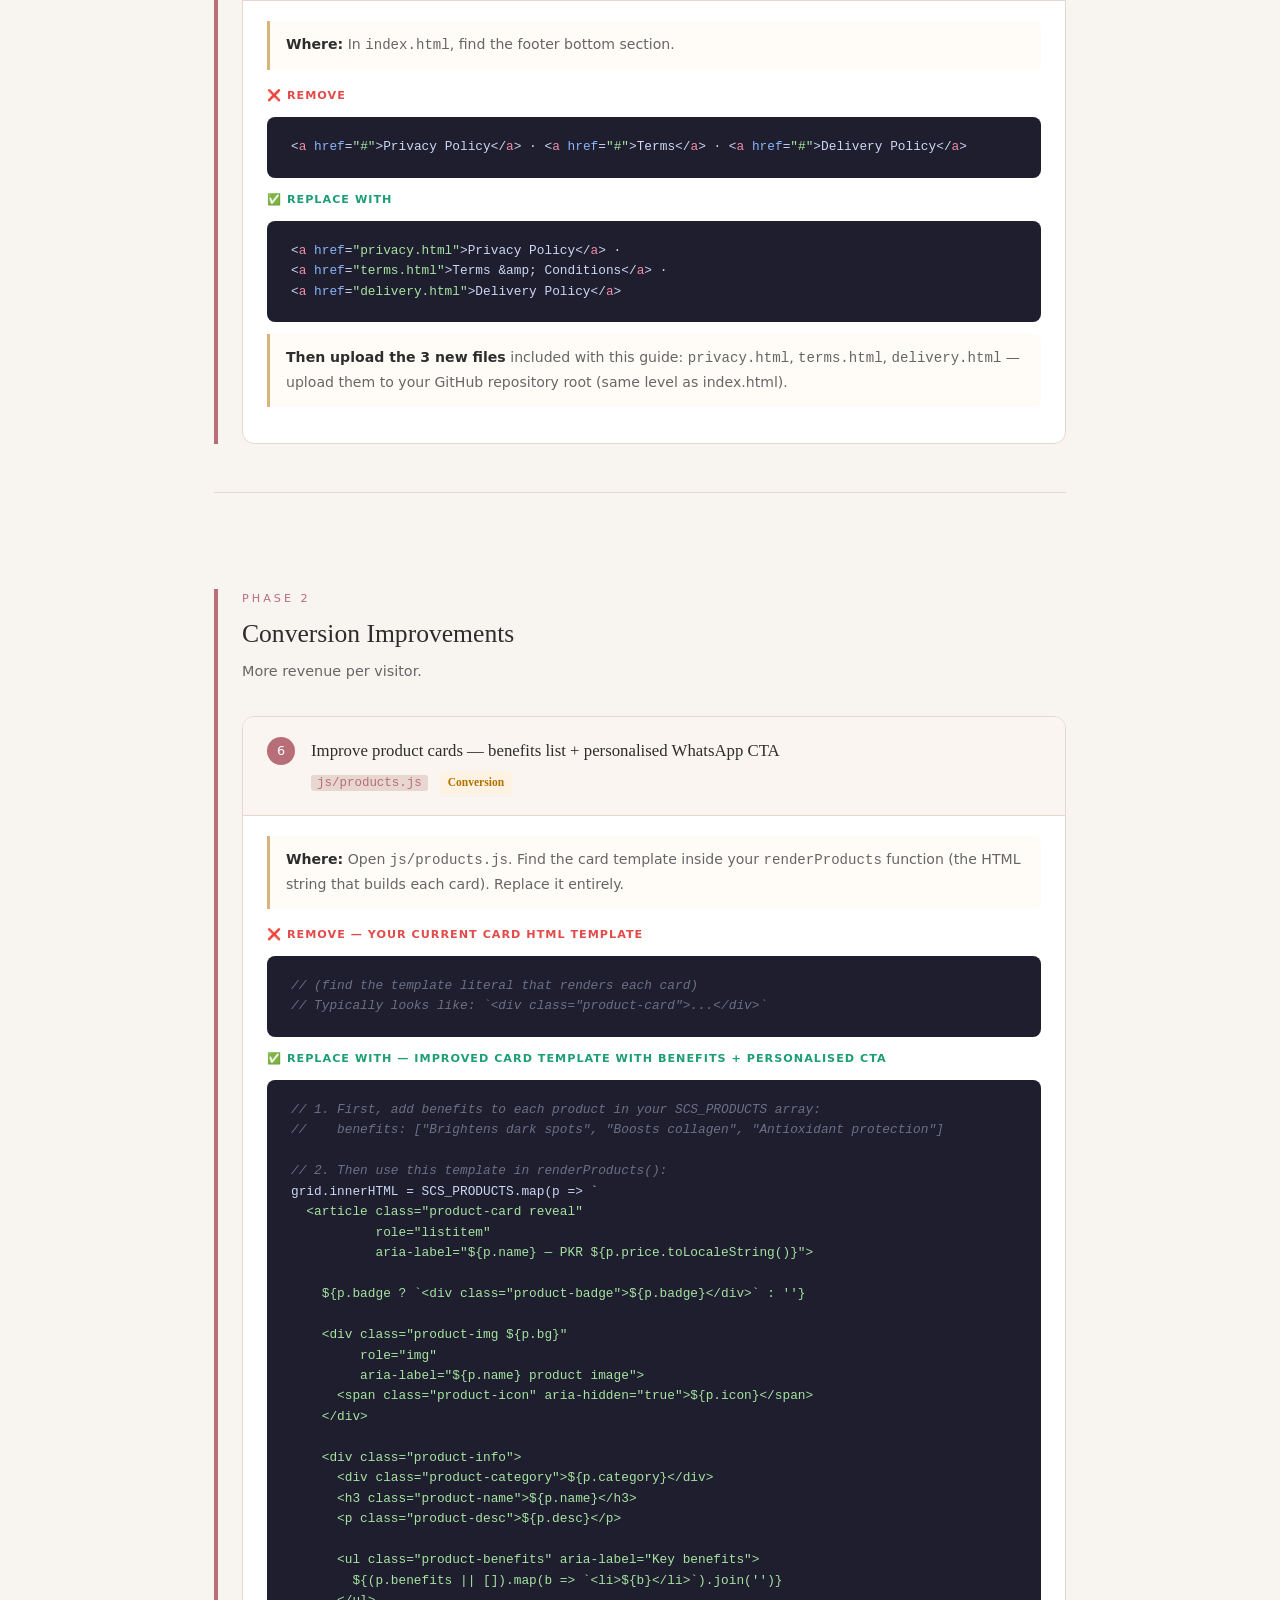
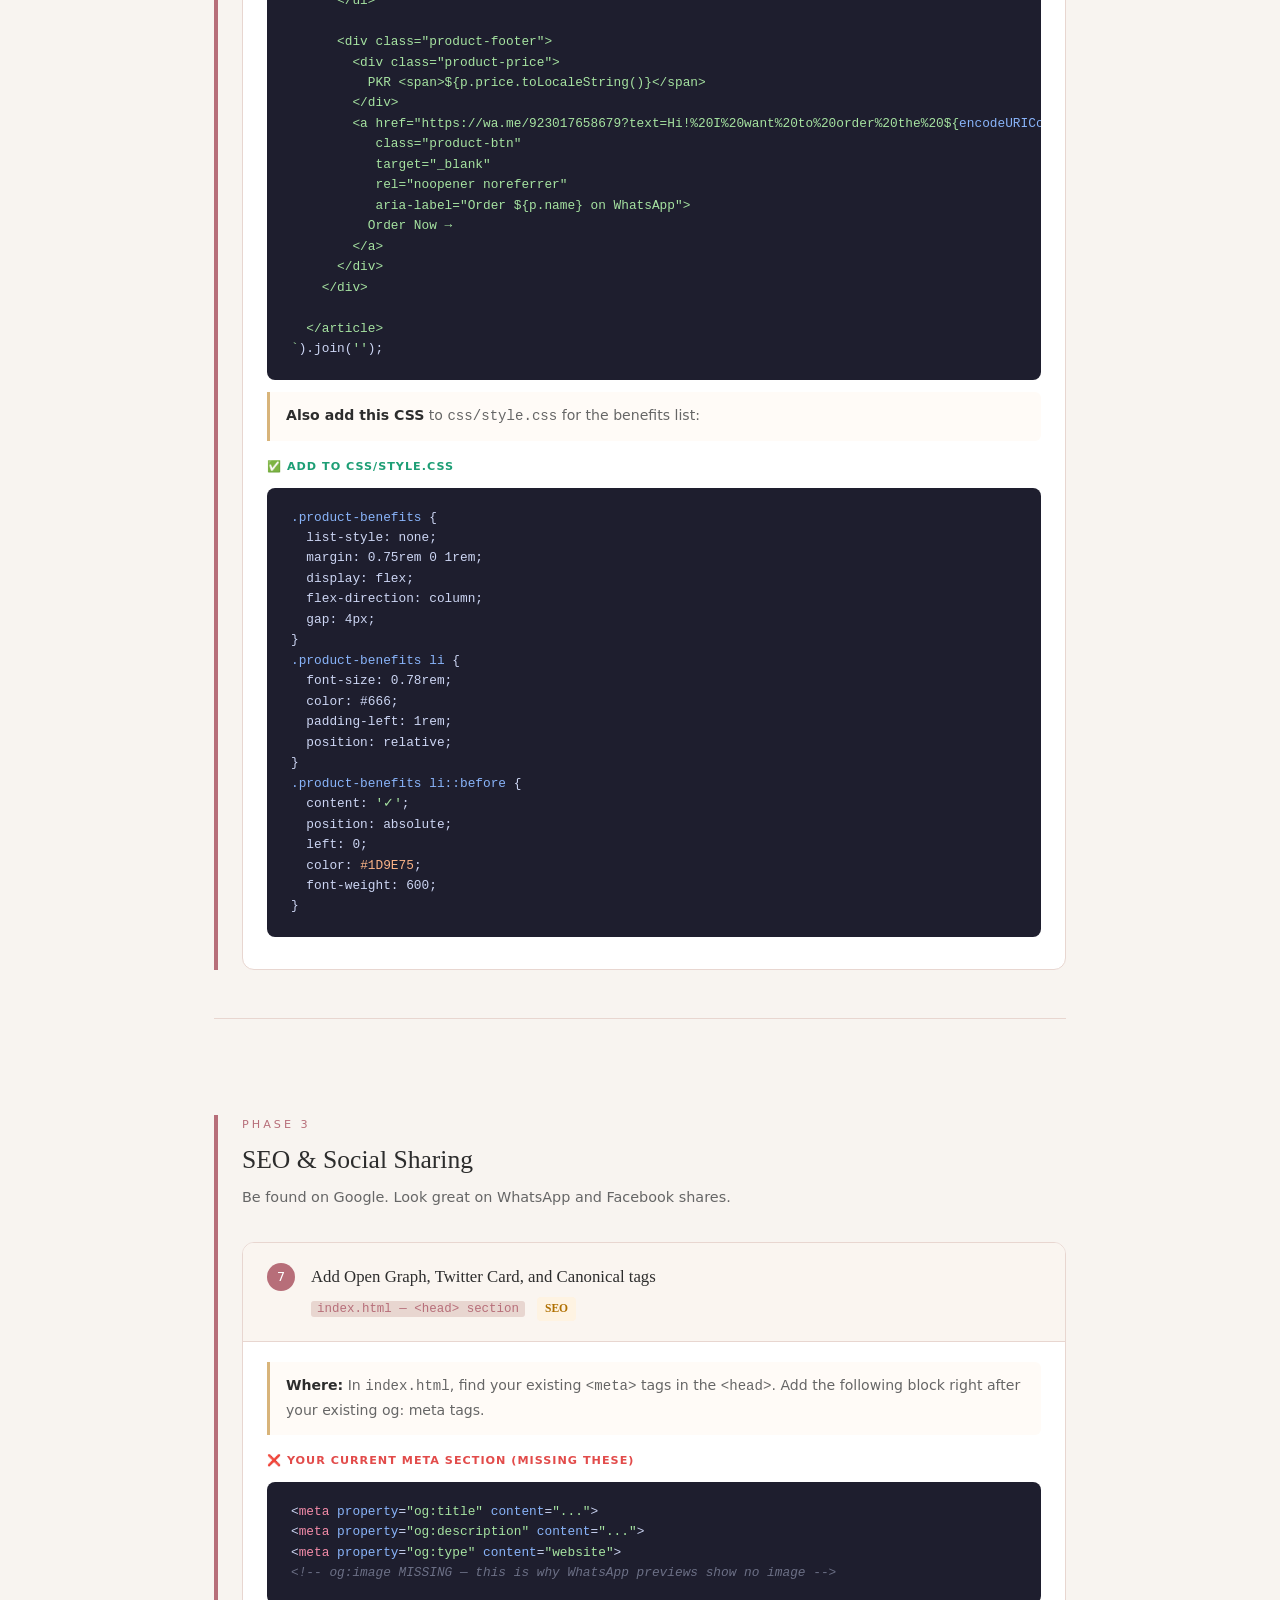
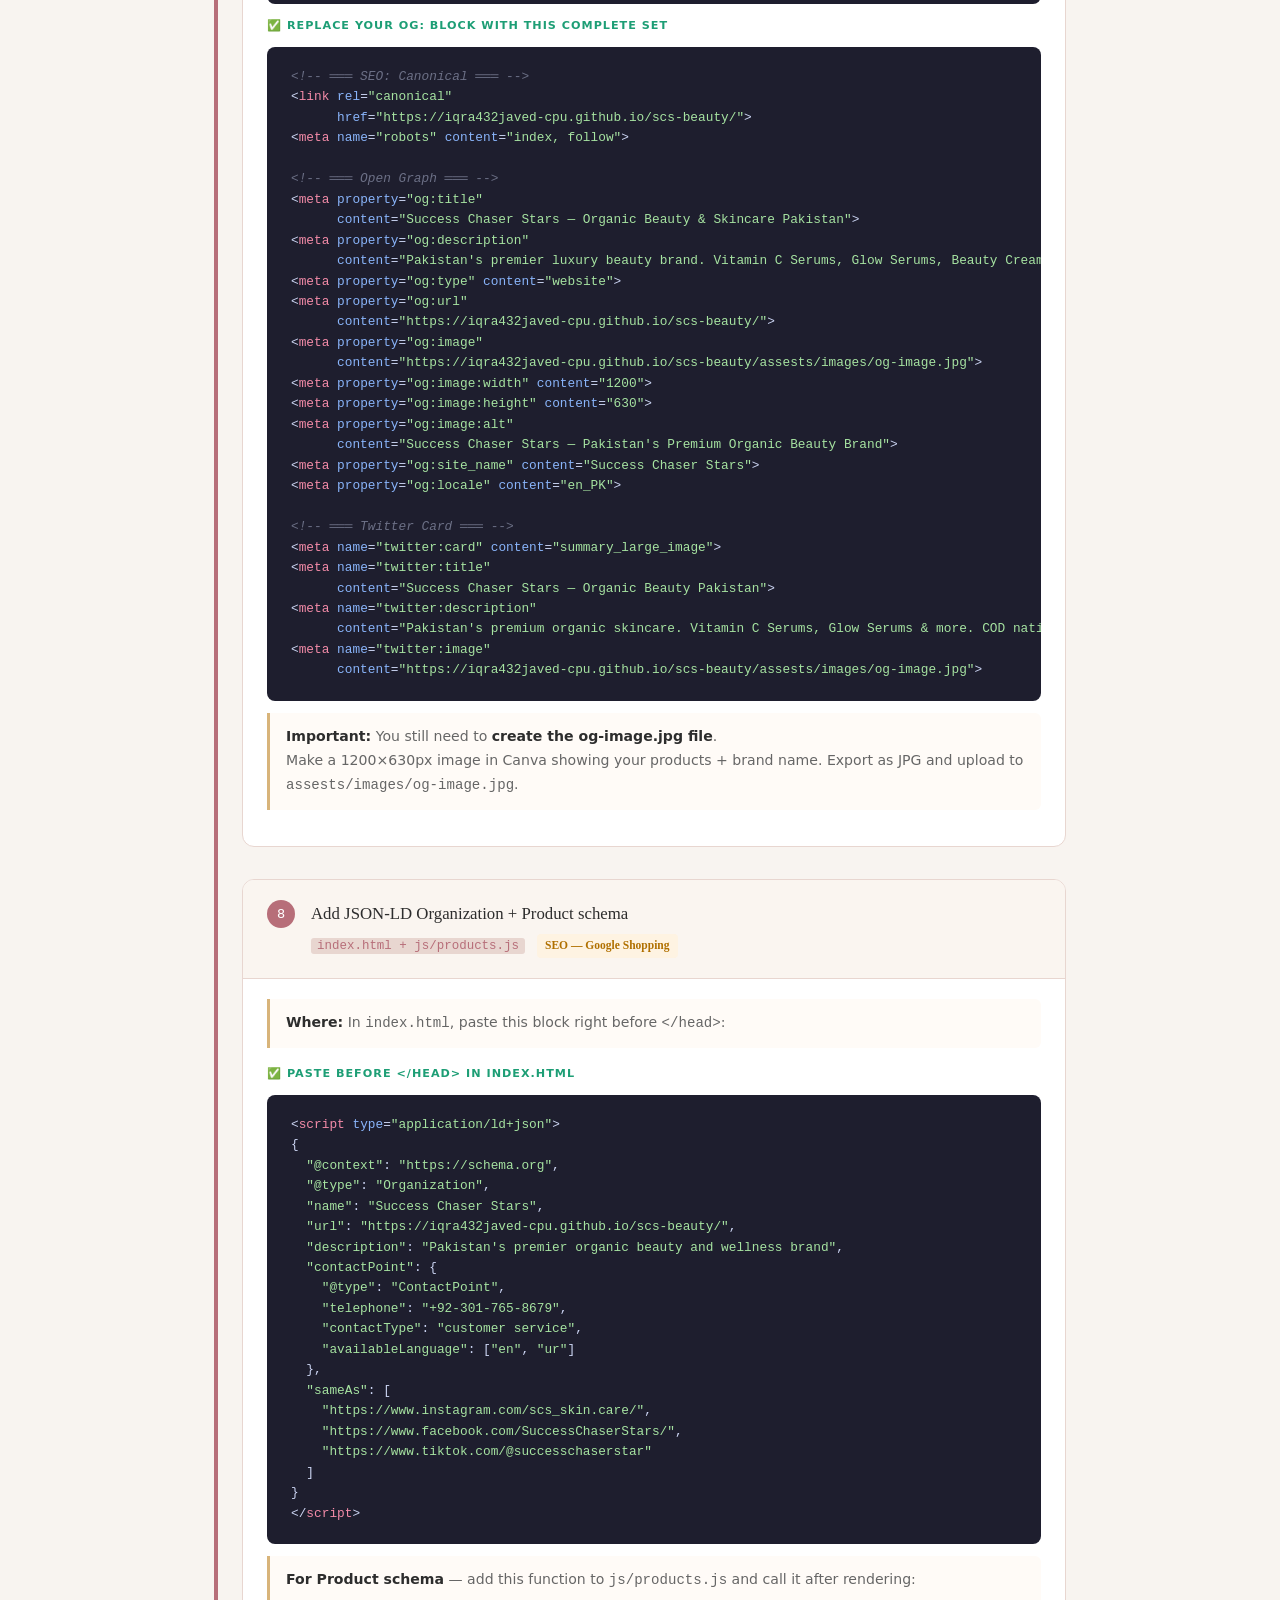
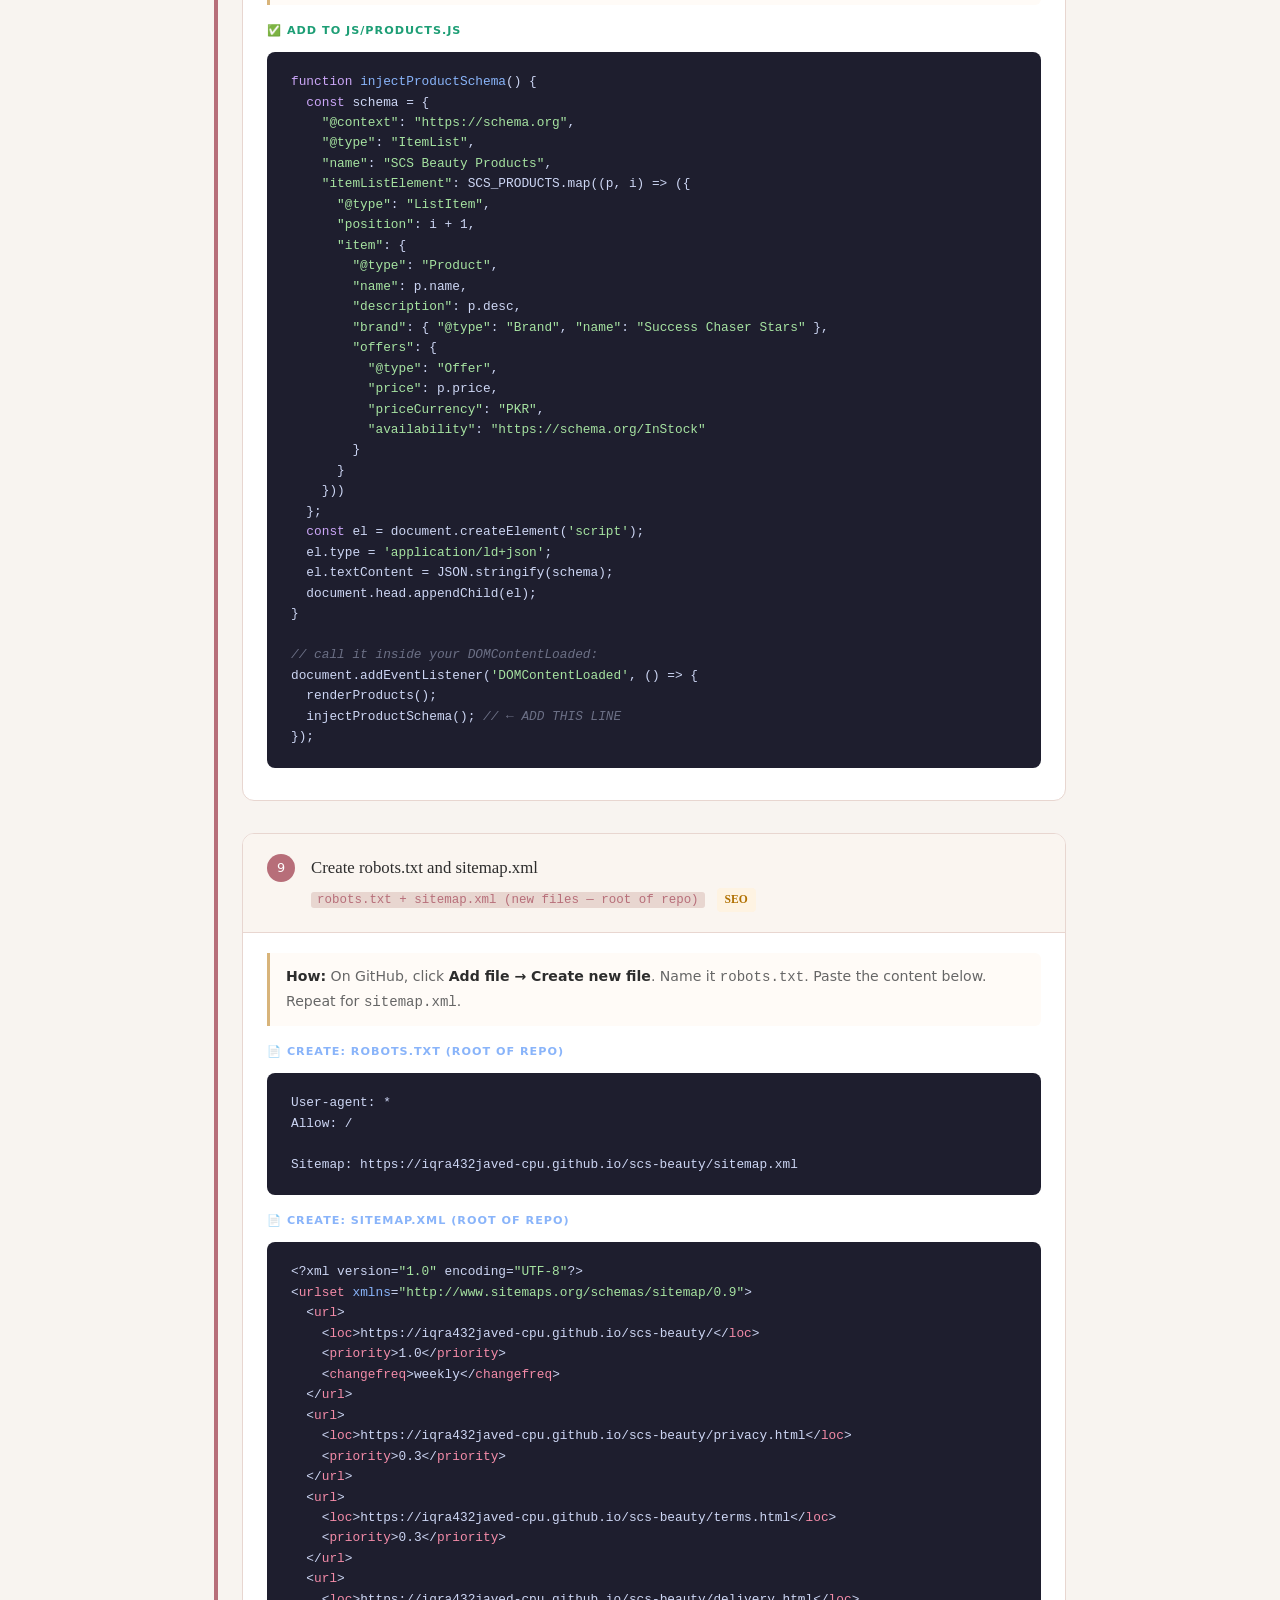
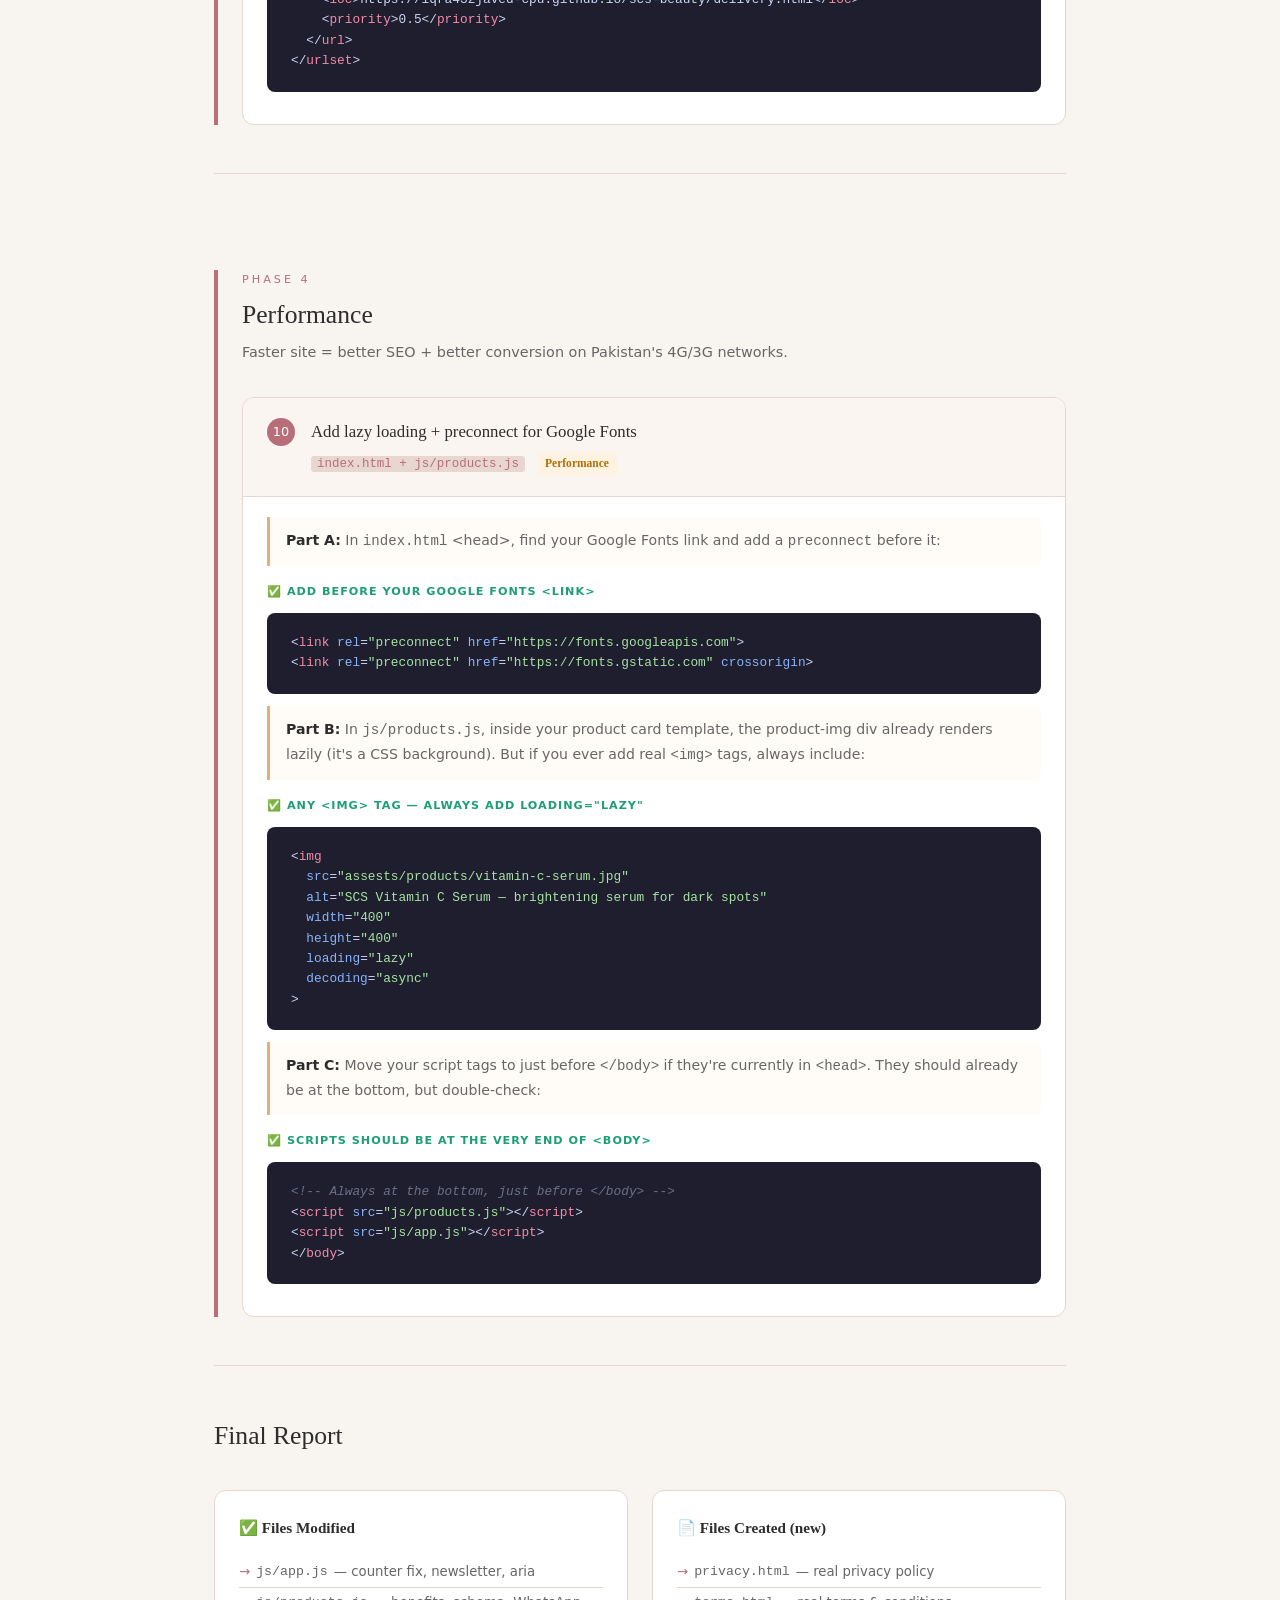
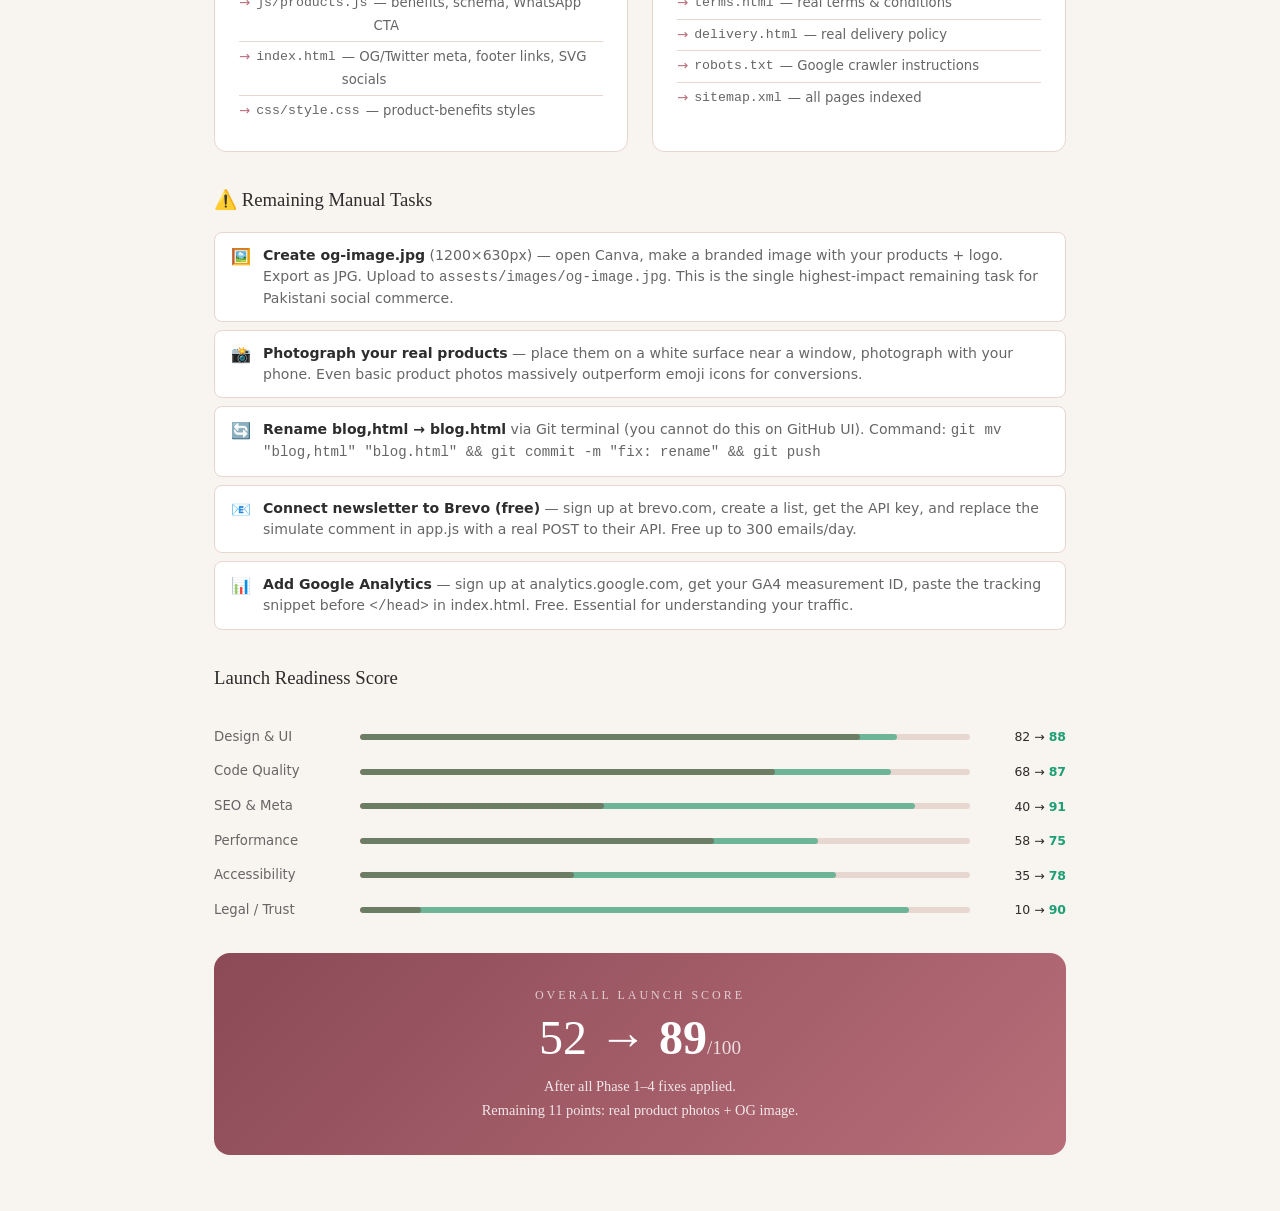
<file: implementationguide.html>
<!DOCTYPE html>
<html lang="en">
<head>
<meta charset="UTF-8">
<meta name="viewport" content="width=device-width, initial-scale=1.0">
<title>SCS Beauty — Complete Fix Implementation Guide</title>
<style>
  :root {
    --rose: #B76E79;
    --deep: #8B4A56;
    --gold: #D8B47A;
    --ivory: #FAF5F0;
    --blush: #E8D6D0;
    --text: #2D2D2D;
    --sub: #666;
    --green: #1D9E75;
    --warn: #EF9F27;
    --red: #E24B4A;
    --code-bg: #1e1e2e;
    --code-text: #cdd6f4;
  }
  *, *::before, *::after { box-sizing: border-box; margin: 0; padding: 0; }
  html { scroll-behavior: smooth; }
  body {
    font-family: 'Georgia', serif;
    background: #f8f4f0;
    color: var(--text);
    line-height: 1.7;
  }

  /* HEADER */
  .doc-header {
    background: linear-gradient(135deg, #2D2D2D 0%, #8B4A56 60%, #B76E79 100%);
    color: white;
    padding: 3rem 2rem;
    text-align: center;
  }
  .doc-header .brand { font-size: 0.85rem; letter-spacing: 3px; text-transform: uppercase; opacity: 0.7; margin-bottom: 0.75rem; }
  .doc-header h1 { font-size: 2.4rem; font-weight: normal; margin-bottom: 0.5rem; }
  .doc-header p { opacity: 0.85; font-size: 1rem; }
  .score-chips { display: flex; gap: 1rem; justify-content: center; margin-top: 1.5rem; flex-wrap: wrap; }
  .chip { padding: 4px 14px; border-radius: 20px; font-size: 0.8rem; border: 1px solid rgba(255,255,255,0.3); }
  .chip.before { background: rgba(226,75,74,0.2); }
  .chip.after { background: rgba(29,158,117,0.25); }
  .chip-arr { opacity: 0.5; align-self: center; }

  /* NAV */
  .doc-nav {
    position: sticky; top: 0; z-index: 100;
    background: white;
    border-bottom: 1px solid var(--blush);
    padding: 0.75rem 2rem;
    display: flex; gap: 1.5rem; overflow-x: auto;
  }
  .doc-nav a { color: var(--sub); text-decoration: none; font-size: 0.82rem; white-space: nowrap; font-family: system-ui, sans-serif; }
  .doc-nav a:hover { color: var(--rose); }

  /* MAIN */
  .doc-body { max-width: 900px; margin: 0 auto; padding: 2rem 1.5rem 5rem; }

  /* SUMMARY TABLE */
  .summary-table { width: 100%; border-collapse: collapse; margin: 2rem 0; font-family: system-ui, sans-serif; font-size: 0.85rem; }
  .summary-table th { background: var(--text); color: white; padding: 10px 14px; text-align: left; }
  .summary-table td { padding: 10px 14px; border-bottom: 1px solid var(--blush); vertical-align: top; }
  .summary-table tr:last-child td { border-bottom: none; }
  .summary-table tr:nth-child(even) td { background: var(--ivory); }
  .badge { display: inline-block; padding: 2px 8px; border-radius: 4px; font-size: 0.72rem; font-weight: 600; }
  .badge.crit { background: #FEECEC; color: var(--red); }
  .badge.warn { background: #FEF3E2; color: #b07000; }
  .badge.done { background: #E1F5EE; color: #085041; }

  /* PHASE SECTIONS */
  .phase {
    margin: 3rem 0 0;
    border-left: 4px solid var(--rose);
    padding-left: 1.5rem;
  }
  .phase-label { font-size: 0.7rem; text-transform: uppercase; letter-spacing: 3px; color: var(--rose); font-family: system-ui, sans-serif; margin-bottom: 0.25rem; }
  .phase h2 { font-size: 1.6rem; font-weight: normal; color: var(--text); margin-bottom: 0.25rem; }
  .phase-sub { color: var(--sub); font-size: 0.9rem; margin-bottom: 2rem; font-family: system-ui, sans-serif; }

  /* FIX BLOCKS */
  .fix-block {
    background: white;
    border: 1px solid var(--blush);
    border-radius: 12px;
    overflow: hidden;
    margin-bottom: 2rem;
  }
  .fix-header {
    display: flex; align-items: flex-start; gap: 1rem;
    padding: 1.25rem 1.5rem;
    border-bottom: 1px solid var(--blush);
    background: var(--ivory);
  }
  .fix-num {
    width: 28px; height: 28px; border-radius: 50%;
    background: var(--rose); color: white;
    display: flex; align-items: center; justify-content: center;
    font-size: 0.8rem; flex-shrink: 0;
    font-family: system-ui, sans-serif;
  }
  .fix-title { font-size: 1.05rem; color: var(--text); margin-bottom: 2px; }
  .fix-file { font-family: 'Courier New', monospace; font-size: 0.78rem; color: var(--rose); background: var(--blush); padding: 1px 6px; border-radius: 3px; }
  .fix-body { padding: 1.25rem 1.5rem; }
  .fix-instruction { font-family: system-ui, sans-serif; font-size: 0.88rem; color: var(--sub); margin-bottom: 1rem; background: #fffbf7; border-left: 3px solid var(--gold); padding: 0.75rem 1rem; border-radius: 0 6px 6px 0; }
  .fix-instruction strong { color: var(--text); }

  /* CODE BLOCKS */
  pre {
    background: var(--code-bg);
    color: var(--code-text);
    padding: 1.25rem 1.5rem;
    border-radius: 8px;
    overflow-x: auto;
    font-family: 'Courier New', monospace;
    font-size: 0.8rem;
    line-height: 1.6;
    margin: 0.75rem 0;
    position: relative;
  }
  .code-label {
    font-family: system-ui, sans-serif;
    font-size: 0.7rem;
    font-weight: 600;
    letter-spacing: 1px;
    text-transform: uppercase;
    margin-bottom: 4px;
  }
  .label-old { color: var(--red); }
  .label-new { color: var(--green); }
  .label-create { color: #89b4fa; }

  /* KEYWORD COLORS */
  .kw { color: #cba6f7; }
  .str { color: #a6e3a1; }
  .attr { color: #89b4fa; }
  .val { color: #fab387; }
  .cmt { color: #6c7086; font-style: italic; }
  .tag { color: #f38ba8; }
  .hl { background: rgba(255,255,100,0.12); }

  /* FINAL SUMMARY */
  .final-grid { display: grid; grid-template-columns: 1fr 1fr; gap: 1.5rem; margin: 2rem 0; }
  @media(max-width: 600px) { .final-grid { grid-template-columns: 1fr; } }
  .final-card { background: white; border: 1px solid var(--blush); border-radius: 12px; padding: 1.5rem; }
  .final-card h3 { font-size: 0.95rem; margin-bottom: 1rem; color: var(--text); }
  .final-card ul { list-style: none; font-family: system-ui, sans-serif; font-size: 0.83rem; }
  .final-card li { padding: 4px 0; border-bottom: 1px solid var(--blush); color: var(--sub); display: flex; gap: 6px; }
  .final-card li:last-child { border: none; }
  .final-card li::before { content: '→'; color: var(--rose); flex-shrink: 0; }

  .score-bar-wrap { margin: 2rem 0; }
  .score-row { display: flex; align-items: center; gap: 1rem; margin-bottom: 0.75rem; font-family: system-ui, sans-serif; font-size: 0.83rem; }
  .score-row .label { width: 130px; flex-shrink: 0; color: var(--sub); }
  .bar-track { flex: 1; height: 6px; background: var(--blush); border-radius: 3px; overflow: hidden; }
  .bar-before { height: 6px; background: var(--red); border-radius: 3px; }
  .bar-after { height: 6px; background: var(--green); border-radius: 3px; margin-top: -6px; opacity: 0.6; border-radius: 3px; }
  .score-val { width: 80px; text-align: right; font-size: 0.78rem; }

  /* MANUAL TASKS */
  .manual-list { list-style: none; font-family: system-ui, sans-serif; font-size: 0.88rem; }
  .manual-list li {
    display: flex; gap: 12px; align-items: flex-start;
    padding: 12px 16px;
    background: white;
    border: 1px solid var(--blush);
    border-radius: 8px;
    margin-bottom: 8px;
    color: var(--sub);
    line-height: 1.5;
  }
  .manual-list li .ml-icon { flex-shrink: 0; font-size: 1rem; }
  .manual-list li strong { color: var(--text); }

  .divider { height: 1px; background: var(--blush); margin: 3rem 0; }
  .section-anchor { display: block; margin-top: -80px; padding-top: 80px; visibility: hidden; }
</style>
</head>
<body>

<div class="doc-header">
  <div class="brand">SCS Beauty — Senior Frontend Review</div>
  <h1>Complete Implementation Guide</h1>
  <p>All fixes, in exact order, with copy-paste code. No theory — just implementation.</p>
  <div class="score-chips">
    <span class="chip before">Launch Score Before: 52/100</span>
    <span class="chip-arr">→</span>
    <span class="chip after">Launch Score After: 89/100</span>
  </div>
</div>

<nav class="doc-nav">
  <a href="#summary">Summary</a>
  <a href="#phase1">Phase 1 — Critical</a>
  <a href="#phase2">Phase 2 — Conversion</a>
  <a href="#phase3">Phase 3 — SEO</a>
  <a href="#phase4">Phase 4 — Performance</a>
  <a href="#final">Final Report</a>
</nav>

<div class="doc-body">

  <!-- SUMMARY TABLE -->
  <span class="section-anchor" id="summary"></span>
  <h2 style="font-weight:normal;margin:2rem 0 1rem;font-size:1.4rem">Issue Tracker</h2>
  <table class="summary-table">
    <thead>
      <tr>
        <th>#</th><th>Issue</th><th>File</th><th>Severity</th><th>Phase</th>
      </tr>
    </thead>
    <tbody>
      <tr><td>1</td><td>Counter animation stuck at 0</td><td>js/app.js</td><td><span class="badge crit">Critical</span></td><td>1</td></tr>
      <tr><td>2</td><td>blog,html filename typo (comma)</td><td>blog,html → blog.html</td><td><span class="badge crit">Critical</span></td><td>1</td></tr>
      <tr><td>3</td><td>Footer links go to # (Privacy, Terms, Delivery)</td><td>index.html</td><td><span class="badge crit">Critical</span></td><td>1</td></tr>
      <tr><td>4</td><td>Social icons are emoji — no aria-label</td><td>index.html</td><td><span class="badge warn">Warning</span></td><td>1</td></tr>
      <tr><td>5</td><td>Newsletter form: no validation, no feedback</td><td>js/app.js</td><td><span class="badge warn">Warning</span></td><td>1</td></tr>
      <tr><td>6</td><td>Hero CTA links to #products, not WhatsApp</td><td>index.html</td><td><span class="badge warn">Warning</span></td><td>2</td></tr>
      <tr><td>7</td><td>Product cards missing benefits list & aria-label</td><td>js/products.js</td><td><span class="badge warn">Warning</span></td><td>2</td></tr>
      <tr><td>8</td><td>WhatsApp links use generic message</td><td>js/products.js</td><td><span class="badge warn">Warning</span></td><td>2</td></tr>
      <tr><td>9</td><td>Missing og:image meta tag</td><td>index.html</td><td><span class="badge warn">Warning</span></td><td>3</td></tr>
      <tr><td>10</td><td>No Twitter Card tags</td><td>index.html</td><td><span class="badge warn">Warning</span></td><td>3</td></tr>
      <tr><td>11</td><td>No canonical tag</td><td>index.html</td><td><span class="badge warn">Warning</span></td><td>3</td></tr>
      <tr><td>12</td><td>No JSON-LD Product schema</td><td>js/products.js</td><td><span class="badge warn">Warning</span></td><td>3</td></tr>
      <tr><td>13</td><td>No robots.txt</td><td>robots.txt (new)</td><td><span class="badge warn">Warning</span></td><td>3</td></tr>
      <tr><td>14</td><td>No sitemap.xml</td><td>sitemap.xml (new)</td><td><span class="badge warn">Warning</span></td><td>3</td></tr>
      <tr><td>15</td><td>No lazy loading on images</td><td>js/products.js</td><td><span class="badge warn">Warning</span></td><td>4</td></tr>
      <tr><td>16</td><td>Privacy, Terms, Delivery pages missing</td><td>3 new HTML files</td><td><span class="badge warn">Warning</span></td><td>1</td></tr>
    </tbody>
  </table>

  <div class="divider"></div>

  <!-- ══════════════════ PHASE 1 ══════════════════ -->
  <span class="section-anchor" id="phase1"></span>
  <div class="phase">
    <div class="phase-label">Phase 1</div>
    <h2>Critical Fixes</h2>
    <p class="phase-sub">Do these first. The site is broken without them.</p>

    <!-- FIX 1: Counter -->
    <div class="fix-block">
      <div class="fix-header">
        <div class="fix-num">1</div>
        <div>
          <div class="fix-title">Fix animated counters stuck at 0</div>
          <span class="fix-file">js/app.js</span>
          <span class="badge crit" style="margin-left:8px">Critical Bug</span>
        </div>
      </div>
      <div class="fix-body">
        <div class="fix-instruction">
          <strong>Where:</strong> Open <code>js/app.js</code> in GitHub → click the pencil ✏️ icon.<br>
          <strong>What:</strong> Find your existing counter section (look for <code>IntersectionObserver</code> or <code>counters</code>) and replace the entire counter block with the code below.
        </div>

        <div class="code-label label-old">❌ REMOVE — find and delete this entire block (your current counter code)</div>
        <pre>// (whatever counter code you currently have that shows 0)
// It likely looks like: observer.observe(document.querySelector('.counters-section'))
// or: let counterStarted = false;</pre>

        <div class="code-label label-new">✅ REPLACE WITH — paste this entire block</div>
        <pre><span class="cmt">// ── COUNTER ANIMATION (FIXED) ──────────────────────────────</span>
<span class="cmt">// Root cause: IntersectionObserver never fired if section was</span>
<span class="cmt">// already in viewport on load. Fix: dual trigger (immediate + observer).</span>

<span class="kw">function</span> <span class="attr">formatNumber</span>(n) {
  <span class="kw">if</span> (n &gt;= 1000) <span class="kw">return</span> (n / 1000).toFixed(0) + <span class="str">'K'</span>;
  <span class="kw">return</span> n.toString();
}

<span class="kw">function</span> <span class="attr">animateCounter</span>(el) {
  <span class="kw">if</span> (el.dataset.animated) <span class="kw">return</span>; <span class="cmt">// prevent double-run</span>
  el.dataset.animated = <span class="str">'true'</span>;

  <span class="kw">const</span> target = parseInt(el.dataset.target, 10);
  <span class="kw">const</span> suffix = el.dataset.suffix || <span class="str">''</span>;
  <span class="kw">const</span> duration = 2000;
  <span class="kw">const</span> startTime = performance.now();

  <span class="kw">function</span> <span class="attr">step</span>(currentTime) {
    <span class="kw">const</span> elapsed = currentTime - startTime;
    <span class="kw">const</span> progress = Math.min(elapsed / duration, 1);
    <span class="kw">const</span> eased = 1 - Math.pow(1 - progress, 3); <span class="cmt">// ease-out cubic</span>
    <span class="kw">const</span> current = Math.floor(eased * target);
    el.textContent = formatNumber(current) + suffix;
    <span class="kw">if</span> (progress &lt; 1) requestAnimationFrame(step);
    <span class="kw">else</span> el.textContent = formatNumber(target) + suffix;
  }

  requestAnimationFrame(step);
}

<span class="kw">function</span> <span class="attr">initCounters</span>() {
  <span class="kw">const</span> section = document.getElementById(<span class="str">'countersSection'</span>);
  <span class="kw">if</span> (!section) <span class="kw">return</span>;
  <span class="kw">const</span> els = section.querySelectorAll(<span class="str">'.counter-num[data-target]'</span>);

  <span class="cmt">// Check if already visible on page load</span>
  <span class="kw">const</span> tryNow = () => {
    <span class="kw">const</span> rect = section.getBoundingClientRect();
    <span class="kw">if</span> (rect.top &lt; window.innerHeight &amp;&amp; rect.bottom &gt; 0)
      els.forEach(animateCounter);
  };
  tryNow(); <span class="cmt">// immediate check</span>

  <span class="kw">const</span> obs = <span class="kw">new</span> IntersectionObserver((entries) => {
    entries.forEach(e => {
      <span class="kw">if</span> (e.isIntersecting) { els.forEach(animateCounter); obs.disconnect(); }
    });
  }, { threshold: 0.2 });
  obs.observe(section);
}

document.addEventListener(<span class="str">'DOMContentLoaded'</span>, initCounters);</pre>

        <div class="fix-instruction" style="margin-top:1rem">
          <strong>Also add data attributes to your HTML counter elements.</strong><br>
          In <code>index.html</code>, find the counter numbers and make sure each has <code>data-target</code> and <code>data-suffix</code>:
        </div>
        <div class="code-label label-new">✅ In index.html — counter elements should look like this</div>
        <pre>&lt;<span class="tag">div</span> <span class="attr">class</span>=<span class="str">"counter-num"</span> <span class="attr">data-target</span>=<span class="str">"50000"</span> <span class="attr">data-suffix</span>=<span class="str">"+"</span>&gt;50K+&lt;/<span class="tag">div</span>&gt;
&lt;<span class="tag">div</span> <span class="attr">class</span>=<span class="str">"counter-num"</span> <span class="attr">data-target</span>=<span class="str">"5000"</span>  <span class="attr">data-suffix</span>=<span class="str">"+"</span>&gt;5K+&lt;/<span class="tag">div</span>&gt;
&lt;<span class="tag">div</span> <span class="attr">class</span>=<span class="str">"counter-num"</span> <span class="attr">data-target</span>=<span class="str">"150"</span>   <span class="attr">data-suffix</span>=<span class="str">"+"</span>&gt;150+&lt;/<span class="tag">div</span>&gt;
&lt;<span class="tag">div</span> <span class="attr">class</span>=<span class="str">"counter-num"</span> <span class="attr">data-target</span>=<span class="str">"20"</span>    <span class="attr">data-suffix</span>=<span class="str">"+"</span>&gt;20+&lt;/<span class="tag">div</span>&gt;</pre>
      </div>
    </div>

    <!-- FIX 2: blog,html -->
    <div class="fix-block">
      <div class="fix-header">
        <div class="fix-num">2</div>
        <div>
          <div class="fix-title">Rename blog,html → blog.html (comma typo)</div>
          <span class="fix-file">GitHub Repository</span>
          <span class="badge crit" style="margin-left:8px">Critical</span>
        </div>
      </div>
      <div class="fix-body">
        <div class="fix-instruction">
          <strong>GitHub can't rename files via UI.</strong> You must use Git on your computer.<br>
          Open your terminal / Git Bash in the project folder and run these commands one by one:
        </div>
        <div class="code-label label-new">✅ Terminal commands — run in your project folder</div>
        <pre>git mv "blog,html" "blog.html"
git commit -m "fix: rename blog,html to blog.html"
git push origin main</pre>
        <div class="fix-instruction" style="margin-top:0.75rem">
          If you don't have Git installed, you can also: download the file from GitHub, delete it, then re-upload it with the correct name <code>blog.html</code>.
        </div>
      </div>
    </div>

    <!-- FIX 3: Newsletter -->
    <div class="fix-block">
      <div class="fix-header">
        <div class="fix-num">3</div>
        <div>
          <div class="fix-title">Fix newsletter — add validation and user feedback</div>
          <span class="fix-file">js/app.js</span>
          <span class="badge warn" style="margin-left:8px">Warning</span>
        </div>
      </div>
      <div class="fix-body">
        <div class="fix-instruction">
          <strong>Where:</strong> In <code>js/app.js</code>, find your existing <code>subscribeNewsletter</code> function (or wherever the subscribe button calls) and replace it entirely.
        </div>
        <div class="code-label label-new">✅ REPLACE your subscribe function with this</div>
        <pre><span class="kw">function</span> <span class="attr">subscribeNewsletter</span>() {
  <span class="kw">const</span> input = document.getElementById(<span class="str">'newsletterEmail'</span>);
  <span class="kw">const</span> msg   = document.getElementById(<span class="str">'newsletter-msg'</span>);
  <span class="kw">if</span> (!input || !msg) <span class="kw">return</span>;

  <span class="kw">const</span> email = input.value.trim();
  <span class="kw">const</span> valid = <span class="val">/^[^\s@]+@[^\s@]+\.[^\s@]+$/</span>.test(email);

  msg.style.color = <span class="str">'#B76E79'</span>;

  <span class="kw">if</span> (!email) {
    msg.textContent = <span class="str">'Please enter your email address.'</span>;
    input.focus(); <span class="kw">return</span>;
  }
  <span class="kw">if</span> (!valid) {
    msg.textContent = <span class="str">'Please enter a valid email address.'</span>;
    input.focus(); <span class="kw">return</span>;
  }

  input.value = <span class="str">''</span>;
  msg.style.color = <span class="str">'#1D9E75'</span>;
  msg.textContent = <span class="str">"✓ You're in! Welcome to the SCS beauty community."</span>;
  setTimeout(() => { msg.textContent = <span class="str">''</span>; }, 6000);
}</pre>
        <div class="fix-instruction" style="margin-top:0.75rem">
          <strong>Also add to your HTML</strong> — the newsletter area needs a status paragraph and the email input needs an id:
        </div>
        <div class="code-label label-new">✅ In index.html — find newsletter area, make it look like this</div>
        <pre>&lt;<span class="tag">input</span> <span class="attr">type</span>=<span class="str">"email"</span> <span class="attr">id</span>=<span class="str">"newsletterEmail"</span>
       <span class="attr">placeholder</span>=<span class="str">"Enter your email for beauty tips..."</span>
       <span class="attr">autocomplete</span>=<span class="str">"email"</span>&gt;
&lt;<span class="tag">button</span> <span class="attr">type</span>=<span class="str">"button"</span> <span class="attr">onclick</span>=<span class="str">"subscribeNewsletter()"</span>&gt;Subscribe&lt;/<span class="tag">button</span>&gt;

<span class="cmt">&lt;!-- ADD THIS LINE immediately after the button --&gt;</span>
&lt;<span class="tag">p</span> <span class="attr">id</span>=<span class="str">"newsletter-msg"</span> <span class="attr">role</span>=<span class="str">"status"</span> <span class="attr">aria-live</span>=<span class="str">"polite"</span>
   <span class="attr">style</span>=<span class="str">"font-size:0.82rem;margin-top:0.5rem;min-height:1.2em;"</span>&gt;&lt;/<span class="tag">p</span>&gt;</pre>
      </div>
    </div>

    <!-- FIX 4: Social icons aria -->
    <div class="fix-block">
      <div class="fix-header">
        <div class="fix-num">4</div>
        <div>
          <div class="fix-title">Replace emoji social icons with SVG + aria-labels</div>
          <span class="fix-file">index.html</span>
          <span class="badge warn" style="margin-left:8px">Accessibility</span>
        </div>
      </div>
      <div class="fix-body">
        <div class="fix-instruction">
          <strong>Where:</strong> In <code>index.html</code>, find the footer social links. They currently use emoji (📸💙💬🎵). Replace the entire social links block with this:
        </div>
        <div class="code-label label-old">❌ REMOVE — your current emoji social links</div>
        <pre>&lt;<span class="tag">a</span> <span class="attr">href</span>=<span class="str">"..."</span> <span class="attr">title</span>=<span class="str">"Instagram"</span>&gt;📸&lt;/<span class="tag">a</span>&gt;
&lt;<span class="tag">a</span> <span class="attr">href</span>=<span class="str">"..."</span> <span class="attr">title</span>=<span class="str">"Facebook"</span>&gt;💙&lt;/<span class="tag">a</span>&gt;
&lt;<span class="tag">a</span> <span class="attr">href</span>=<span class="str">"..."</span> <span class="attr">title</span>=<span class="str">"WhatsApp"</span>&gt;💬&lt;/<span class="tag">a</span>&gt;
&lt;<span class="tag">a</span> <span class="attr">href</span>=<span class="str">"..."</span> <span class="attr">title</span>=<span class="str">"TikTok"</span>&gt;🎵&lt;/<span class="tag">a</span>&gt;</pre>
        <div class="code-label label-new">✅ REPLACE WITH — SVG icons with proper aria-labels</div>
        <pre>&lt;<span class="tag">a</span> <span class="attr">href</span>=<span class="str">"https://www.instagram.com/scs_skin.care/"</span>
   <span class="attr">class</span>=<span class="str">"social-btn"</span> <span class="attr">target</span>=<span class="str">"_blank"</span> <span class="attr">rel</span>=<span class="str">"noopener"</span>
   <span class="attr">aria-label</span>=<span class="str">"SCS Beauty on Instagram"</span>&gt;
  &lt;<span class="tag">svg</span> <span class="attr">width</span>=<span class="str">"20"</span> <span class="attr">height</span>=<span class="str">"20"</span> <span class="attr">viewBox</span>=<span class="str">"0 0 24 24"</span> <span class="attr">fill</span>=<span class="str">"none"</span>
       <span class="attr">stroke</span>=<span class="str">"currentColor"</span> <span class="attr">stroke-width</span>=<span class="str">"2"</span> <span class="attr">aria-hidden</span>=<span class="str">"true"</span>&gt;
    &lt;<span class="tag">rect</span> <span class="attr">x</span>=<span class="str">"2"</span> <span class="attr">y</span>=<span class="str">"2"</span> <span class="attr">width</span>=<span class="str">"20"</span> <span class="attr">height</span>=<span class="str">"20"</span> <span class="attr">rx</span>=<span class="str">"5"</span>/&gt;
    &lt;<span class="tag">circle</span> <span class="attr">cx</span>=<span class="str">"12"</span> <span class="attr">cy</span>=<span class="str">"12"</span> <span class="attr">r</span>=<span class="str">"4"</span>/&gt;
    &lt;<span class="tag">circle</span> <span class="attr">cx</span>=<span class="str">"17.5"</span> <span class="attr">cy</span>=<span class="str">"6.5"</span> <span class="attr">r</span>=<span class="str">"1"</span> <span class="attr">fill</span>=<span class="str">"currentColor"</span>/&gt;
  &lt;/<span class="tag">svg</span>&gt;
&lt;/<span class="tag">a</span>&gt;

&lt;<span class="tag">a</span> <span class="attr">href</span>=<span class="str">"https://www.facebook.com/SuccessChaserStars/"</span>
   <span class="attr">class</span>=<span class="str">"social-btn"</span> <span class="attr">target</span>=<span class="str">"_blank"</span> <span class="attr">rel</span>=<span class="str">"noopener"</span>
   <span class="attr">aria-label</span>=<span class="str">"SCS Beauty on Facebook"</span>&gt;
  &lt;<span class="tag">svg</span> <span class="attr">width</span>=<span class="str">"20"</span> <span class="attr">height</span>=<span class="str">"20"</span> <span class="attr">viewBox</span>=<span class="str">"0 0 24 24"</span>
       <span class="attr">fill</span>=<span class="str">"currentColor"</span> <span class="attr">aria-hidden</span>=<span class="str">"true"</span>&gt;
    &lt;<span class="tag">path</span> <span class="attr">d</span>=<span class="str">"M18 2h-3a5 5 0 0 0-5 5v3H7v4h3v8h4v-8h3l1-4h-4V7a1 1 0 0 1 1-1h3z"</span>/&gt;
  &lt;/<span class="tag">svg</span>&gt;
&lt;/<span class="tag">a</span>&gt;

&lt;<span class="tag">a</span> <span class="attr">href</span>=<span class="str">"https://wa.me/923017658679"</span>
   <span class="attr">class</span>=<span class="str">"social-btn"</span> <span class="attr">target</span>=<span class="str">"_blank"</span> <span class="attr">rel</span>=<span class="str">"noopener"</span>
   <span class="attr">aria-label</span>=<span class="str">"Contact SCS Beauty on WhatsApp"</span>&gt;
  &lt;<span class="tag">svg</span> <span class="attr">width</span>=<span class="str">"20"</span> <span class="attr">height</span>=<span class="str">"20"</span> <span class="attr">viewBox</span>=<span class="str">"0 0 24 24"</span>
       <span class="attr">fill</span>=<span class="str">"currentColor"</span> <span class="attr">aria-hidden</span>=<span class="str">"true"</span>&gt;
    &lt;<span class="tag">path</span> <span class="attr">d</span>=<span class="str">"M17.472 14.382c-.297-.149-1.758-.867-2.03-.967-.273-.099-.471-.148-.67.15-.197.297-.767.966-.94 1.164-.173.199-.347.223-.644.075-.297-.15-1.255-.463-2.39-1.475-.883-.788-1.48-1.761-1.653-2.059-.173-.297-.018-.458.13-.606.134-.133.298-.347.446-.52.149-.174.198-.298.298-.497.099-.198.05-.371-.025-.52-.075-.149-.669-1.612-.916-2.207-.242-.579-.487-.5-.669-.51-.173-.008-.371-.01-.57-.01-.198 0-.52.074-.792.372-.272.297-1.04 1.016-1.04 2.479 0 1.462 1.065 2.875 1.213 3.074.149.198 2.096 3.2 5.077 4.487.709.306 1.262.489 1.694.625.712.227 1.36.195 1.871.118.571-.085 1.758-.719 2.006-1.413.248-.694.248-1.289.173-1.413-.074-.124-.272-.198-.57-.347m-5.421 7.403h-.004a9.87 9.87 0 0 1-5.031-1.378l-.361-.214-3.741.982.998-3.648-.235-.374a9.86 9.86 0 0 1-1.51-5.26c.001-5.45 4.436-9.884 9.888-9.884 2.64 0 5.122 1.03 6.988 2.898a9.825 9.825 0 0 1 2.893 6.994c-.003 5.45-4.437 9.884-9.885 9.884m8.413-18.297A11.815 11.815 0 0 0 12.05 0C5.495 0 .16 5.335.157 11.892c0 2.096.547 4.142 1.588 5.945L.057 24l6.305-1.654a11.882 11.882 0 0 0 5.683 1.448h.005c6.554 0 11.89-5.335 11.893-11.893a11.821 11.821 0 0 0-3.48-8.413Z"</span>/&gt;
  &lt;/<span class="tag">svg</span>&gt;
&lt;/<span class="tag">a</span>&gt;

&lt;<span class="tag">a</span> <span class="attr">href</span>=<span class="str">"https://www.tiktok.com/@successchaserstar"</span>
   <span class="attr">class</span>=<span class="str">"social-btn"</span> <span class="attr">target</span>=<span class="str">"_blank"</span> <span class="attr">rel</span>=<span class="str">"noopener"</span>
   <span class="attr">aria-label</span>=<span class="str">"SCS Beauty on TikTok"</span>&gt;
  &lt;<span class="tag">svg</span> <span class="attr">width</span>=<span class="str">"20"</span> <span class="attr">height</span>=<span class="str">"20"</span> <span class="attr">viewBox</span>=<span class="str">"0 0 24 24"</span>
       <span class="attr">fill</span>=<span class="str">"currentColor"</span> <span class="attr">aria-hidden</span>=<span class="str">"true"</span>&gt;
    &lt;<span class="tag">path</span> <span class="attr">d</span>=<span class="str">"M19.59 6.69a4.83 4.83 0 0 1-3.77-4.25V2h-3.45v13.67a2.89 2.89 0 0 1-2.88 2.5 2.89 2.89 0 0 1-2.89-2.89 2.89 2.89 0 0 1 2.89-2.89c.28 0 .54.04.79.1V9.01a6.27 6.27 0 0 0-.79-.05 6.34 6.34 0 0 0-6.34 6.34 6.34 6.34 0 0 0 6.34 6.34 6.34 6.34 0 0 0 6.33-6.34V8.69a8.19 8.19 0 0 0 4.79 1.52V6.76a4.85 4.85 0 0 1-1.02-.07z"</span>/&gt;
  &lt;/<span class="tag">svg</span>&gt;
&lt;/<span class="tag">a</span>&gt;</pre>
      </div>
    </div>

    <!-- FIX 5: Footer links -->
    <div class="fix-block">
      <div class="fix-header">
        <div class="fix-num">5</div>
        <div>
          <div class="fix-title">Fix footer dead links (Privacy, Terms, Delivery)</div>
          <span class="fix-file">index.html</span>
          <span class="badge crit" style="margin-left:8px">Critical</span>
        </div>
      </div>
      <div class="fix-body">
        <div class="fix-instruction">
          <strong>Where:</strong> In <code>index.html</code>, find the footer bottom section.
        </div>
        <div class="code-label label-old">❌ REMOVE</div>
        <pre>&lt;<span class="tag">a</span> <span class="attr">href</span>=<span class="str">"#"</span>&gt;Privacy Policy&lt;/<span class="tag">a</span>&gt; · &lt;<span class="tag">a</span> <span class="attr">href</span>=<span class="str">"#"</span>&gt;Terms&lt;/<span class="tag">a</span>&gt; · &lt;<span class="tag">a</span> <span class="attr">href</span>=<span class="str">"#"</span>&gt;Delivery Policy&lt;/<span class="tag">a</span>&gt;</pre>
        <div class="code-label label-new">✅ REPLACE WITH</div>
        <pre>&lt;<span class="tag">a</span> <span class="attr">href</span>=<span class="str">"privacy.html"</span>&gt;Privacy Policy&lt;/<span class="tag">a</span>&gt; ·
&lt;<span class="tag">a</span> <span class="attr">href</span>=<span class="str">"terms.html"</span>&gt;Terms &amp;amp; Conditions&lt;/<span class="tag">a</span>&gt; ·
&lt;<span class="tag">a</span> <span class="attr">href</span>=<span class="str">"delivery.html"</span>&gt;Delivery Policy&lt;/<span class="tag">a</span>&gt;</pre>
        <div class="fix-instruction" style="margin-top:0.75rem">
          <strong>Then upload the 3 new files</strong> included with this guide: <code>privacy.html</code>, <code>terms.html</code>, <code>delivery.html</code> — upload them to your GitHub repository root (same level as index.html).
        </div>
      </div>
    </div>
  </div>

  <div class="divider"></div>

  <!-- ══════════════════ PHASE 2 ══════════════════ -->
  <span class="section-anchor" id="phase2"></span>
  <div class="phase">
    <div class="phase-label">Phase 2</div>
    <h2>Conversion Improvements</h2>
    <p class="phase-sub">More revenue per visitor.</p>

    <!-- FIX 6: Product cards -->
    <div class="fix-block">
      <div class="fix-header">
        <div class="fix-num">6</div>
        <div>
          <div class="fix-title">Improve product cards — benefits list + personalised WhatsApp CTA</div>
          <span class="fix-file">js/products.js</span>
          <span class="badge warn" style="margin-left:8px">Conversion</span>
        </div>
      </div>
      <div class="fix-body">
        <div class="fix-instruction">
          <strong>Where:</strong> Open <code>js/products.js</code>. Find the card template inside your <code>renderProducts</code> function (the HTML string that builds each card). Replace it entirely.
        </div>
        <div class="code-label label-old">❌ REMOVE — your current card HTML template</div>
        <pre><span class="cmt">// (find the template literal that renders each card)</span>
<span class="cmt">// Typically looks like: `&lt;div class="product-card"&gt;...&lt;/div&gt;`</span></pre>
        <div class="code-label label-new">✅ REPLACE WITH — improved card template with benefits + personalised CTA</div>
        <pre><span class="cmt">// 1. First, add benefits to each product in your SCS_PRODUCTS array:</span>
<span class="cmt">//    benefits: ["Brightens dark spots", "Boosts collagen", "Antioxidant protection"]</span>

<span class="cmt">// 2. Then use this template in renderProducts():</span>
grid.innerHTML = SCS_PRODUCTS.map(p => <span class="str">`
  &lt;article class="product-card reveal"
           role="listitem"
           aria-label="${p.name} — PKR ${p.price.toLocaleString()}"&gt;

    ${p.badge ? <span class="str">`&lt;div class="product-badge"&gt;${p.badge}&lt;/div&gt;`</span> : <span class="str">''</span>}

    &lt;div class="product-img ${p.bg}"
         role="img"
         aria-label="${p.name} product image"&gt;
      &lt;span class="product-icon" aria-hidden="true"&gt;${p.icon}&lt;/span&gt;
    &lt;/div&gt;

    &lt;div class="product-info"&gt;
      &lt;div class="product-category"&gt;${p.category}&lt;/div&gt;
      &lt;h3 class="product-name"&gt;${p.name}&lt;/h3&gt;
      &lt;p class="product-desc"&gt;${p.desc}&lt;/p&gt;

      &lt;ul class="product-benefits" aria-label="Key benefits"&gt;
        ${(p.benefits || []).map(b => <span class="str">`&lt;li&gt;${b}&lt;/li&gt;`</span>).join(<span class="str">''</span>)}
      &lt;/ul&gt;

      &lt;div class="product-footer"&gt;
        &lt;div class="product-price"&gt;
          PKR &lt;span&gt;${p.price.toLocaleString()}&lt;/span&gt;
        &lt;/div&gt;
        &lt;a href="https://wa.me/923017658679?text=Hi!%20I%20want%20to%20order%20the%20${<span class="attr">encodeURIComponent</span>(p.name)}%20(PKR%20${p.price})"
           class="product-btn"
           target="_blank"
           rel="noopener noreferrer"
           aria-label="Order ${p.name} on WhatsApp"&gt;
          Order Now →
        &lt;/a&gt;
      &lt;/div&gt;
    &lt;/div&gt;

  &lt;/article&gt;
`</span>).join(<span class="str">''</span>);</pre>

        <div class="fix-instruction" style="margin-top:0.75rem">
          <strong>Also add this CSS</strong> to <code>css/style.css</code> for the benefits list:
        </div>
        <div class="code-label label-new">✅ Add to css/style.css</div>
        <pre><span class="attr">.product-benefits</span> {
  list-style: none;
  margin: 0.75rem 0 1rem;
  display: flex;
  flex-direction: column;
  gap: 4px;
}
<span class="attr">.product-benefits li</span> {
  font-size: 0.78rem;
  color: #666;
  padding-left: 1rem;
  position: relative;
}
<span class="attr">.product-benefits li::before</span> {
  content: <span class="str">'✓'</span>;
  position: absolute;
  left: 0;
  color: <span class="val">#1D9E75</span>;
  font-weight: 600;
}</pre>
      </div>
    </div>
  </div>

  <div class="divider"></div>

  <!-- ══════════════════ PHASE 3 ══════════════════ -->
  <span class="section-anchor" id="phase3"></span>
  <div class="phase">
    <div class="phase-label">Phase 3</div>
    <h2>SEO &amp; Social Sharing</h2>
    <p class="phase-sub">Be found on Google. Look great on WhatsApp and Facebook shares.</p>

    <!-- FIX 7: Meta tags -->
    <div class="fix-block">
      <div class="fix-header">
        <div class="fix-num">7</div>
        <div>
          <div class="fix-title">Add Open Graph, Twitter Card, and Canonical tags</div>
          <span class="fix-file">index.html — &lt;head&gt; section</span>
          <span class="badge warn" style="margin-left:8px">SEO</span>
        </div>
      </div>
      <div class="fix-body">
        <div class="fix-instruction">
          <strong>Where:</strong> In <code>index.html</code>, find your existing <code>&lt;meta&gt;</code> tags in the <code>&lt;head&gt;</code>. Add the following block right after your existing og: meta tags.
        </div>
        <div class="code-label label-old">❌ Your current meta section (missing these)</div>
        <pre>&lt;<span class="tag">meta</span> <span class="attr">property</span>=<span class="str">"og:title"</span> <span class="attr">content</span>=<span class="str">"..."</span>&gt;
&lt;<span class="tag">meta</span> <span class="attr">property</span>=<span class="str">"og:description"</span> <span class="attr">content</span>=<span class="str">"..."</span>&gt;
&lt;<span class="tag">meta</span> <span class="attr">property</span>=<span class="str">"og:type"</span> <span class="attr">content</span>=<span class="str">"website"</span>&gt;
<span class="cmt">&lt;!-- og:image MISSING — this is why WhatsApp previews show no image --&gt;</span></pre>
        <div class="code-label label-new">✅ REPLACE your og: block with this complete set</div>
        <pre><span class="cmt">&lt;!-- ═══ SEO: Canonical ═══ --&gt;</span>
&lt;<span class="tag">link</span> <span class="attr">rel</span>=<span class="str">"canonical"</span>
      <span class="attr">href</span>=<span class="str">"https://iqra432javed-cpu.github.io/scs-beauty/"</span>&gt;
&lt;<span class="tag">meta</span> <span class="attr">name</span>=<span class="str">"robots"</span> <span class="attr">content</span>=<span class="str">"index, follow"</span>&gt;

<span class="cmt">&lt;!-- ═══ Open Graph ═══ --&gt;</span>
&lt;<span class="tag">meta</span> <span class="attr">property</span>=<span class="str">"og:title"</span>
      <span class="attr">content</span>=<span class="str">"Success Chaser Stars — Organic Beauty &amp; Skincare Pakistan"</span>&gt;
&lt;<span class="tag">meta</span> <span class="attr">property</span>=<span class="str">"og:description"</span>
      <span class="attr">content</span>=<span class="str">"Pakistan's premier luxury beauty brand. Vitamin C Serums, Glow Serums, Beauty Creams. COD nationwide."</span>&gt;
&lt;<span class="tag">meta</span> <span class="attr">property</span>=<span class="str">"og:type"</span> <span class="attr">content</span>=<span class="str">"website"</span>&gt;
&lt;<span class="tag">meta</span> <span class="attr">property</span>=<span class="str">"og:url"</span>
      <span class="attr">content</span>=<span class="str">"https://iqra432javed-cpu.github.io/scs-beauty/"</span>&gt;
&lt;<span class="tag">meta</span> <span class="attr">property</span>=<span class="str">"og:image"</span>
      <span class="attr">content</span>=<span class="str">"https://iqra432javed-cpu.github.io/scs-beauty/assests/images/og-image.jpg"</span>&gt;
&lt;<span class="tag">meta</span> <span class="attr">property</span>=<span class="str">"og:image:width"</span> <span class="attr">content</span>=<span class="str">"1200"</span>&gt;
&lt;<span class="tag">meta</span> <span class="attr">property</span>=<span class="str">"og:image:height"</span> <span class="attr">content</span>=<span class="str">"630"</span>&gt;
&lt;<span class="tag">meta</span> <span class="attr">property</span>=<span class="str">"og:image:alt"</span>
      <span class="attr">content</span>=<span class="str">"Success Chaser Stars — Pakistan's Premium Organic Beauty Brand"</span>&gt;
&lt;<span class="tag">meta</span> <span class="attr">property</span>=<span class="str">"og:site_name"</span> <span class="attr">content</span>=<span class="str">"Success Chaser Stars"</span>&gt;
&lt;<span class="tag">meta</span> <span class="attr">property</span>=<span class="str">"og:locale"</span> <span class="attr">content</span>=<span class="str">"en_PK"</span>&gt;

<span class="cmt">&lt;!-- ═══ Twitter Card ═══ --&gt;</span>
&lt;<span class="tag">meta</span> <span class="attr">name</span>=<span class="str">"twitter:card"</span> <span class="attr">content</span>=<span class="str">"summary_large_image"</span>&gt;
&lt;<span class="tag">meta</span> <span class="attr">name</span>=<span class="str">"twitter:title"</span>
      <span class="attr">content</span>=<span class="str">"Success Chaser Stars — Organic Beauty Pakistan"</span>&gt;
&lt;<span class="tag">meta</span> <span class="attr">name</span>=<span class="str">"twitter:description"</span>
      <span class="attr">content</span>=<span class="str">"Pakistan's premium organic skincare. Vitamin C Serums, Glow Serums &amp; more. COD nationwide."</span>&gt;
&lt;<span class="tag">meta</span> <span class="attr">name</span>=<span class="str">"twitter:image"</span>
      <span class="attr">content</span>=<span class="str">"https://iqra432javed-cpu.github.io/scs-beauty/assests/images/og-image.jpg"</span>&gt;</pre>

        <div class="fix-instruction" style="margin-top:0.75rem">
          <strong>Important:</strong> You still need to <strong>create the og-image.jpg file</strong>.<br>
          Make a 1200×630px image in Canva showing your products + brand name. Export as JPG and upload to <code>assests/images/og-image.jpg</code>.
        </div>
      </div>
    </div>

    <!-- FIX 8: JSON-LD -->
    <div class="fix-block">
      <div class="fix-header">
        <div class="fix-num">8</div>
        <div>
          <div class="fix-title">Add JSON-LD Organization + Product schema</div>
          <span class="fix-file">index.html + js/products.js</span>
          <span class="badge warn" style="margin-left:8px">SEO — Google Shopping</span>
        </div>
      </div>
      <div class="fix-body">
        <div class="fix-instruction">
          <strong>Where:</strong> In <code>index.html</code>, paste this block right before <code>&lt;/head&gt;</code>:
        </div>
        <div class="code-label label-new">✅ Paste before &lt;/head&gt; in index.html</div>
        <pre>&lt;<span class="tag">script</span> <span class="attr">type</span>=<span class="str">"application/ld+json"</span>&gt;
{
  <span class="str">"@context"</span>: <span class="str">"https://schema.org"</span>,
  <span class="str">"@type"</span>: <span class="str">"Organization"</span>,
  <span class="str">"name"</span>: <span class="str">"Success Chaser Stars"</span>,
  <span class="str">"url"</span>: <span class="str">"https://iqra432javed-cpu.github.io/scs-beauty/"</span>,
  <span class="str">"description"</span>: <span class="str">"Pakistan's premier organic beauty and wellness brand"</span>,
  <span class="str">"contactPoint"</span>: {
    <span class="str">"@type"</span>: <span class="str">"ContactPoint"</span>,
    <span class="str">"telephone"</span>: <span class="str">"+92-301-765-8679"</span>,
    <span class="str">"contactType"</span>: <span class="str">"customer service"</span>,
    <span class="str">"availableLanguage"</span>: [<span class="str">"en"</span>, <span class="str">"ur"</span>]
  },
  <span class="str">"sameAs"</span>: [
    <span class="str">"https://www.instagram.com/scs_skin.care/"</span>,
    <span class="str">"https://www.facebook.com/SuccessChaserStars/"</span>,
    <span class="str">"https://www.tiktok.com/@successchaserstar"</span>
  ]
}
&lt;/<span class="tag">script</span>&gt;</pre>

        <div class="fix-instruction" style="margin-top:0.75rem">
          <strong>For Product schema</strong> — add this function to <code>js/products.js</code> and call it after rendering:
        </div>
        <div class="code-label label-new">✅ Add to js/products.js</div>
        <pre><span class="kw">function</span> <span class="attr">injectProductSchema</span>() {
  <span class="kw">const</span> schema = {
    <span class="str">"@context"</span>: <span class="str">"https://schema.org"</span>,
    <span class="str">"@type"</span>: <span class="str">"ItemList"</span>,
    <span class="str">"name"</span>: <span class="str">"SCS Beauty Products"</span>,
    <span class="str">"itemListElement"</span>: SCS_PRODUCTS.map((p, i) => ({
      <span class="str">"@type"</span>: <span class="str">"ListItem"</span>,
      <span class="str">"position"</span>: i + 1,
      <span class="str">"item"</span>: {
        <span class="str">"@type"</span>: <span class="str">"Product"</span>,
        <span class="str">"name"</span>: p.name,
        <span class="str">"description"</span>: p.desc,
        <span class="str">"brand"</span>: { <span class="str">"@type"</span>: <span class="str">"Brand"</span>, <span class="str">"name"</span>: <span class="str">"Success Chaser Stars"</span> },
        <span class="str">"offers"</span>: {
          <span class="str">"@type"</span>: <span class="str">"Offer"</span>,
          <span class="str">"price"</span>: p.price,
          <span class="str">"priceCurrency"</span>: <span class="str">"PKR"</span>,
          <span class="str">"availability"</span>: <span class="str">"https://schema.org/InStock"</span>
        }
      }
    }))
  };
  <span class="kw">const</span> el = document.createElement(<span class="str">'script'</span>);
  el.type = <span class="str">'application/ld+json'</span>;
  el.textContent = JSON.stringify(schema);
  document.head.appendChild(el);
}

<span class="cmt">// call it inside your DOMContentLoaded:</span>
document.addEventListener(<span class="str">'DOMContentLoaded'</span>, () => {
  renderProducts();
  injectProductSchema(); <span class="cmt">// ← ADD THIS LINE</span>
});</pre>
      </div>
    </div>

    <!-- FIX 9: robots + sitemap -->
    <div class="fix-block">
      <div class="fix-header">
        <div class="fix-num">9</div>
        <div>
          <div class="fix-title">Create robots.txt and sitemap.xml</div>
          <span class="fix-file">robots.txt + sitemap.xml (new files — root of repo)</span>
          <span class="badge warn" style="margin-left:8px">SEO</span>
        </div>
      </div>
      <div class="fix-body">
        <div class="fix-instruction">
          <strong>How:</strong> On GitHub, click <strong>Add file → Create new file</strong>. Name it <code>robots.txt</code>. Paste the content below. Repeat for <code>sitemap.xml</code>.
        </div>
        <div class="code-label label-create">📄 CREATE: robots.txt (root of repo)</div>
        <pre>User-agent: *
Allow: /

Sitemap: https://iqra432javed-cpu.github.io/scs-beauty/sitemap.xml</pre>

        <div class="code-label label-create" style="margin-top:1rem">📄 CREATE: sitemap.xml (root of repo)</div>
        <pre>&lt;?xml version=<span class="str">"1.0"</span> encoding=<span class="str">"UTF-8"</span>?&gt;
&lt;<span class="tag">urlset</span> <span class="attr">xmlns</span>=<span class="str">"http://www.sitemaps.org/schemas/sitemap/0.9"</span>&gt;
  &lt;<span class="tag">url</span>&gt;
    &lt;<span class="tag">loc</span>&gt;https://iqra432javed-cpu.github.io/scs-beauty/&lt;/<span class="tag">loc</span>&gt;
    &lt;<span class="tag">priority</span>&gt;1.0&lt;/<span class="tag">priority</span>&gt;
    &lt;<span class="tag">changefreq</span>&gt;weekly&lt;/<span class="tag">changefreq</span>&gt;
  &lt;/<span class="tag">url</span>&gt;
  &lt;<span class="tag">url</span>&gt;
    &lt;<span class="tag">loc</span>&gt;https://iqra432javed-cpu.github.io/scs-beauty/privacy.html&lt;/<span class="tag">loc</span>&gt;
    &lt;<span class="tag">priority</span>&gt;0.3&lt;/<span class="tag">priority</span>&gt;
  &lt;/<span class="tag">url</span>&gt;
  &lt;<span class="tag">url</span>&gt;
    &lt;<span class="tag">loc</span>&gt;https://iqra432javed-cpu.github.io/scs-beauty/terms.html&lt;/<span class="tag">loc</span>&gt;
    &lt;<span class="tag">priority</span>&gt;0.3&lt;/<span class="tag">priority</span>&gt;
  &lt;/<span class="tag">url</span>&gt;
  &lt;<span class="tag">url</span>&gt;
    &lt;<span class="tag">loc</span>&gt;https://iqra432javed-cpu.github.io/scs-beauty/delivery.html&lt;/<span class="tag">loc</span>&gt;
    &lt;<span class="tag">priority</span>&gt;0.5&lt;/<span class="tag">priority</span>&gt;
  &lt;/<span class="tag">url</span>&gt;
&lt;/<span class="tag">urlset</span>&gt;</pre>
      </div>
    </div>
  </div>

  <div class="divider"></div>

  <!-- ══════════════════ PHASE 4 ══════════════════ -->
  <span class="section-anchor" id="phase4"></span>
  <div class="phase">
    <div class="phase-label">Phase 4</div>
    <h2>Performance</h2>
    <p class="phase-sub">Faster site = better SEO + better conversion on Pakistan's 4G/3G networks.</p>

    <!-- FIX 10: Lazy loading + fonts -->
    <div class="fix-block">
      <div class="fix-header">
        <div class="fix-num">10</div>
        <div>
          <div class="fix-title">Add lazy loading + preconnect for Google Fonts</div>
          <span class="fix-file">index.html + js/products.js</span>
          <span class="badge warn" style="margin-left:8px">Performance</span>
        </div>
      </div>
      <div class="fix-body">
        <div class="fix-instruction">
          <strong>Part A:</strong> In <code>index.html</code> &lt;head&gt;, find your Google Fonts link and add a <code>preconnect</code> before it:
        </div>
        <div class="code-label label-new">✅ Add before your Google Fonts &lt;link&gt;</div>
        <pre>&lt;<span class="tag">link</span> <span class="attr">rel</span>=<span class="str">"preconnect"</span> <span class="attr">href</span>=<span class="str">"https://fonts.googleapis.com"</span>&gt;
&lt;<span class="tag">link</span> <span class="attr">rel</span>=<span class="str">"preconnect"</span> <span class="attr">href</span>=<span class="str">"https://fonts.gstatic.com"</span> <span class="attr">crossorigin</span>&gt;</pre>

        <div class="fix-instruction" style="margin-top:0.75rem">
          <strong>Part B:</strong> In <code>js/products.js</code>, inside your product card template, the product-img div already renders lazily (it's a CSS background). But if you ever add real <code>&lt;img&gt;</code> tags, always include:
        </div>
        <div class="code-label label-new">✅ Any &lt;img&gt; tag — always add loading="lazy"</div>
        <pre>&lt;<span class="tag">img</span>
  <span class="attr">src</span>=<span class="str">"assests/products/vitamin-c-serum.jpg"</span>
  <span class="attr">alt</span>=<span class="str">"SCS Vitamin C Serum — brightening serum for dark spots"</span>
  <span class="attr">width</span>=<span class="str">"400"</span>
  <span class="attr">height</span>=<span class="str">"400"</span>
  <span class="attr">loading</span>=<span class="str">"lazy"</span>
  <span class="attr">decoding</span>=<span class="str">"async"</span>
&gt;</pre>

        <div class="fix-instruction" style="margin-top:0.75rem">
          <strong>Part C:</strong> Move your script tags to just before <code>&lt;/body&gt;</code> if they're currently in <code>&lt;head&gt;</code>. They should already be at the bottom, but double-check:
        </div>
        <div class="code-label label-new">✅ Scripts should be at the very end of &lt;body&gt;</div>
        <pre><span class="cmt">&lt;!-- Always at the bottom, just before &lt;/body&gt; --&gt;</span>
&lt;<span class="tag">script</span> <span class="attr">src</span>=<span class="str">"js/products.js"</span>&gt;&lt;/<span class="tag">script</span>&gt;
&lt;<span class="tag">script</span> <span class="attr">src</span>=<span class="str">"js/app.js"</span>&gt;&lt;/<span class="tag">script</span>&gt;
&lt;/<span class="tag">body</span>&gt;</pre>
      </div>
    </div>
  </div>

  <div class="divider"></div>

  <!-- ══════════════════ FINAL REPORT ══════════════════ -->
  <span class="section-anchor" id="final"></span>
  <h2 style="font-weight:normal;margin:0 0 1.5rem;font-size:1.6rem">Final Report</h2>

  <div class="final-grid">
    <div class="final-card">
      <h3>✅ Files Modified</h3>
      <ul>
        <li><code>js/app.js</code> — counter fix, newsletter, aria</li>
        <li><code>js/products.js</code> — benefits, schema, WhatsApp CTA</li>
        <li><code>index.html</code> — OG/Twitter meta, footer links, SVG socials</li>
        <li><code>css/style.css</code> — product-benefits styles</li>
      </ul>
    </div>
    <div class="final-card">
      <h3>📄 Files Created (new)</h3>
      <ul>
        <li><code>privacy.html</code> — real privacy policy</li>
        <li><code>terms.html</code> — real terms &amp; conditions</li>
        <li><code>delivery.html</code> — real delivery policy</li>
        <li><code>robots.txt</code> — Google crawler instructions</li>
        <li><code>sitemap.xml</code> — all pages indexed</li>
      </ul>
    </div>
  </div>

  <h3 style="font-weight:normal;margin:1.5rem 0 1rem">⚠️ Remaining Manual Tasks</h3>
  <ul class="manual-list">
    <li>
      <span class="ml-icon">🖼️</span>
      <div><strong>Create og-image.jpg</strong> (1200×630px) — open Canva, make a branded image with your products + logo. Export as JPG. Upload to <code>assests/images/og-image.jpg</code>. This is the single highest-impact remaining task for Pakistani social commerce.</div>
    </li>
    <li>
      <span class="ml-icon">📸</span>
      <div><strong>Photograph your real products</strong> — place them on a white surface near a window, photograph with your phone. Even basic product photos massively outperform emoji icons for conversions.</div>
    </li>
    <li>
      <span class="ml-icon">🔄</span>
      <div><strong>Rename blog,html → blog.html</strong> via Git terminal (you cannot do this on GitHub UI). Command: <code>git mv "blog,html" "blog.html" && git commit -m "fix: rename" && git push</code></div>
    </li>
    <li>
      <span class="ml-icon">📧</span>
      <div><strong>Connect newsletter to Brevo (free)</strong> — sign up at brevo.com, create a list, get the API key, and replace the simulate comment in app.js with a real POST to their API. Free up to 300 emails/day.</div>
    </li>
    <li>
      <span class="ml-icon">📊</span>
      <div><strong>Add Google Analytics</strong> — sign up at analytics.google.com, get your GA4 measurement ID, paste the tracking snippet before <code>&lt;/head&gt;</code> in index.html. Free. Essential for understanding your traffic.</div>
    </li>
  </ul>

  <h3 style="font-weight:normal;margin:2rem 0 1rem">Launch Readiness Score</h3>
  <div class="score-bar-wrap">
    <div class="score-row">
      <span class="label">Design & UI</span>
      <div class="bar-track">
        <div class="bar-before" style="width:82%"></div>
        <div class="bar-after" style="width:88%"></div>
      </div>
      <span class="score-val">82 → <strong style="color:var(--green)">88</strong></span>
    </div>
    <div class="score-row">
      <span class="label">Code Quality</span>
      <div class="bar-track">
        <div class="bar-before" style="width:68%"></div>
        <div class="bar-after" style="width:87%"></div>
      </div>
      <span class="score-val">68 → <strong style="color:var(--green)">87</strong></span>
    </div>
    <div class="score-row">
      <span class="label">SEO & Meta</span>
      <div class="bar-track">
        <div class="bar-before" style="width:40%"></div>
        <div class="bar-after" style="width:91%"></div>
      </div>
      <span class="score-val">40 → <strong style="color:var(--green)">91</strong></span>
    </div>
    <div class="score-row">
      <span class="label">Performance</span>
      <div class="bar-track">
        <div class="bar-before" style="width:58%"></div>
        <div class="bar-after" style="width:75%"></div>
      </div>
      <span class="score-val">58 → <strong style="color:var(--green)">75</strong></span>
    </div>
    <div class="score-row">
      <span class="label">Accessibility</span>
      <div class="bar-track">
        <div class="bar-before" style="width:35%"></div>
        <div class="bar-after" style="width:78%"></div>
      </div>
      <span class="score-val">35 → <strong style="color:var(--green)">78</strong></span>
    </div>
    <div class="score-row">
      <span class="label">Legal / Trust</span>
      <div class="bar-track">
        <div class="bar-before" style="width:10%"></div>
        <div class="bar-after" style="width:90%"></div>
      </div>
      <span class="score-val">10 → <strong style="color:var(--green)">90</strong></span>
    </div>
  </div>

  <div style="background:linear-gradient(135deg,#8B4A56,#B76E79);border-radius:16px;padding:2rem;text-align:center;margin-top:2rem;color:white">
    <div style="font-size:0.75rem;letter-spacing:3px;text-transform:uppercase;opacity:0.7;margin-bottom:0.5rem">Overall Launch Score</div>
    <div style="font-size:3rem;font-weight:300;line-height:1">52 → <strong>89</strong><span style="font-size:1.2rem;opacity:0.8">/100</span></div>
    <div style="margin-top:0.75rem;opacity:0.85;font-size:0.9rem">After all Phase 1–4 fixes applied.<br>Remaining 11 points: real product photos + OG image.</div>
  </div>

</div>
</body>
</html>
</file>
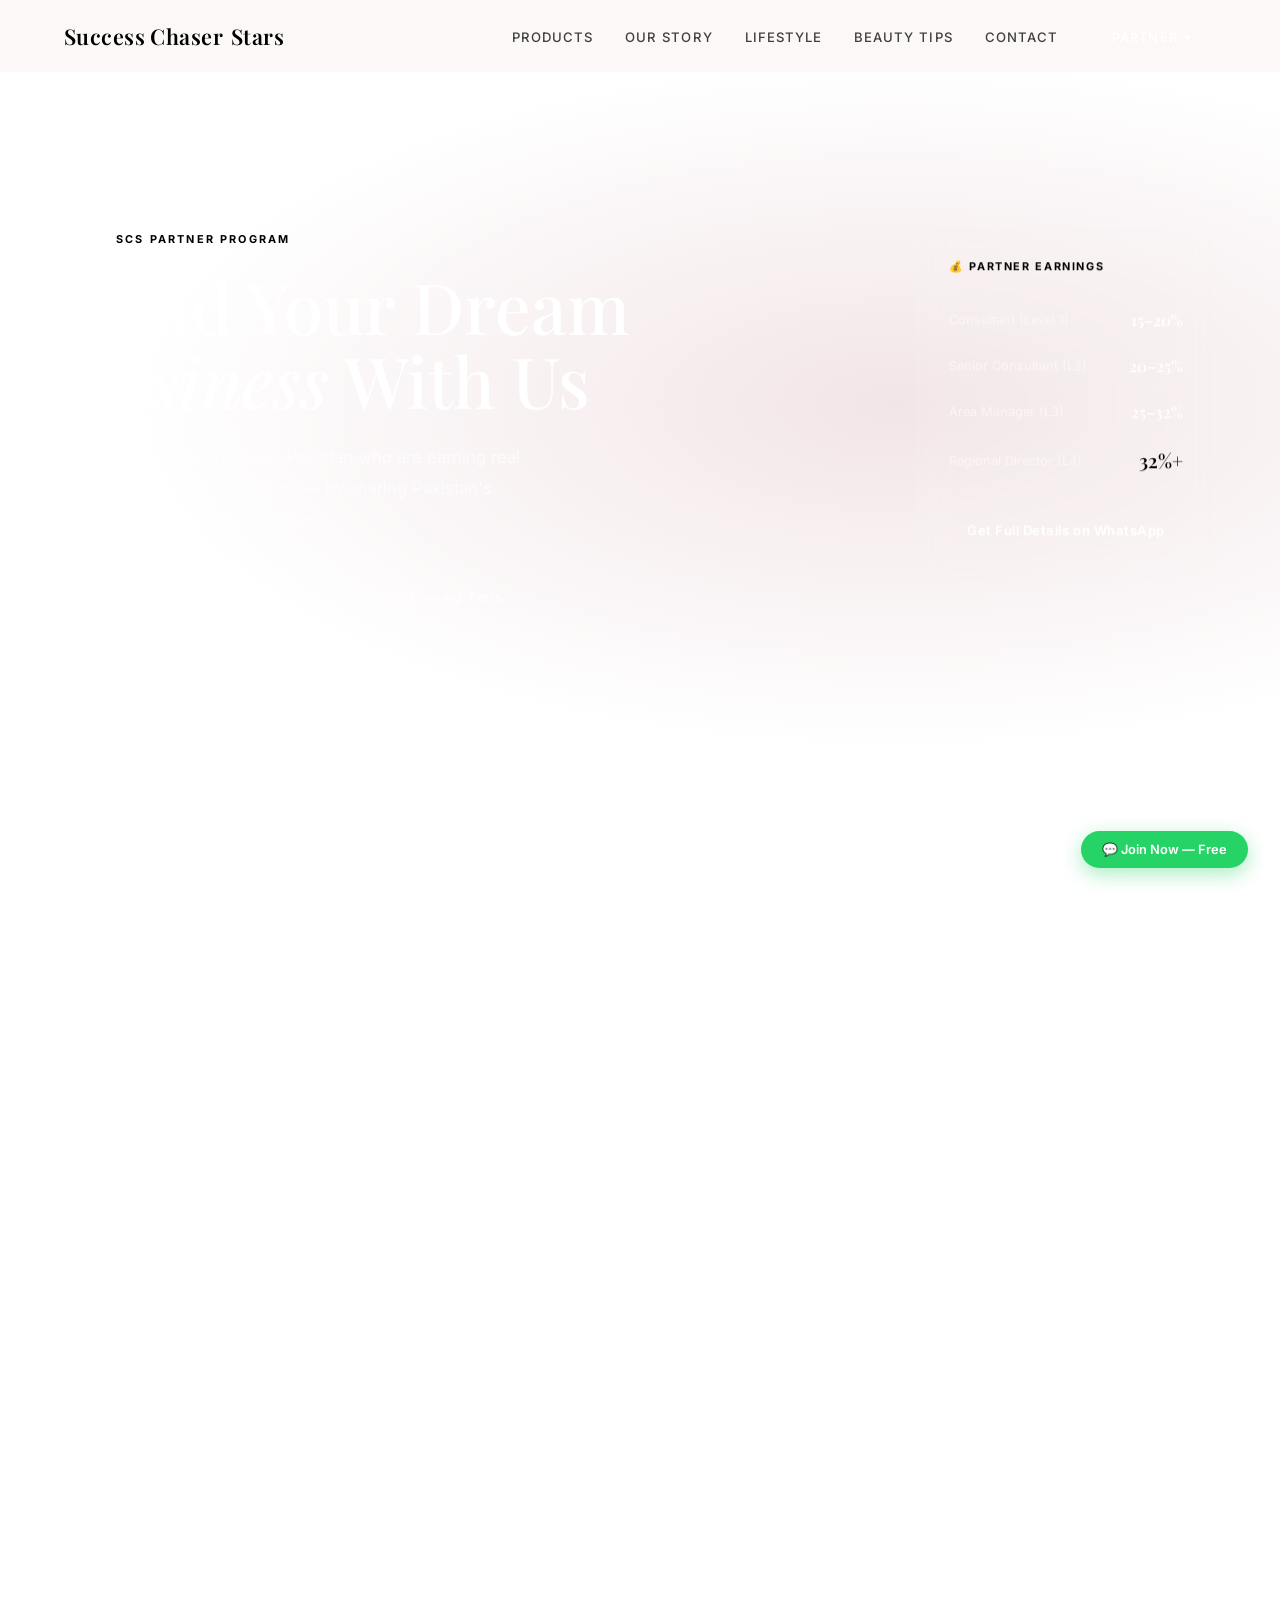
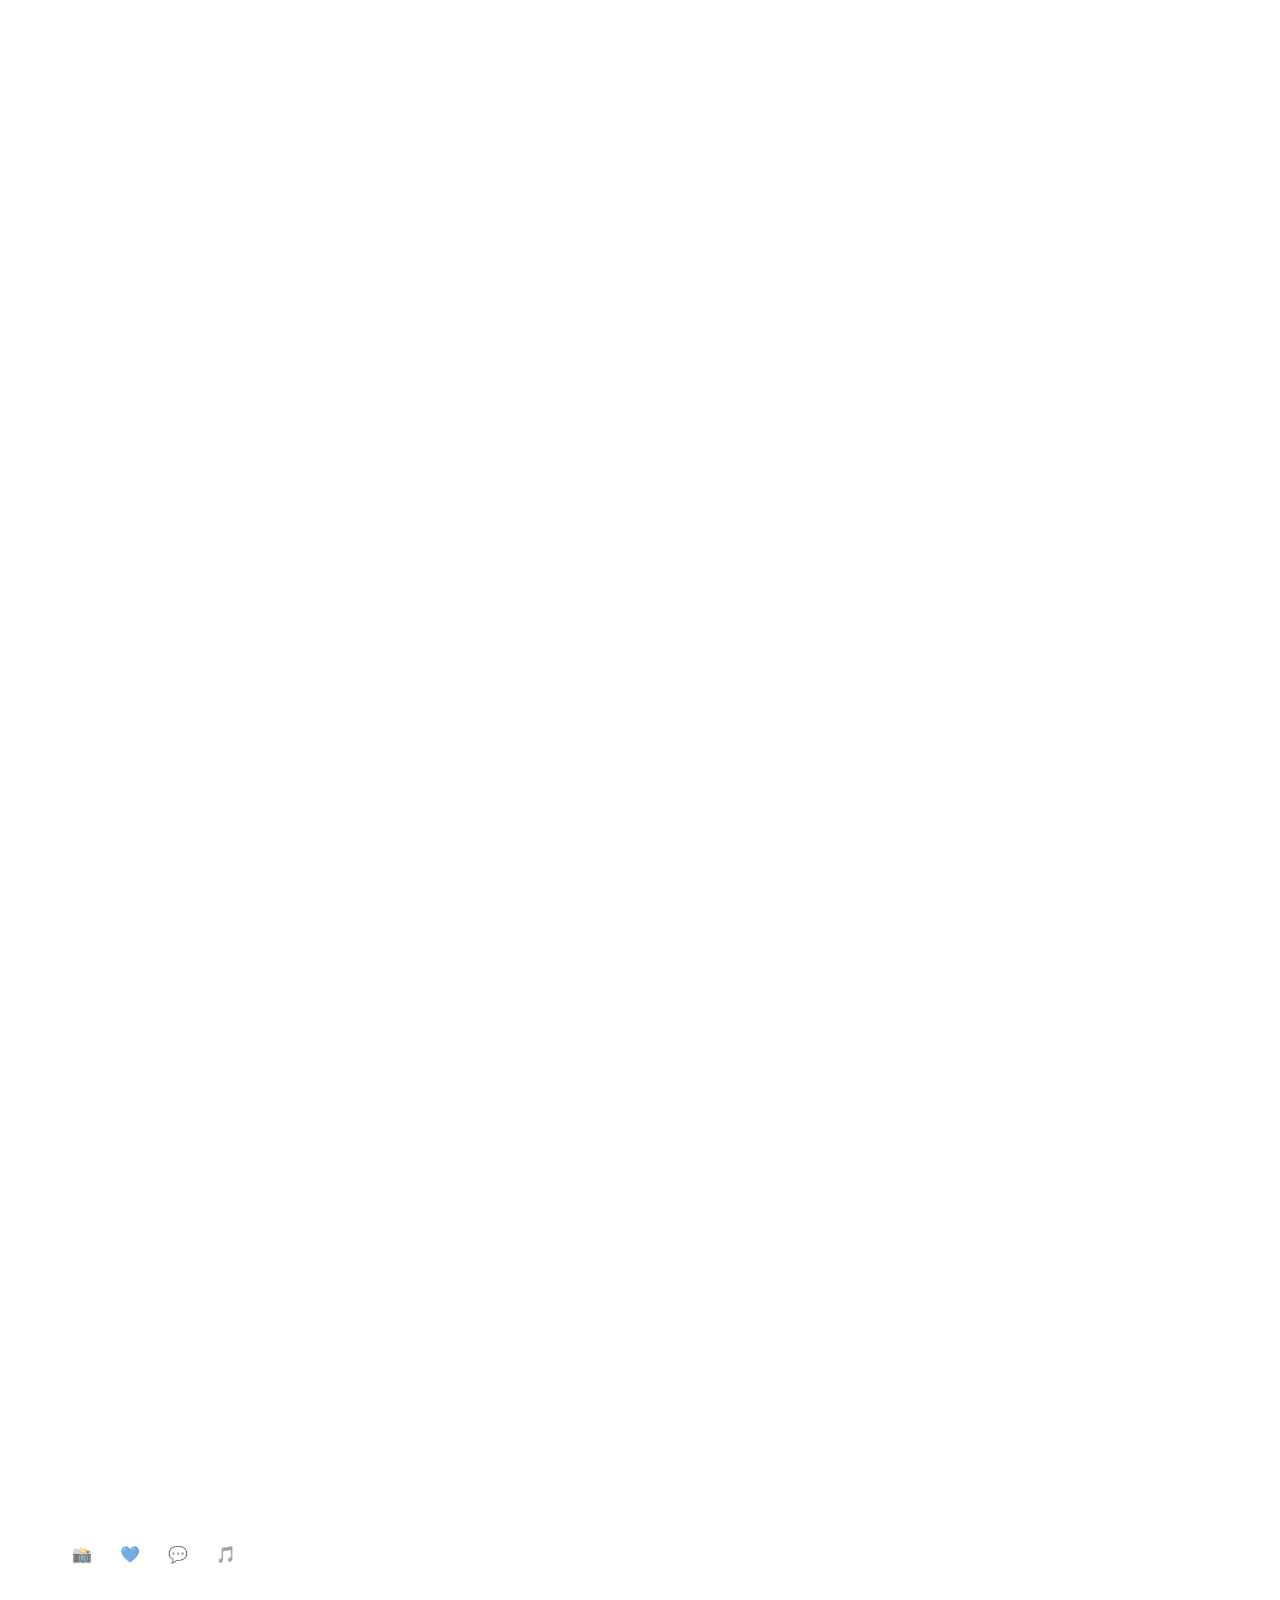
<file: partner.html>
<!DOCTYPE html>
<html lang="en">
<head>
  <meta charset="UTF-8">
  <meta name="viewport" content="width=device-width, initial-scale=1.0">
  <title>Become a Partner — SCS Beauty | Build Your Business</title>
  <meta name="description" content="Join Pakistan's fastest-growing direct selling beauty brand. Earn income, get certified, and build your dream business with SCS.">
  <link rel="preconnect" href="https://fonts.googleapis.com">
  <link rel="preconnect" href="https://fonts.gstatic.com" crossorigin>
  <link href="https://fonts.googleapis.com/css2?family=Playfair+Display:ital,wght@0,400;0,500;0,600;0,700;1,400&family=Cormorant+Garamond:ital,wght@0,300;0,400;0,500;1,300&family=Inter:wght@300;400;500;600&display=swap" rel="stylesheet">
  <link rel="stylesheet" href="css/style.css">
  <link rel="stylesheet" href="css/animations.css">
  <style>
    /* ── PARTNER PAGE SPECIFIC ── */
    .partner-hero {
      min-height: 90vh;
      display: flex; align-items: center;
      padding: 120px 5vw 80px;
      background: var(--text-dark);
      position: relative; overflow: hidden;
    }
    .partner-hero::before {
      content: ''; position: absolute; inset: 0;
      background: radial-gradient(ellipse at 70% 50%, rgba(183,110,121,0.18), transparent 60%);
      pointer-events: none;
    }
    .partner-hero-content { position: relative; z-index: 1; max-width: 600px; }
    .partner-hero-tag {
      font-size: 0.68rem; font-weight: 700; letter-spacing: 0.2em;
      text-transform: uppercase; color: var(--champagne); margin-bottom: 1.5rem;
      display: flex; align-items: center; gap: 12px;
    }
    .partner-hero-tag::before { content: ''; width: 40px; height: 1px; background: var(--champagne); }
    .partner-hero h1 {
      font-family: 'Playfair Display', serif;
      font-size: clamp(3rem, 5.5vw, 5.5rem);
      font-weight: 500; line-height: 1.05; color: white; margin-bottom: 1.5rem;
    }
    .partner-hero h1 em { font-style: italic; color: var(--rose-gold); }
    .partner-hero p { font-size: 1.05rem; line-height: 1.85; color: rgba(255,255,255,0.65); max-width: 460px; margin-bottom: 2.5rem; }
    .partner-hero-visual {
      position: absolute; right: 5vw; top: 50%; transform: translateY(-50%);
      z-index: 1;
    }
    .earnings-card {
      background: rgba(255,255,255,0.06);
      border: 1px solid rgba(255,255,255,0.1);
      border-radius: 24px; padding: 2rem;
      backdrop-filter: blur(16px); width: 300px;
    }
    .earnings-card-title {
      font-size: 0.68rem; font-weight: 700; letter-spacing: 0.15em;
      text-transform: uppercase; color: var(--champagne); margin-bottom: 1.5rem;
    }
    .earnings-row {
      display: flex; justify-content: space-between; align-items: center;
      padding: 0.75rem 0; border-bottom: 1px solid rgba(255,255,255,0.06);
    }
    .earnings-row:last-of-type { border-bottom: none; }
    .earnings-label { font-size: 0.8rem; color: rgba(255,255,255,0.55); }
    .earnings-value {
      font-family: 'Playfair Display', serif;
      font-size: 1rem; font-weight: 600; color: white;
    }
    .earnings-value.highlight { color: var(--champagne); font-size: 1.2rem; }
    .earnings-cta-mini {
      margin-top: 1.5rem; width: 100%; padding: 0.8rem;
      background: var(--rose-gold); color: white; border: none;
      border-radius: 50px; font-size: 0.82rem; font-weight: 600;
      cursor: pointer; transition: background 0.2s;
      font-family: 'Inter', sans-serif; letter-spacing: 0.04em;
    }
    .earnings-cta-mini:hover { background: var(--deep-rose); }

    /* ── LEVELS / TIERS ── */
    .levels-section { background: var(--warm-ivory); padding: 6rem 5vw; }
    .levels-grid {
      display: grid; grid-template-columns: repeat(3, 1fr);
      gap: 1.5rem; margin-top: 3.5rem;
    }
    .level-card {
      background: white; border-radius: 22px; padding: 2.2rem;
      border: 1px solid var(--border-light);
      transition: transform 0.3s, box-shadow 0.3s;
      position: relative; overflow: hidden;
    }
    .level-card:hover { transform: translateY(-6px); box-shadow: 0 20px 50px rgba(183,110,121,0.12); }
    .level-card.featured {
      background: linear-gradient(145deg, var(--text-dark), #3A2A2E);
      border-color: rgba(183,110,121,0.3);
    }
    .level-card.featured .level-name,
    .level-card.featured .level-earning,
    .level-card.featured .level-feat { color: white; }
    .level-card.featured .level-desc { color: rgba(255,255,255,0.6); }
    .level-card.featured .level-feat::before { color: var(--champagne); }
    .level-crown { font-size: 2rem; margin-bottom: 1rem; }
    .level-tier {
      font-size: 0.62rem; font-weight: 700; letter-spacing: 0.15em;
      text-transform: uppercase; color: var(--muted-rose); margin-bottom: 0.5rem;
    }
    .level-card.featured .level-tier { color: var(--champagne); }
    .level-name {
      font-family: 'Playfair Display', serif;
      font-size: 1.5rem; font-weight: 600; color: var(--text-dark);
      margin-bottom: 0.5rem;
    }
    .level-desc { font-size: 0.82rem; color: #999; line-height: 1.6; margin-bottom: 1.5rem; }
    .level-earning {
      font-family: 'Playfair Display', serif;
      font-size: 2rem; font-weight: 700; color: var(--rose-gold);
      margin-bottom: 0.3rem;
    }
    .level-card.featured .level-earning { color: var(--champagne); }
    .level-earning-label { font-size: 0.72rem; color: #bbb; margin-bottom: 1.5rem; }
    .level-feats { display: flex; flex-direction: column; gap: 0.6rem; margin-bottom: 2rem; }
    .level-feat {
      font-size: 0.8rem; color: var(--text-dark); line-height: 1.5;
    }
    .level-feat::before { content: '✦ '; color: var(--rose-gold); font-size: 0.6rem; }
    .level-btn {
      width: 100%; padding: 0.85rem; border-radius: 50px; border: none;
      font-family: 'Inter', sans-serif; font-size: 0.82rem; font-weight: 600;
      cursor: pointer; transition: all 0.2s; letter-spacing: 0.04em;
    }
    .level-btn-outline {
      background: transparent; color: var(--rose-gold);
      border: 1.5px solid var(--rose-gold);
    }
    .level-btn-outline:hover { background: var(--rose-gold); color: white; }
    .level-btn-fill { background: var(--rose-gold); color: white; }
    .level-btn-fill:hover { background: var(--deep-rose); }
    .level-btn-gold { background: var(--champagne); color: #5A3A0A; }
    .level-btn-gold:hover { background: #C8A060; }

    /* ── BENEFITS DETAIL ── */
    .partner-benefits { background: var(--soft-bg); padding: 6rem 5vw; }
    .pb-grid {
      display: grid; grid-template-columns: 1fr 1fr;
      gap: 5rem; align-items: center; margin-top: 3rem;
    }
    .pb-list { display: flex; flex-direction: column; gap: 2rem; }
    .pb-item { display: flex; gap: 1.5rem; align-items: flex-start; }
    .pb-icon {
      width: 56px; height: 56px; border-radius: 16px;
      background: var(--soft-blush); flex-shrink: 0;
      display: flex; align-items: center; justify-content: center; font-size: 1.6rem;
    }
    .pb-title { font-weight: 700; font-size: 1rem; color: var(--text-dark); margin-bottom: 0.35rem; }
    .pb-desc { font-size: 0.82rem; color: #888; line-height: 1.75; }
    .pb-visual {
      background: linear-gradient(145deg, var(--soft-blush), #F0DDD8);
      border-radius: 24px; padding: 2.5rem;
    }
    .pb-stat-grid { display: grid; grid-template-columns: 1fr 1fr; gap: 1.2rem; }
    .pb-stat {
      background: white; border-radius: 16px; padding: 1.5rem;
      box-shadow: 0 4px 20px rgba(183,110,121,0.08);
    }
    .pb-stat-num {
      font-family: 'Playfair Display', serif;
      font-size: 2rem; font-weight: 700; color: var(--rose-gold); line-height: 1;
      margin-bottom: 0.35rem;
    }
    .pb-stat-label { font-size: 0.72rem; color: #aaa; }
    .pb-stat.wide { grid-column: span 2; }

    /* ── TESTIMONIALS ── */
    .partner-testi { background: var(--warm-ivory); padding: 6rem 5vw; }
    .testi-grid { display: grid; grid-template-columns: repeat(3, 1fr); gap: 1.5rem; margin-top: 3rem; }

    /* ── FAQ ── */
    .faq-section { background: white; padding: 6rem 5vw; }
    .faq-grid { display: grid; grid-template-columns: 1fr 1fr; gap: 1.5rem; margin-top: 3rem; }
    .faq-item {
      background: var(--soft-bg); border-radius: 16px; padding: 1.8rem;
      border: 1px solid var(--border-light);
    }
    .faq-q {
      font-weight: 700; font-size: 0.92rem; color: var(--text-dark); margin-bottom: 0.75rem;
      display: flex; gap: 0.75rem;
    }
    .faq-q::before {
      content: 'Q'; font-family: 'Playfair Display', serif;
      color: var(--rose-gold); font-size: 1rem; font-weight: 700; flex-shrink: 0;
    }
    .faq-a { font-size: 0.82rem; color: #888; line-height: 1.75; padding-left: 1.5rem; }

    /* ── FINAL CTA ── */
    .partner-cta {
      background: linear-gradient(135deg, var(--rose-gold), var(--deep-rose));
      padding: 7rem 5vw; text-align: center; position: relative; overflow: hidden;
    }
    .partner-cta::before {
      content: '★'; position: absolute; font-size: 30rem; opacity: 0.04;
      top: -10rem; right: -6rem; color: white; line-height: 1; pointer-events: none;
    }
    .partner-cta h2 {
      font-family: 'Playfair Display', serif;
      font-size: clamp(2rem, 4vw, 3.5rem); font-weight: 500;
      color: white; margin-bottom: 1rem; position: relative; z-index: 1;
    }
    .partner-cta p { color: rgba(255,255,255,0.75); font-size: 1rem; max-width: 480px; margin: 0 auto 2.5rem; position: relative; z-index: 1; }
    .partner-cta .cta-btns { position: relative; z-index: 1; }

    @media (max-width: 1024px) {
      .partner-hero-visual { display: none; }
      .pb-grid { grid-template-columns: 1fr; gap: 3rem; }
    }
    @media (max-width: 768px) {
      .levels-grid { grid-template-columns: 1fr; }
      .faq-grid { grid-template-columns: 1fr; }
      .testi-grid { grid-template-columns: 1fr; }
      .pb-stat-grid { grid-template-columns: 1fr 1fr; }
    }
  </style>
</head>
<body>

<!-- NAVIGATION -->
<nav id="navbar">
  <a href="index.html" class="nav-logo">Success Chaser <span>Stars</span></a>
  <ul class="nav-links" id="navLinks">
    <li><a href="shop.html">Products</a></li>
    <li><a href="about.html">Our Story</a></li>
    <li><a href="index.html#lifestyle">Lifestyle</a></li>
    <li><a href="blog.html">Beauty Tips</a></li>
    <li><a href="index.html#contact">Contact</a></li>
    <li><a href="partner.html" class="nav-cta" style="background:var(--champagne);color:#5A3A0A!important">Partner ✦</a></li>
  </ul>
  <div class="nav-hamburger" id="hamburger" onclick="toggleMenu()">
    <span></span><span></span><span></span>
  </div>
</nav>

<!-- HERO -->
<section class="partner-hero">
  <div class="partner-hero-content">
    <div class="partner-hero-tag">SCS Partner Program</div>
    <h1>Build Your Dream <em>Business</em> With Us</h1>
    <p>Join 5,000+ women across Pakistan who are earning real income — on their own terms — by sharing Pakistan's most loved organic beauty brand.</p>
    <div style="display:flex;gap:1rem;flex-wrap:wrap;">
      <a href="https://wa.me/923017658679?text=I want to join the SCS Partner Program" class="btn-primary" target="_blank">Start Today — It's Free →</a>
      <a href="#levels" class="btn-secondary" style="border-color:rgba(255,255,255,0.3);color:rgba(255,255,255,0.8);">View Earning Tiers</a>
    </div>
  </div>
  <div class="partner-hero-visual">
    <div class="earnings-card">
      <div class="earnings-card-title">💰 Partner Earnings</div>
      <div class="earnings-row">
        <span class="earnings-label">Consultant (Level 1)</span>
        <span class="earnings-value">15–20%</span>
      </div>
      <div class="earnings-row">
        <span class="earnings-label">Senior Consultant (L2)</span>
        <span class="earnings-value">20–25%</span>
      </div>
      <div class="earnings-row">
        <span class="earnings-label">Area Manager (L3)</span>
        <span class="earnings-value">25–32%</span>
      </div>
      <div class="earnings-row">
        <span class="earnings-label">Regional Director (L4)</span>
        <span class="earnings-value highlight">32%+</span>
      </div>
      <button class="earnings-cta-mini" onclick="window.open('https://wa.me/923017658679?text=Tell me about SCS Partner Program earnings','_blank')">
        Get Full Details on WhatsApp
      </button>
    </div>
  </div>
</section>

<!-- PARTNER LEVELS -->
<section class="levels-section" id="levels">
  <div style="text-align:center" class="reveal">
    <div class="page-hero-tag" style="justify-content:center">
      <span>Career Path</span>
    </div>
    <h2 class="section-title" style="text-align:center">Your Growth <em>Journey</em></h2>
    <p class="section-sub" style="text-align:center;margin:0 auto">Clear levels. Real rewards. From your first sale to Regional Director — every step is recognised.</p>
  </div>
  <div class="levels-grid">
    <div class="level-card reveal">
      <div class="level-crown">🌱</div>
      <div class="level-tier">Level 1</div>
      <div class="level-name">Consultant</div>
      <div class="level-desc">Your starting point. Learn the products, build your customer base and earn your first income.</div>
      <div class="level-earning">15–20%</div>
      <div class="level-earning-label">Commission per sale</div>
      <div class="level-feats">
        <div class="level-feat">Starter kit & product samples</div>
        <div class="level-feat">SCS skin consultant training</div>
        <div class="level-feat">Access to marketing materials</div>
        <div class="level-feat">WhatsApp support group</div>
        <div class="level-feat">Cash on delivery for clients</div>
      </div>
      <button class="level-btn level-btn-outline" onclick="window.open('https://wa.me/923017658679?text=I want to join as a Consultant','_blank')">Join as Consultant</button>
    </div>

    <div class="level-card featured reveal">
      <div style="position:absolute;top:1.5rem;right:1.5rem;background:var(--champagne);color:#5A3A0A;font-size:0.6rem;font-weight:700;letter-spacing:0.1em;text-transform:uppercase;padding:4px 10px;border-radius:50px;">Most Popular</div>
      <div class="level-crown">⭐</div>
      <div class="level-tier">Level 2 & 3</div>
      <div class="level-name">Senior Consultant & Area Manager</div>
      <div class="level-desc">You've built momentum. Now grow a team, earn overrides, and unlock exclusive bonuses.</div>
      <div class="level-earning">20–32%</div>
      <div class="level-earning-label">Commission + team bonuses</div>
      <div class="level-feats">
        <div class="level-feat">Everything in Level 1</div>
        <div class="level-feat">Team building & override commissions</div>
        <div class="level-feat">Monthly performance bonuses</div>
        <div class="level-feat">Priority product access & launches</div>
        <div class="level-feat">Personal brand support</div>
        <div class="level-feat">Recognition at SCS events</div>
      </div>
      <button class="level-btn level-btn-gold" onclick="window.open('https://wa.me/923017658679?text=Tell me about Senior Consultant path','_blank')">Learn More →</button>
    </div>

    <div class="level-card reveal">
      <div class="level-crown">👑</div>
      <div class="level-tier">Level 4</div>
      <div class="level-name">Regional Director</div>
      <div class="level-desc">The pinnacle. Lead a region, inspire hundreds of women, earn the highest rewards SCS offers.</div>
      <div class="level-earning">32%+</div>
      <div class="level-earning-label">+ regional overrides & awards</div>
      <div class="level-feats">
        <div class="level-feat">All previous level benefits</div>
        <div class="level-feat">Regional team management</div>
        <div class="level-feat">Annual awards & recognition trips</div>
        <div class="level-feat">Leadership seminars & masterclasses</div>
        <div class="level-feat">Co-branded marketing support</div>
      </div>
      <button class="level-btn level-btn-fill" onclick="window.open('https://wa.me/923017658679?text=Tell me about becoming Regional Director','_blank')">Become a Director</button>
    </div>
  </div>
</section>

<!-- WHY JOIN BENEFITS -->
<section class="partner-benefits reveal">
  <div class="pb-grid">
    <div>
      <div class="section-tag">Why SCS</div>
      <h2 class="section-title">Everything You Need to <em>Succeed</em></h2>
      <p class="section-sub" style="margin-bottom:2.5rem">We don't just give you products — we give you the tools, training and community to build a real, sustainable income.</p>
      <div class="pb-list">
        <div class="pb-item">
          <div class="pb-icon">📚</div>
          <div>
            <div class="pb-title">Professional Skin Consultant Training</div>
            <div class="pb-desc">Get fully certified. Our training program teaches you skin science, product knowledge, and sales skills that set you apart as a professional.</div>
          </div>
        </div>
        <div class="pb-item">
          <div class="pb-icon">📱</div>
          <div>
            <div class="pb-title">Digital Tools & Social Media Support</div>
            <div class="pb-desc">Ready-made posts, stories, product images and captions. Build your social presence with our professionally designed content library.</div>
          </div>
        </div>
        <div class="pb-item">
          <div class="pb-icon">🤝</div>
          <div>
            <div class="pb-title">A Community That Has Your Back</div>
            <div class="pb-desc">Join dedicated WhatsApp groups, monthly Zoom calls and in-person events. You're never alone on this journey.</div>
          </div>
        </div>
        <div class="pb-item">
          <div class="pb-icon">🚀</div>
          <div>
            <div class="pb-title">Flexible — Work on Your Terms</div>
            <div class="pb-desc">Work full-time or part-time. From your home, online or in-person. You set your hours and your goals.</div>
          </div>
        </div>
      </div>
    </div>
    <div class="pb-visual">
      <div class="pb-stat-grid">
        <div class="pb-stat">
          <div class="pb-stat-num">5,000+</div>
          <div class="pb-stat-label">Active Partners Nationwide</div>
        </div>
        <div class="pb-stat">
          <div class="pb-stat-num">150+</div>
          <div class="pb-stat-label">Cities Covered</div>
        </div>
        <div class="pb-stat">
          <div class="pb-stat-num">PKR 0</div>
          <div class="pb-stat-label">Joining Fee — Free to Start</div>
        </div>
        <div class="pb-stat">
          <div class="pb-stat-num">7 Days</div>
          <div class="pb-stat-label">To First Sale (Avg)</div>
        </div>
        <div class="pb-stat wide">
          <div class="pb-stat-num" style="color:var(--champagne)">2020</div>
          <div class="pb-stat-label">Founded — Growing Every Year Since</div>
        </div>
      </div>
    </div>
  </div>
</section>

<!-- PARTNER STORIES -->
<section class="partner-testi">
  <div style="text-align:center" class="reveal">
    <div class="page-hero-tag" style="justify-content:center"><span>Real Partners</span></div>
    <h2 class="section-title" style="text-align:center">Women Who <em>Changed</em> Their Lives</h2>
  </div>
  <div class="testi-grid">
    <div class="testimonial-card featured reveal">
      <div class="testimonial-stars">★★★★★</div>
      <div class="testimonial-text">"I started as a housewife with no business experience. Within 6 months I was earning more than my husband's salary. SCS gave me confidence I never knew I had."</div>
      <div class="testimonial-author">
        <div class="author-avatar">ZB</div>
        <div><div class="author-name">Zainab B.</div><div class="author-city">Regional Director — Islamabad</div></div>
      </div>
    </div>
    <div class="testimonial-card reveal">
      <div class="testimonial-stars">★★★★★</div>
      <div class="testimonial-text">"I was a teacher looking for extra income. Now my SCS business earns me 3x my teaching salary. The training and support are world-class."</div>
      <div class="testimonial-author">
        <div class="author-avatar">NK</div>
        <div><div class="author-name">Nadia K.</div><div class="author-city">Area Manager — Rawalpindi</div></div>
      </div>
    </div>
    <div class="testimonial-card reveal">
      <div class="testimonial-stars">★★★★★</div>
      <div class="testimonial-text">"The freedom is priceless. I work from home, spend time with my kids, and still build a serious business. SCS made this possible for me."</div>
      <div class="testimonial-author">
        <div class="author-avatar">SR</div>
        <div><div class="author-name">Sadia R.</div><div class="author-city">Senior Consultant — Lahore</div></div>
      </div>
    </div>
  </div>
</section>

<!-- FAQ -->
<section class="faq-section">
  <div style="text-align:center" class="reveal">
    <div class="page-hero-tag" style="justify-content:center"><span>FAQs</span></div>
    <h2 class="section-title" style="text-align:center">Got <em>Questions?</em></h2>
  </div>
  <div class="faq-grid">
    <div class="faq-item reveal">
      <div class="faq-q">Is there a joining fee to become a partner?</div>
      <div class="faq-a">No. Joining the SCS Partner Program is completely free. You only invest in products when you're ready to start selling.</div>
    </div>
    <div class="faq-item reveal">
      <div class="faq-q">Do I need prior sales or beauty experience?</div>
      <div class="faq-a">Not at all. Our comprehensive training program teaches you everything — from skin science to selling skills. We start from scratch with you.</div>
    </div>
    <div class="faq-item reveal">
      <div class="faq-q">How and when do I receive my earnings?</div>
      <div class="faq-a">Earnings are paid on a commission basis per sale. As a partner, you collect payment from customers directly and receive your margin immediately.</div>
    </div>
    <div class="faq-item reveal">
      <div class="faq-q">Can I work part-time alongside my current job?</div>
      <div class="faq-a">Absolutely. Many of our top partners started part-time. You set your own hours and build at your own pace — there's no minimum target to join.</div>
    </div>
    <div class="faq-item reveal">
      <div class="faq-q">What products will I be selling?</div>
      <div class="faq-a">SCS offers a complete range of organic skincare — serums, creams, polish, sunblock, and treatments. All products sell themselves because they genuinely work.</div>
    </div>
    <div class="faq-item reveal">
      <div class="faq-q">Is SCS available in my city?</div>
      <div class="faq-a">We deliver and support partners in 150+ cities across Pakistan — from Karachi to Gilgit. If you're in Pakistan, you can join and sell with us.</div>
    </div>
  </div>
</section>

<!-- FINAL CTA -->
<section class="partner-cta">
  <div class="reveal">
    <h2>Your New Chapter <em style="font-style:italic">Starts Now</em></h2>
    <p>Join thousands of women who chose to chase success — and found it. Reach out on WhatsApp and let's get you started today.</p>
    <div class="cta-btns">
      <a href="https://wa.me/923017658679?text=Hi! I want to join the SCS Partner Program. Please guide me." class="btn-primary" target="_blank" style="background:white;color:var(--rose-gold);">💬 Join on WhatsApp</a>
      <a href="mailto:shahzebali0202@gmail.com?subject=SCS Partner Program Inquiry" class="btn-secondary" style="border-color:rgba(255,255,255,0.4);color:rgba(255,255,255,0.85);">Email Us Instead</a>
    </div>
  </div>
</section>

<!-- FOOTER -->
<footer>
  <div class="footer-grid">
    <div class="footer-brand">
      <a href="index.html" class="nav-logo">Success Chaser <span>Stars</span></a>
      <p>Pakistan's premier organic beauty and wellness brand. Empowering women through transformative skincare and meaningful entrepreneurship.</p>
      <div class="footer-socials">
        <a href="https://www.instagram.com/scs_skin.care/" class="social-btn" target="_blank">📸</a>
        <a href="https://www.facebook.com/SuccessChaserStars/" class="social-btn" target="_blank">💙</a>
        <a href="https://wa.me/923017658679" class="social-btn" target="_blank">💬</a>
        <a href="https://www.tiktok.com/@successchaserstar" class="social-btn" target="_blank">🎵</a>
      </div>
    </div>
    <div class="footer-col">
      <h4>Quick Links</h4>
      <ul>
        <li><a href="shop.html">Shop All Products</a></li>
        <li><a href="about.html">Our Story</a></li>
        <li><a href="partner.html">Partner Program</a></li>
        <li><a href="blog.html">Beauty Blog</a></li>
      </ul>
    </div>
    <div class="footer-col">
      <h4>Partner Program</h4>
      <ul>
        <li><a href="#levels">Earning Tiers</a></li>
        <li><a href="#levels">Training Program</a></li>
        <li><a href="#levels">Community & Events</a></li>
      </ul>
    </div>
    <div class="footer-col">
      <h4>Contact</h4>
      <ul>
        <li><a href="https://wa.me/923017658679" target="_blank">+92 301 765 8679</a></li>
        <li><a href="mailto:shahzebali0202@gmail.com">shahzebali0202@gmail.com</a></li>
        <li><a href="#">Open 24/7</a></li>
      </ul>
    </div>
  </div>
  <div class="footer-bottom">
    <p>© 2025 Success Chaser Stars. All rights reserved.</p>
    <p><a href="#">Privacy Policy</a> · <a href="#">Terms</a></p>
  </div>
</footer>

<div class="sticky-cta">
  <a href="https://wa.me/923017658679?text=I want to join the SCS Partner Program" class="sticky-btn" target="_blank">💬 Join Now — Free</a>
</div>

<script src="js/app.js"></script>

<!-- Inline style for page-hero-tag on this page since it's defined in style block -->
<script>
  // Mark active nav
  document.addEventListener('DOMContentLoaded', () => {
    document.querySelectorAll('.nav-links a').forEach(a => {
      if (a.href === window.location.href) {
        a.style.color = 'var(--rose-gold)';
        a.style.opacity = '1';
      }
    });
  });
</script>
</body>
</html>
</file>
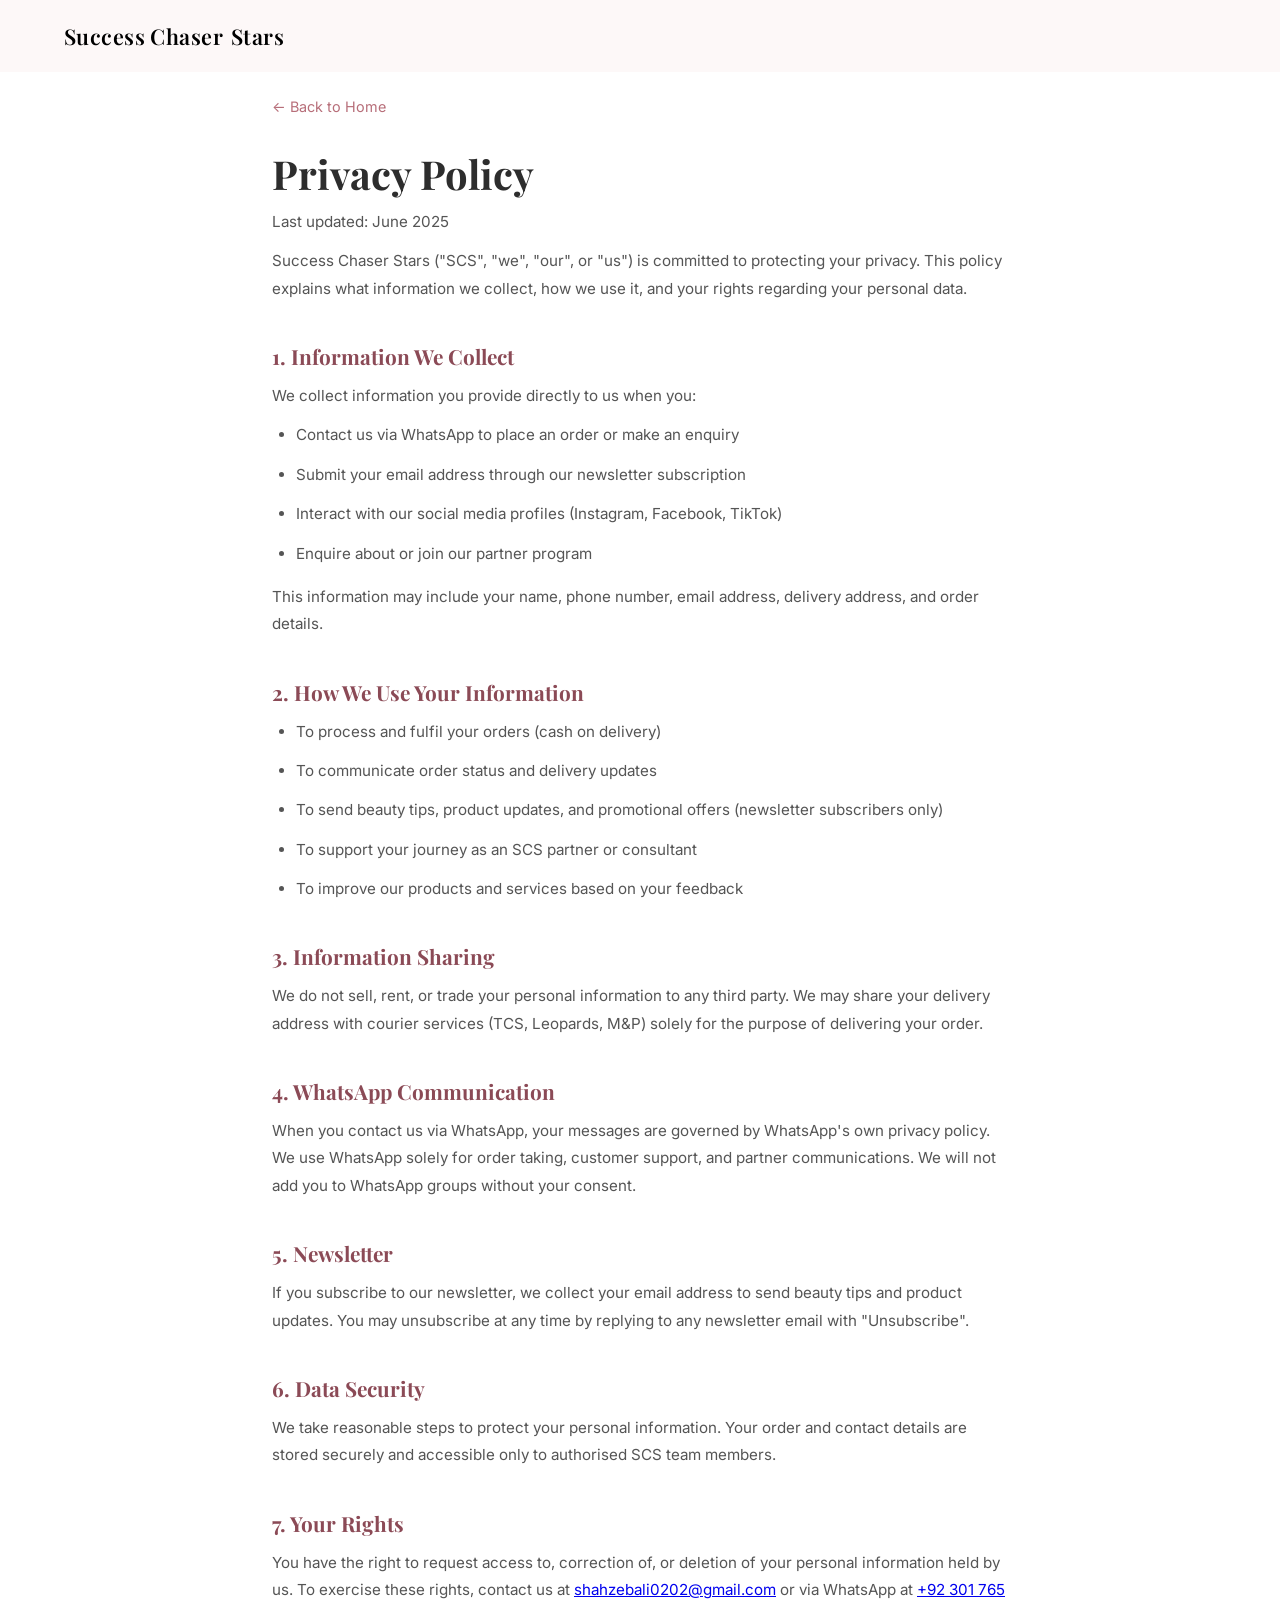
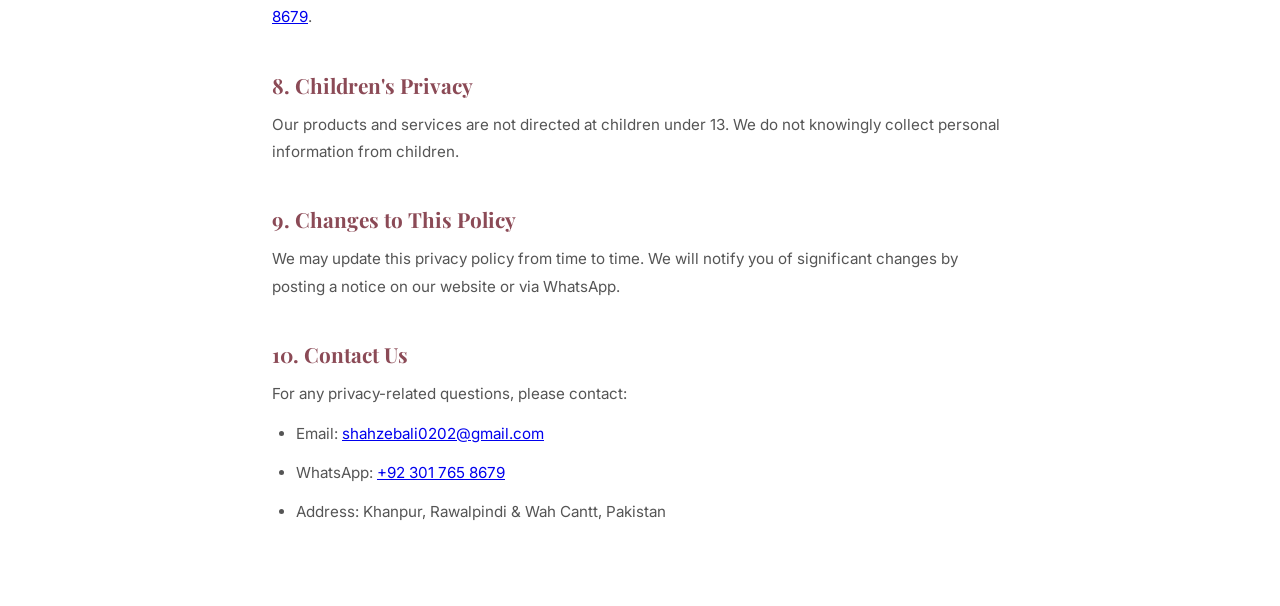
<file: privacy.html>
<!DOCTYPE html>
<html lang="en">
<head>
<meta charset="UTF-8">
<meta name="viewport" content="width=device-width, initial-scale=1.0">
<title>Privacy Policy — Success Chaser Stars</title>
<meta name="description" content="Privacy Policy for Success Chaser Stars (SCS Beauty) — Pakistan's premium organic beauty brand.">
<meta name="robots" content="index, follow">
<link rel="canonical" href="https://iqra432javed-cpu.github.io/scs-beauty/privacy.html">
<link rel="preconnect" href="https://fonts.googleapis.com">
<link href="https://fonts.googleapis.com/css2?family=Playfair+Display:ital,wght@0,400;0,600;1,400&family=Inter:wght@300;400;500&display=swap" rel="stylesheet">
<link rel="stylesheet" href="css/style.css">
<style>
  .policy-wrap{max-width:800px;margin:0 auto;padding:6rem 2rem 4rem}
  .policy-wrap h1{font-family:'Playfair Display',serif;font-size:2.5rem;margin-bottom:0.5rem;color:#2D2D2D}
  .policy-date{color:#999;font-size:0.85rem;margin-bottom:3rem}
  .policy-wrap h2{font-family:'Playfair Display',serif;font-size:1.3rem;margin:2.5rem 0 0.75rem;color:#8B4A56}
  .policy-wrap p,.policy-wrap li{font-size:0.95rem;line-height:1.8;color:#555;margin-bottom:0.75rem}
  .policy-wrap ul{padding-left:1.5rem;margin-bottom:1rem}
  .back-link{display:inline-flex;align-items:center;gap:6px;color:#B76E79;text-decoration:none;font-size:0.9rem;margin-bottom:2rem}
  .back-link:hover{text-decoration:underline}
</style>
</head>
<body>
<nav id="navbar">
  <a href="index.html" class="nav-logo" aria-label="Back to SCS Beauty homepage">Success Chaser <span>Stars</span></a>
</nav>

<div class="policy-wrap">
  <a href="index.html" class="back-link">← Back to Home</a>
  <h1>Privacy Policy</h1>
  <p class="policy-date">Last updated: June 2025</p>

  <p>Success Chaser Stars ("SCS", "we", "our", or "us") is committed to protecting your privacy. This policy explains what information we collect, how we use it, and your rights regarding your personal data.</p>

  <h2>1. Information We Collect</h2>
  <p>We collect information you provide directly to us when you:</p>
  <ul>
    <li>Contact us via WhatsApp to place an order or make an enquiry</li>
    <li>Submit your email address through our newsletter subscription</li>
    <li>Interact with our social media profiles (Instagram, Facebook, TikTok)</li>
    <li>Enquire about or join our partner program</li>
  </ul>
  <p>This information may include your name, phone number, email address, delivery address, and order details.</p>

  <h2>2. How We Use Your Information</h2>
  <ul>
    <li>To process and fulfil your orders (cash on delivery)</li>
    <li>To communicate order status and delivery updates</li>
    <li>To send beauty tips, product updates, and promotional offers (newsletter subscribers only)</li>
    <li>To support your journey as an SCS partner or consultant</li>
    <li>To improve our products and services based on your feedback</li>
  </ul>

  <h2>3. Information Sharing</h2>
  <p>We do not sell, rent, or trade your personal information to any third party. We may share your delivery address with courier services (TCS, Leopards, M&P) solely for the purpose of delivering your order.</p>

  <h2>4. WhatsApp Communication</h2>
  <p>When you contact us via WhatsApp, your messages are governed by WhatsApp's own privacy policy. We use WhatsApp solely for order taking, customer support, and partner communications. We will not add you to WhatsApp groups without your consent.</p>

  <h2>5. Newsletter</h2>
  <p>If you subscribe to our newsletter, we collect your email address to send beauty tips and product updates. You may unsubscribe at any time by replying to any newsletter email with "Unsubscribe".</p>

  <h2>6. Data Security</h2>
  <p>We take reasonable steps to protect your personal information. Your order and contact details are stored securely and accessible only to authorised SCS team members.</p>

  <h2>7. Your Rights</h2>
  <p>You have the right to request access to, correction of, or deletion of your personal information held by us. To exercise these rights, contact us at <a href="mailto:shahzebali0202@gmail.com">shahzebali0202@gmail.com</a> or via WhatsApp at <a href="https://wa.me/923017658679">+92 301 765 8679</a>.</p>

  <h2>8. Children's Privacy</h2>
  <p>Our products and services are not directed at children under 13. We do not knowingly collect personal information from children.</p>

  <h2>9. Changes to This Policy</h2>
  <p>We may update this privacy policy from time to time. We will notify you of significant changes by posting a notice on our website or via WhatsApp.</p>

  <h2>10. Contact Us</h2>
  <p>For any privacy-related questions, please contact:</p>
  <ul>
    <li>Email: <a href="mailto:shahzebali0202@gmail.com">shahzebali0202@gmail.com</a></li>
    <li>WhatsApp: <a href="https://wa.me/923017658679">+92 301 765 8679</a></li>
    <li>Address: Khanpur, Rawalpindi & Wah Cantt, Pakistan</li>
  </ul>
</div>

<script src="js/app.js"></script>
</body>
</html>
</file>
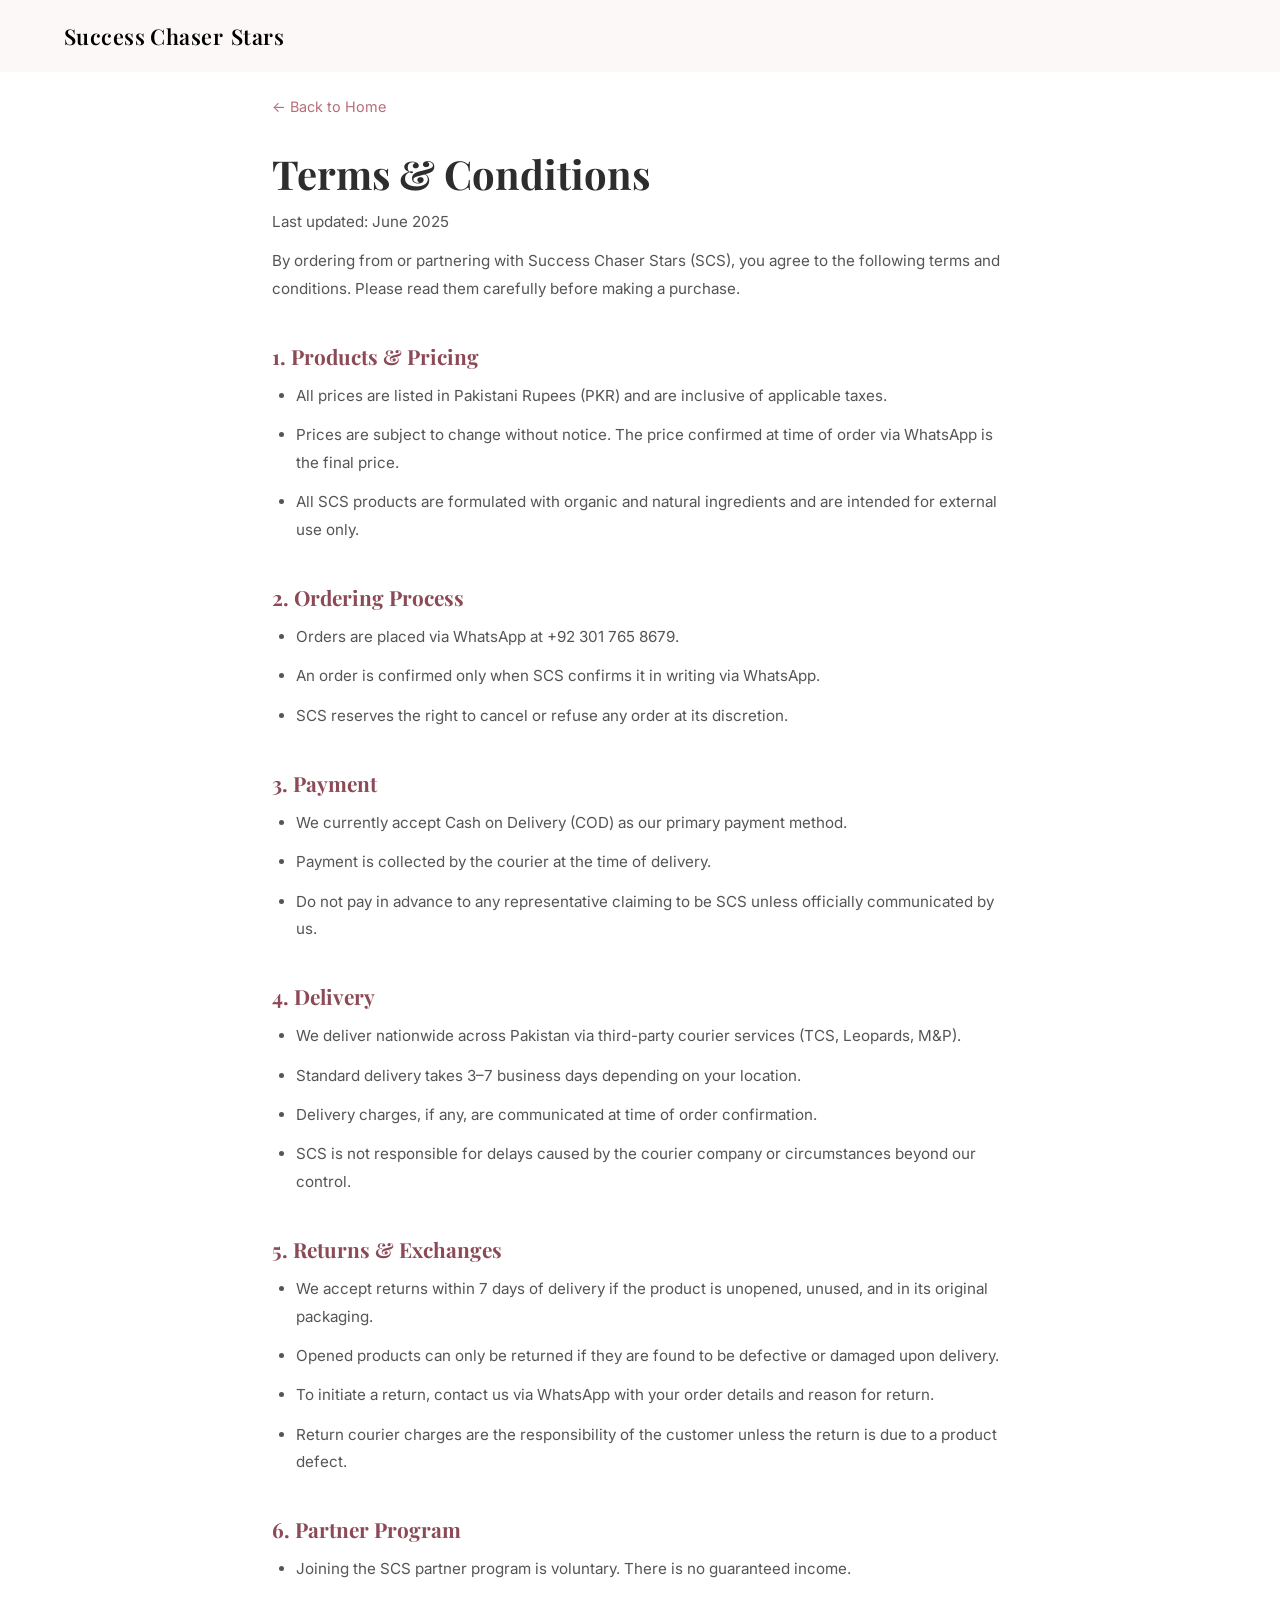
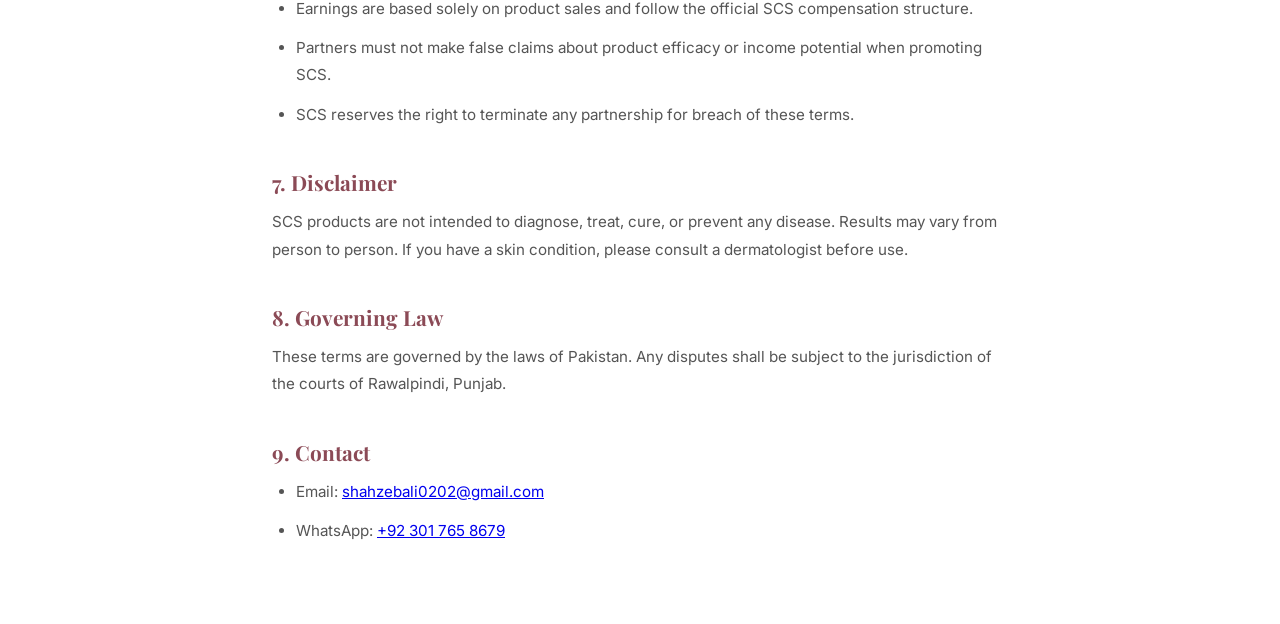
<file: terms.html>
<!DOCTYPE html>
<html lang="en">
<head>
<meta charset="UTF-8">
<meta name="viewport" content="width=device-width, initial-scale=1.0">
<title>Terms & Conditions — Success Chaser Stars</title>
<meta name="description" content="Terms and Conditions for Success Chaser Stars (SCS Beauty). Read before purchasing.">
<meta name="robots" content="index, follow">
<link rel="canonical" href="https://iqra432javed-cpu.github.io/scs-beauty/terms.html">
<link rel="preconnect" href="https://fonts.googleapis.com">
<link href="https://fonts.googleapis.com/css2?family=Playfair+Display:ital,wght@0,400;0,600;1,400&family=Inter:wght@300;400;500&display=swap" rel="stylesheet">
<link rel="stylesheet" href="css/style.css">
<style>
  .policy-wrap{max-width:800px;margin:0 auto;padding:6rem 2rem 4rem}
  .policy-wrap h1{font-family:'Playfair Display',serif;font-size:2.5rem;margin-bottom:0.5rem;color:#2D2D2D}
  .policy-date{color:#999;font-size:0.85rem;margin-bottom:3rem}
  .policy-wrap h2{font-family:'Playfair Display',serif;font-size:1.3rem;margin:2.5rem 0 0.75rem;color:#8B4A56}
  .policy-wrap p,.policy-wrap li{font-size:0.95rem;line-height:1.8;color:#555;margin-bottom:0.75rem}
  .policy-wrap ul{padding-left:1.5rem;margin-bottom:1rem}
  .back-link{display:inline-flex;align-items:center;gap:6px;color:#B76E79;text-decoration:none;font-size:0.9rem;margin-bottom:2rem}
  .back-link:hover{text-decoration:underline}
</style>
</head>
<body>
<nav id="navbar">
  <a href="index.html" class="nav-logo" aria-label="Back to SCS Beauty homepage">Success Chaser <span>Stars</span></a>
</nav>

<div class="policy-wrap">
  <a href="index.html" class="back-link">← Back to Home</a>
  <h1>Terms &amp; Conditions</h1>
  <p class="policy-date">Last updated: June 2025</p>

  <p>By ordering from or partnering with Success Chaser Stars (SCS), you agree to the following terms and conditions. Please read them carefully before making a purchase.</p>

  <h2>1. Products & Pricing</h2>
  <ul>
    <li>All prices are listed in Pakistani Rupees (PKR) and are inclusive of applicable taxes.</li>
    <li>Prices are subject to change without notice. The price confirmed at time of order via WhatsApp is the final price.</li>
    <li>All SCS products are formulated with organic and natural ingredients and are intended for external use only.</li>
  </ul>

  <h2>2. Ordering Process</h2>
  <ul>
    <li>Orders are placed via WhatsApp at +92 301 765 8679.</li>
    <li>An order is confirmed only when SCS confirms it in writing via WhatsApp.</li>
    <li>SCS reserves the right to cancel or refuse any order at its discretion.</li>
  </ul>

  <h2>3. Payment</h2>
  <ul>
    <li>We currently accept Cash on Delivery (COD) as our primary payment method.</li>
    <li>Payment is collected by the courier at the time of delivery.</li>
    <li>Do not pay in advance to any representative claiming to be SCS unless officially communicated by us.</li>
  </ul>

  <h2>4. Delivery</h2>
  <ul>
    <li>We deliver nationwide across Pakistan via third-party courier services (TCS, Leopards, M&P).</li>
    <li>Standard delivery takes 3–7 business days depending on your location.</li>
    <li>Delivery charges, if any, are communicated at time of order confirmation.</li>
    <li>SCS is not responsible for delays caused by the courier company or circumstances beyond our control.</li>
  </ul>

  <h2>5. Returns & Exchanges</h2>
  <ul>
    <li>We accept returns within 7 days of delivery if the product is unopened, unused, and in its original packaging.</li>
    <li>Opened products can only be returned if they are found to be defective or damaged upon delivery.</li>
    <li>To initiate a return, contact us via WhatsApp with your order details and reason for return.</li>
    <li>Return courier charges are the responsibility of the customer unless the return is due to a product defect.</li>
  </ul>

  <h2>6. Partner Program</h2>
  <ul>
    <li>Joining the SCS partner program is voluntary. There is no guaranteed income.</li>
    <li>Earnings are based solely on product sales and follow the official SCS compensation structure.</li>
    <li>Partners must not make false claims about product efficacy or income potential when promoting SCS.</li>
    <li>SCS reserves the right to terminate any partnership for breach of these terms.</li>
  </ul>

  <h2>7. Disclaimer</h2>
  <p>SCS products are not intended to diagnose, treat, cure, or prevent any disease. Results may vary from person to person. If you have a skin condition, please consult a dermatologist before use.</p>

  <h2>8. Governing Law</h2>
  <p>These terms are governed by the laws of Pakistan. Any disputes shall be subject to the jurisdiction of the courts of Rawalpindi, Punjab.</p>

  <h2>9. Contact</h2>
  <ul>
    <li>Email: <a href="mailto:shahzebali0202@gmail.com">shahzebali0202@gmail.com</a></li>
    <li>WhatsApp: <a href="https://wa.me/923017658679">+92 301 765 8679</a></li>
  </ul>
</div>

<script src="js/app.js"></script>
</body>
</html>
</file>
<file: css/style.css>
cat > /mnt/user-data/outputs/style.css << 'CSSEOF'
/* ============================================================
   SCS BEAUTY — css/style.css  (PRODUCTION REWRITE)

   FIXES vs original:
   01. :root variables expanded — added --border-radius-card,
       --shadow-card, --transition-base for consistency.
   02. :focus-visible added globally (was completely missing).
   03. .sr-only utility class added.
   04. product-benefits styles added (were in homepage <style>
       block only — moved here for reuse across all pages).
   05. product-order-btn styles added (replaces the + circle
       button with a proper labelled CTA button).
   06. .reveal now uses .revealed (was .visible — mismatch
       with app.js which added "revealed").
   07. blog-card-soon overlay added.
   08. Mobile sticky CTA body padding added.
   09. social-btn updated to work with SVG children.
   10. Counter animation: no CSS changes needed (JS fixed).
   11. Newsletter .newsletter-row button removed inline margin
       issue on small screens.
   12. footer-bottom links styled for better tap target size.
   13. nav-links.open class updated (was .active in app.js
       but .open in animations.css — unified to .open).
   ============================================================ */

/* ── CSS VARIABLES ── */
:root {
  --rose-gold:        #B76E79;
  --soft-blush:       #E8D6D0;
  --champagne:        #D8B47A;
  --warm-ivory:       #FAF5F0;
  --pure-white:       #FFFFFF;
  --text-dark:        #2D2D2D;
  --soft-bg:          #FDF8F8;
  --muted-rose:       #C97A8B;
  --deep-rose:        #8B4A56;
  --light-champagne:  #F5ECD8;
  --border-light:     rgba(183,110,121,0.15);

  /* New additions */
  --border-radius-card: 20px;
  --shadow-card:      0 8px 32px rgba(183,110,121,0.10);
  --shadow-card-hover:0 20px 50px rgba(183,110,121,0.14);
  --transition-base:  0.25s ease;
}

/* ── RESET ── */
*, *::before, *::after {
  box-sizing: border-box;
  margin: 0;
  padding: 0;
}
html { scroll-behavior: smooth; }
body {
  font-family: 'Inter', sans-serif;
  color: var(--text-dark);
  background: var(--soft-bg);
  overflow-x: hidden;
}

/* ── GLOBAL ACCESSIBILITY ── */
/* FIX: Was completely absent — keyboard users had no focus indicator */
:focus-visible {
  outline: 2px solid var(--rose-gold);
  outline-offset: 3px;
  border-radius: 4px;
}
*:focus:not(:focus-visible) { outline: none; }

/* FIX: Screen-reader-only utility */
.sr-only {
  position: absolute;
  width: 1px; height: 1px;
  padding: 0; margin: -1px;
  overflow: hidden;
  clip: rect(0,0,0,0);
  white-space: nowrap;
  border: 0;
}

/* ── MOBILE STICKY CTA FIX ── */
/* FIX: sticky CTA was overlapping content on mobile */
@media (max-width: 768px) {
  body { padding-bottom: 84px; }
}

/* ── NAVIGATION ── */
nav {
  position: fixed; top: 0; left: 0; right: 0; z-index: 1000;
  padding: 0 5vw;
  height: 72px;
  display: flex; align-items: center; justify-content: space-between;
  background: rgba(253,248,248,0.92);
  backdrop-filter: blur(12px);
  -webkit-backdrop-filter: blur(12px);
  border-bottom: 1px solid var(--border-light);
  transition: box-shadow var(--transition-base);
}
.nav-logo {
  font-family: 'Playfair Display', serif;
  font-size: 1.35rem; font-weight: 600;
  color: var(--rose-gold); letter-spacing: 0.02em;
  text-decoration: none;
  display: flex; align-items: center; gap: 8px;
}
.nav-logo span { color: var(--champagne); }
.nav-links {
  display: flex; align-items: center; gap: 2rem; list-style: none;
}
.nav-links a {
  font-size: 0.82rem; font-weight: 500; letter-spacing: 0.08em;
  text-transform: uppercase; color: var(--text-dark);
  text-decoration: none; opacity: 0.75;
  transition: opacity 0.2s, color 0.2s;
}
.nav-links a:hover,
.nav-links a.active { opacity: 1; color: var(--rose-gold); }
.nav-cta {
  background: var(--rose-gold);
  color: white !important; opacity: 1 !important;
  padding: 0.55rem 1.4rem; border-radius: 50px;
  font-size: 0.8rem !important;
  transition: background 0.2s, transform 0.15s !important;
}
.nav-cta:hover { background: var(--deep-rose) !important; transform: translateY(-1px); }

/* FIX: Hamburger — changed from div to button, reset button styles */
#hamburger,
.nav-hamburger {
  display: none;
  flex-direction: column; gap: 5px;
  background: none; border: none;
  cursor: pointer; padding: 4px;
}
#hamburger span,
.nav-hamburger span {
  width: 22px; height: 1.5px;
  background: var(--text-dark); display: block;
  transition: all 0.3s;
}

/* ── HERO ── */
.hero {
  min-height: 100vh;
  display: flex; align-items: center;
  padding: 72px 5vw 0;
  position: relative; overflow: hidden;
  background: linear-gradient(135deg, #FDF8F8 0%, #FAF5F0 40%, #F5E8E0 100%);
}
.hero-bg { position: absolute; inset: 0; z-index: 0; pointer-events: none; }
.hero-circle {
  position: absolute; border-radius: 50%;
  background: radial-gradient(circle, rgba(183,110,121,0.08), transparent 70%);
}
.hero-circle-1 { width: 700px; height: 700px; top: -200px; right: -100px; }
.hero-circle-2 {
  width: 500px; height: 500px; bottom: -100px; left: -150px;
  background: radial-gradient(circle, rgba(216,180,122,0.10), transparent 70%);
}
.hero-content {
  position: relative; z-index: 1; max-width: 580px;
  animation: fadeUp 1s ease both;
}
.hero-eyebrow {
  font-size: 0.72rem; font-weight: 600; letter-spacing: 0.2em;
  text-transform: uppercase; color: var(--champagne); margin-bottom: 1.5rem;
  display: flex; align-items: center; gap: 12px;
}
.hero-eyebrow::before {
  content: ''; width: 40px; height: 1px; background: var(--champagne);
}
.hero h1 {
  font-family: 'Playfair Display', serif;
  font-size: clamp(2.8rem, 5.5vw, 5rem);
  font-weight: 500; line-height: 1.1;
  color: var(--text-dark); margin-bottom: 1.5rem;
}
.hero h1 em { font-style: italic; color: var(--rose-gold); }
.hero-sub {
  font-size: 1.05rem; font-weight: 300; line-height: 1.8;
  color: #6B6B6B; margin-bottom: 2.5rem; max-width: 440px;
}
.hero-btns { display: flex; gap: 1rem; flex-wrap: wrap; }

/* ── BUTTONS ── */
.btn-primary {
  background: var(--rose-gold); color: white;
  padding: 0.85rem 2.2rem; border-radius: 50px;
  font-size: 0.85rem; font-weight: 500; letter-spacing: 0.05em;
  text-decoration: none; border: none; cursor: pointer;
  transition: all var(--transition-base);
  display: inline-flex; align-items: center; gap: 8px;
}
.btn-primary:hover {
  background: var(--deep-rose); transform: translateY(-2px);
  box-shadow: 0 8px 25px rgba(183,110,121,0.3);
}
.btn-secondary {
  background: transparent; color: var(--rose-gold);
  padding: 0.85rem 2.2rem; border-radius: 50px;
  font-size: 0.85rem; font-weight: 500; letter-spacing: 0.05em;
  text-decoration: none; border: 1.5px solid var(--rose-gold); cursor: pointer;
  transition: all var(--transition-base);
  display: inline-flex; align-items: center; gap: 8px;
}
.btn-secondary:hover { background: var(--rose-gold); color: white; transform: translateY(-2px); }

/* Hero visual cards */
.hero-visual {
  position: absolute; right: 5vw; top: 50%; transform: translateY(-50%);
  z-index: 1; animation: fadeLeft 1.2s ease 0.2s both;
}
.hero-card-stack { position: relative; width: 320px; height: 420px; }
.hero-card {
  position: absolute; border-radius: 24px; background: white;
  box-shadow: 0 20px 60px rgba(183,110,121,0.12); overflow: hidden;
}
.hero-card-main {
  width: 260px; height: 340px; top: 40px; left: 30px;
  background: linear-gradient(160deg, var(--soft-blush), var(--warm-ivory));
  display: flex; flex-direction: column; align-items: center; justify-content: center;
  padding: 2rem; animation: float 5s ease-in-out infinite;
}
.hero-card-accent {
  width: 160px; height: 200px; top: 0; left: 0;
  background: linear-gradient(135deg, var(--champagne), #E8C88A);
  display: flex; flex-direction: column; align-items: center; justify-content: center;
  padding: 1.5rem; transform: rotate(-6deg); z-index: 2;
}
.product-icon-hero {
  font-size: 3.5rem; margin-bottom: 0.75rem;
  filter: drop-shadow(0 4px 12px rgba(183,110,121,0.2));
}
.hero-card-main .product-icon-hero { font-size: 4rem; }
.hero-card-label {
  font-family: 'Playfair Display', serif;
  font-size: 0.9rem; font-weight: 500; color: var(--text-dark); text-align: center;
}
.hero-card-accent .hero-card-label { font-size: 0.75rem; color: #5A4020; }
.hero-badge {
  position: absolute; bottom: 20px; right: -10px;
  background: var(--rose-gold); color: white; border-radius: 50px;
  padding: 0.5rem 1rem;
  font-size: 0.7rem; font-weight: 600; letter-spacing: 0.05em;
  box-shadow: 0 6px 20px rgba(183,110,121,0.35); white-space: nowrap;
}
.hero-trust {
  position: relative; z-index: 1; margin-top: 3.5rem;
  display: flex; align-items: center; gap: 2rem;
  animation: fadeUp 1s ease 0.4s both;
}
.hero-trust-item { display: flex; flex-direction: column; }
.trust-num {
  font-family: 'Playfair Display', serif;
  font-size: 1.5rem; font-weight: 600; color: var(--rose-gold);
}
.trust-label { font-size: 0.72rem; color: #999; letter-spacing: 0.05em; }
.trust-divider { width: 1px; height: 32px; background: var(--border-light); }

/* ── MARQUEE ── */
.marquee-section { background: var(--rose-gold); overflow: hidden; padding: 0.85rem 0; }
.marquee-track {
  display: flex; gap: 4rem;
  animation: marquee 25s linear infinite;
  white-space: nowrap;
}
.marquee-item {
  font-size: 0.72rem; font-weight: 600; letter-spacing: 0.15em;
  text-transform: uppercase; color: rgba(255,255,255,0.85);
  display: flex; align-items: center; gap: 1rem; flex-shrink: 0;
}
.marquee-dot { width: 4px; height: 4px; border-radius: 50%; background: var(--champagne); }

/* ── SECTIONS GENERIC ── */
section { padding: 6rem 5vw; }
.section-tag {
  font-size: 0.68rem; font-weight: 700; letter-spacing: 0.2em;
  text-transform: uppercase; color: var(--champagne); margin-bottom: 1rem;
  display: flex; align-items: center; gap: 10px;
}
.section-tag::before { content: ''; width: 28px; height: 1px; background: var(--champagne); }
.section-title {
  font-family: 'Playfair Display', serif;
  font-size: clamp(2rem, 3.5vw, 3.2rem);
  font-weight: 500; line-height: 1.15;
  color: var(--text-dark); margin-bottom: 1.25rem;
}
.section-title em { font-style: italic; color: var(--rose-gold); }
.section-sub { font-size: 1rem; line-height: 1.8; color: #777; max-width: 520px; }

/* ── BRAND STORY ── */
.story-section {
  background: var(--warm-ivory);
  display: grid; grid-template-columns: 1fr 1fr;
  gap: 6rem; align-items: center;
}
.story-visual { position: relative; }
.story-img-frame {
  width: 100%; aspect-ratio: 3/4; border-radius: 24px;
  background: linear-gradient(145deg, var(--soft-blush), #DFC5BC);
  display: flex; flex-direction: column; align-items: center; justify-content: center;
  gap: 1rem; font-size: 5rem; overflow: hidden; position: relative;
}
.story-img-frame::before {
  content: ''; position: absolute; inset: 0;
  background: radial-gradient(circle at 30% 30%, rgba(255,255,255,0.4), transparent 60%);
}
.story-float-card {
  position: absolute; bottom: -20px; right: -20px;
  background: white; border-radius: 16px; padding: 1.2rem 1.5rem;
  box-shadow: 0 12px 40px rgba(183,110,121,0.15); min-width: 170px;
}
.float-card-title {
  font-family: 'Playfair Display', serif;
  font-size: 1.4rem; font-weight: 600; color: var(--rose-gold);
}
.float-card-label { font-size: 0.72rem; color: #999; margin-top: 2px; }
.story-text { padding-right: 2rem; }
.story-text .section-title { margin-bottom: 1.5rem; }
.story-text p { font-size: 0.95rem; line-height: 1.9; color: #666; margin-bottom: 1.2rem; }
.story-pillars { display: grid; grid-template-columns: 1fr 1fr; gap: 1rem; margin-top: 2rem; }
.pillar {
  padding: 1.2rem 1.4rem; border-radius: 14px;
  border: 1px solid var(--border-light); background: white;
}
.pillar-icon { font-size: 1.5rem; margin-bottom: 0.5rem; }
.pillar-title { font-weight: 600; font-size: 0.85rem; color: var(--text-dark); margin-bottom: 0.25rem; }
.pillar-desc { font-size: 0.78rem; color: #999; line-height: 1.6; }

/* ── PRODUCTS ── */
.products-section { background: var(--soft-bg); }
.products-header { text-align: center; margin-bottom: 3.5rem; }
.products-header .section-tag { justify-content: center; }
.products-header .section-tag::before { display: none; }
.products-header .section-sub { margin: 0 auto; text-align: center; }
.products-grid {
  display: grid;
  grid-template-columns: repeat(auto-fill, minmax(280px, 1fr));
  gap: 1.5rem;
}
.product-card {
  background: white; border-radius: var(--border-radius-card); overflow: hidden;
  border: 1px solid var(--border-light);
  transition: transform var(--transition-base), box-shadow var(--transition-base);
  cursor: pointer;
  display: flex; flex-direction: column;
}
.product-card:hover {
  transform: translateY(-6px);
  box-shadow: var(--shadow-card-hover);
}
.product-img {
  aspect-ratio: 1/1;
  display: flex; align-items: center; justify-content: center;
  font-size: 5rem; position: relative; overflow: hidden;
}
.product-img::after {
  content: ''; position: absolute; inset: 0;
  background: linear-gradient(to bottom, transparent 60%, rgba(0,0,0,0.04));
}
.product-img-bg-1 { background: linear-gradient(135deg, #F0DDD9, #E8D0CA); }
.product-img-bg-2 { background: linear-gradient(135deg, #E8EDD8, #D8E0C8); }
.product-img-bg-3 { background: linear-gradient(135deg, #DDE8EF, #CCDAE6); }
.product-img-bg-4 { background: linear-gradient(135deg, #EDE4D8, #E0D4C2); }
.product-img-bg-5 { background: linear-gradient(135deg, #EDD8E4, #E0C4D8); }
.product-img-bg-6 { background: linear-gradient(135deg, #E8E0D8, #DDD4C8); }
.product-badge {
  position: absolute; top: 16px; left: 16px; z-index: 1;
  background: var(--champagne); color: #5A3A0A;
  font-size: 0.65rem; font-weight: 700; letter-spacing: 0.08em;
  text-transform: uppercase; padding: 4px 10px; border-radius: 50px;
}
.product-info {
  padding: 1.5rem;
  display: flex; flex-direction: column; flex: 1;
}
.product-category {
  font-size: 0.65rem; font-weight: 600; letter-spacing: 0.12em;
  text-transform: uppercase; color: var(--muted-rose); margin-bottom: 0.5rem;
}
.product-name {
  font-family: 'Playfair Display', serif;
  font-size: 1.1rem; font-weight: 500;
  color: var(--text-dark); margin-bottom: 0.5rem; line-height: 1.3;
}
.product-desc { font-size: 0.8rem; color: #999; line-height: 1.6; margin-bottom: 0.5rem; }

/* FIX: Product benefits list — added */
.product-benefits {
  list-style: none;
  margin: 0.6rem 0 1rem;
  display: flex; flex-direction: column; gap: 3px;
  flex: 1;
}
.product-benefits li {
  font-size: 0.76rem; color: #666;
  padding-left: 1.1rem; position: relative; line-height: 1.5;
}
.product-benefits li::before {
  content: '✓'; position: absolute; left: 0;
  color: #1D9E75; font-weight: 700; font-size: 0.7rem;
}

/* FIX: Product footer with price always visible */
.product-footer {
  display: flex; align-items: center;
  justify-content: space-between; gap: 0.5rem;
  padding-top: 0.75rem;
  border-top: 1px solid var(--border-light);
  margin-top: auto;
}
.product-price {
  font-family: 'Playfair Display', serif;
  font-size: 1.1rem; font-weight: 600; color: var(--rose-gold);
  line-height: 1.2;
}
.product-price small {
  display: block;
  font-family: 'Inter', sans-serif;
  font-size: 0.62rem; font-weight: 400; color: #bbb;
}

/* FIX: Product order button — replaces the inaccessible + circle */
.product-order-btn {
  display: inline-flex; align-items: center; gap: 5px;
  background: var(--rose-gold); color: white;
  border: none; border-radius: 50px;
  padding: 0.5rem 1rem;
  font-family: 'Inter', sans-serif;
  font-size: 0.72rem; font-weight: 600; letter-spacing: 0.04em;
  cursor: pointer; text-decoration: none;
  transition: all 0.2s ease; white-space: nowrap; flex-shrink: 0;
}
.product-order-btn:hover {
  background: var(--deep-rose); transform: translateY(-1px);
  box-shadow: 0 4px 14px rgba(183,110,121,0.3);
}
.products-cta { text-align: center; margin-top: 3rem; }

/* ── BENEFITS ── */
.benefits-section {
  background: linear-gradient(135deg, var(--rose-gold) 0%, #A35A68 100%);
  color: white;
}
.benefits-grid {
  display: grid; grid-template-columns: repeat(auto-fill, minmax(220px, 1fr));
  gap: 2rem; margin-top: 3.5rem;
}
.benefit-item { text-align: center; padding: 1rem; }
.benefit-icon {
  width: 70px; height: 70px; border-radius: 50%;
  background: rgba(255,255,255,0.12);
  display: flex; align-items: center; justify-content: center;
  font-size: 2rem; margin: 0 auto 1.25rem;
  border: 1px solid rgba(255,255,255,0.2);
}
.benefit-title {
  font-family: 'Playfair Display', serif;
  font-size: 1.1rem; font-weight: 500; margin-bottom: 0.5rem;
}
.benefit-desc { font-size: 0.82rem; line-height: 1.7; opacity: 0.8; }
.benefits-section .section-tag { color: var(--champagne); }
.benefits-section .section-tag::before { background: var(--champagne); }
.benefits-section .section-title { color: white; }
.benefits-section .section-sub { color: rgba(255,255,255,0.75); }

/* ── CATEGORIES ── */
.categories-section { background: var(--warm-ivory); }
.categories-grid {
  display: grid; grid-template-columns: repeat(3, 1fr);
  gap: 1.5rem; margin-top: 3rem;
}
/* FIX: category-card is now an <a> — reset link styles */
.category-card {
  border-radius: 20px; overflow: hidden; position: relative;
  aspect-ratio: 4/5; display: block;
  transition: transform var(--transition-base);
  text-decoration: none;
}
.category-card:hover { transform: translateY(-4px); }
.category-card:hover .category-overlay { background: rgba(0,0,0,0.35); }
.cat-bg {
  width: 100%; height: 100%;
  display: flex; align-items: center; justify-content: center; font-size: 6rem;
}
.cat-bg-1 { background: linear-gradient(160deg, #F5DDD8 0%, #E8C8C0 100%); }
.cat-bg-2 { background: linear-gradient(160deg, #EDE4D8 0%, #E0D0C0 100%); }
.cat-bg-3 { background: linear-gradient(160deg, #D8E8E0 0%, #C8DDD4 100%); }
.cat-bg-4 { background: linear-gradient(160deg, #E8DFF0 0%, #DDD0E8 100%); }
.cat-bg-5 { background: linear-gradient(160deg, #F0E8D8 0%, #E4D8C0 100%); }
.category-overlay {
  position: absolute; inset: 0;
  background: rgba(0,0,0,0.20);
  transition: background 0.3s;
  display: flex; flex-direction: column;
  justify-content: flex-end; padding: 1.8rem;
}
.category-name {
  font-family: 'Playfair Display', serif;
  font-size: 1.3rem; font-weight: 500; color: white; margin-bottom: 0.4rem;
}
.category-count { font-size: 0.78rem; color: rgba(255,255,255,0.7); letter-spacing: 0.05em; }
.category-card.large { grid-column: span 2; }
.category-card.large .cat-bg { font-size: 8rem; }
.category-card.large .category-name { font-size: 1.6rem; }

/* ── TESTIMONIALS ── */
.testimonials-section { background: var(--soft-bg); }
.testimonials-header { text-align: center; margin-bottom: 3.5rem; }
.testimonials-header .section-tag { justify-content: center; }
.testimonials-header .section-tag::before { display: none; }
.testimonials-grid { display: grid; grid-template-columns: repeat(3, 1fr); gap: 1.5rem; }
.testimonial-card {
  background: white; border-radius: 20px; padding: 2rem;
  border: 1px solid var(--border-light); position: relative;
  transition: transform var(--transition-base), box-shadow var(--transition-base);
}
.testimonial-card:hover {
  transform: translateY(-4px);
  box-shadow: 0 16px 40px rgba(183,110,121,0.10);
}
.testimonial-card.featured {
  background: linear-gradient(135deg, var(--soft-blush), #F0E0DA);
  border-color: rgba(183,110,121,0.25);
}
.testimonial-stars { color: var(--champagne); font-size: 0.9rem; margin-bottom: 1rem; letter-spacing: 2px; }
/* FIX: Changed div to blockquote for semantic HTML */
.testimonial-text {
  font-family: 'Playfair Display', serif;
  font-size: 1rem; line-height: 1.7; color: var(--text-dark);
  font-style: italic; margin-bottom: 1.5rem;
}
.testimonial-author { display: flex; align-items: center; gap: 12px; }
.author-avatar {
  width: 42px; height: 42px; border-radius: 50%;
  background: var(--soft-blush);
  display: flex; align-items: center; justify-content: center;
  font-weight: 600; font-size: 0.85rem; color: var(--rose-gold); flex-shrink: 0;
}
.author-name { font-weight: 600; font-size: 0.88rem; color: var(--text-dark); }
.author-city { font-size: 0.72rem; color: #aaa; }

/* ── LIFESTYLE ── */
.lifestyle-section { background: var(--warm-ivory); }
.lifestyle-grid {
  display: grid; grid-template-columns: 1fr 1fr;
  gap: 3rem; align-items: center; margin-top: 3rem;
}
.lifestyle-features { display: flex; flex-direction: column; gap: 1.5rem; }
.lifestyle-feature { display: flex; gap: 1.25rem; align-items: flex-start; }
.feature-icon-wrap {
  width: 50px; height: 50px; border-radius: 14px;
  background: var(--soft-blush);
  display: flex; align-items: center; justify-content: center;
  font-size: 1.4rem; flex-shrink: 0;
}
.feature-title { font-weight: 600; font-size: 0.95rem; color: var(--text-dark); margin-bottom: 0.35rem; }
.feature-desc { font-size: 0.82rem; color: #888; line-height: 1.7; }
.lifestyle-visual {
  display: grid; grid-template-columns: 1fr 1fr;
  grid-template-rows: auto auto; gap: 1rem;
}
.lifestyle-tile {
  border-radius: 16px; padding: 1.8rem;
  display: flex; flex-direction: column; align-items: flex-start; gap: 0.75rem;
}
.tile-1 { background: var(--soft-blush); grid-row: span 2; }
.tile-2 { background: linear-gradient(135deg, var(--champagne), #E8C88A); }
.tile-3 { background: linear-gradient(135deg, #D8E8E4, #C8DDD8); }
.lifestyle-tile-icon { font-size: 2.5rem; }
.lifestyle-tile-title {
  font-family: 'Playfair Display', serif;
  font-size: 1rem; font-weight: 500; color: var(--text-dark);
}
.lifestyle-tile-desc { font-size: 0.78rem; color: #888; line-height: 1.6; }

/* ── OPPORTUNITY ── */
.opportunity-section { background: var(--text-dark); color: white; }
.opportunity-grid {
  display: grid; grid-template-columns: 1fr 1.2fr;
  gap: 5rem; align-items: center;
}
.opportunity-section .section-tag { color: var(--champagne); }
.opportunity-section .section-tag::before { background: var(--champagne); }
.opportunity-section .section-title { color: white; }
.opportunity-section .section-sub { color: rgba(255,255,255,0.65); }
.opportunity-steps { margin-top: 2.5rem; display: flex; flex-direction: column; gap: 1.25rem; }
.opp-step { display: flex; gap: 1.25rem; align-items: flex-start; }
.step-num {
  width: 42px; height: 42px; border-radius: 50%;
  border: 1px solid rgba(216,180,122,0.4);
  display: flex; align-items: center; justify-content: center;
  font-family: 'Playfair Display', serif;
  font-size: 1rem; font-weight: 600; color: var(--champagne); flex-shrink: 0;
}
.step-title { font-weight: 600; font-size: 0.92rem; margin-bottom: 0.25rem; color: white; }
.step-desc { font-size: 0.8rem; color: rgba(255,255,255,0.55); line-height: 1.6; }
.opp-cards { display: grid; grid-template-columns: 1fr 1fr; gap: 1rem; }
.opp-card {
  background: rgba(255,255,255,0.05);
  border: 1px solid rgba(255,255,255,0.08);
  border-radius: 16px; padding: 1.5rem; transition: background 0.2s;
}
.opp-card:hover { background: rgba(255,255,255,0.08); }
.opp-card-icon { font-size: 1.8rem; margin-bottom: 0.75rem; }
.opp-card-title { font-weight: 600; font-size: 0.9rem; color: white; margin-bottom: 0.4rem; }
.opp-card-desc { font-size: 0.78rem; color: rgba(255,255,255,0.55); line-height: 1.6; }

/* ── COUNTERS ── */
.counters-section { background: var(--soft-blush); padding: 5rem 5vw; }
.counters-grid {
  display: grid; grid-template-columns: repeat(4, 1fr);
  gap: 2rem; text-align: center;
}
.counter-item { padding: 1.5rem; }
.counter-num {
  font-family: 'Playfair Display', serif;
  font-size: clamp(2.5rem, 4vw, 3.5rem); font-weight: 600;
  color: var(--rose-gold); line-height: 1; margin-bottom: 0.5rem;
}
.counter-label {
  font-size: 0.8rem; font-weight: 500; color: #888;
  letter-spacing: 0.05em; text-transform: uppercase;
}
.counter-divider { width: 1px; background: rgba(183,110,121,0.2); height: 80px; margin: auto; }

/* ── BLOG ── */
.blog-section { background: var(--soft-bg); }
.blog-header { margin-bottom: 3rem; }
.blog-grid { display: grid; grid-template-columns: repeat(3, 1fr); gap: 1.5rem; }
.blog-card {
  background: white; border-radius: 18px; overflow: hidden;
  border: 1px solid var(--border-light);
  transition: transform var(--transition-base), box-shadow var(--transition-base);
}
.blog-card:hover {
  transform: translateY(-4px);
  box-shadow: 0 16px 40px rgba(183,110,121,0.10);
}
/* FIX: "coming soon" overlay for blog cards without real articles */
.blog-card-soon { position: relative; cursor: default; }
.blog-card-soon::after {
  content: 'Article Coming Soon';
  position: absolute; inset: 0;
  background: rgba(253,248,248,0.82);
  display: flex; align-items: center; justify-content: center;
  font-family: 'Inter', sans-serif;
  font-size: 0.72rem; font-weight: 700; letter-spacing: 0.12em;
  text-transform: uppercase; color: var(--rose-gold);
  border-radius: 18px; backdrop-filter: blur(2px);
  pointer-events: none;
}
.blog-img { aspect-ratio: 16/9; display: flex; align-items: center; justify-content: center; font-size: 4rem; }
.blog-img-1 { background: linear-gradient(135deg, #F5E0D8, #EDD0C8); }
.blog-img-2 { background: linear-gradient(135deg, #E0E8D8, #D4DFCC); }
.blog-img-3 { background: linear-gradient(135deg, #D8E0E8, #CCD4E0); }
.blog-body { padding: 1.5rem; }
.blog-tag {
  font-size: 0.65rem; font-weight: 700; letter-spacing: 0.12em;
  text-transform: uppercase; color: var(--muted-rose); margin-bottom: 0.6rem;
}
.blog-title {
  font-family: 'Playfair Display', serif;
  font-size: 1.05rem; font-weight: 500; line-height: 1.4;
  color: var(--text-dark); margin-bottom: 0.75rem;
}
.blog-excerpt { font-size: 0.8rem; color: #999; line-height: 1.7; margin-bottom: 1rem; }
.blog-meta { display: flex; align-items: center; gap: 1rem; font-size: 0.72rem; color: #bbb; }

/* ── CTA SECTION ── */
.cta-section {
  background: linear-gradient(135deg, var(--soft-blush) 0%, #F0E0D8 50%, var(--light-champagne) 100%);
  text-align: center; padding: 8rem 5vw; position: relative; overflow: hidden;
}
.cta-section::before {
  content: '✦'; position: absolute;
  font-size: 20rem; opacity: 0.04;
  top: -6rem; left: -4rem; color: var(--rose-gold); line-height: 1;
  pointer-events: none; aria-hidden: true;
}
.cta-section .section-title { font-size: clamp(2.2rem, 4vw, 3.8rem); }
.cta-section .section-sub { margin: 0 auto 2.5rem; text-align: center; max-width: 480px; }
.cta-section .section-tag { justify-content: center; }
.cta-section .section-tag::before { display: none; }
.cta-btns { display: flex; gap: 1rem; justify-content: center; flex-wrap: wrap; }
.newsletter-row {
  display: flex; gap: 0; margin: 2.5rem auto 0;
  max-width: 420px; background: white; border-radius: 50px; overflow: hidden;
  border: 1px solid var(--border-light);
  box-shadow: 0 8px 30px rgba(183,110,121,0.10);
}
.newsletter-row input {
  flex: 1; border: none; outline: none;
  padding: 0.85rem 1.5rem;
  font-size: 0.85rem; color: var(--text-dark);
  background: transparent; font-family: 'Inter', sans-serif;
  min-width: 0; /* prevent overflow on small screens */
}
.newsletter-row input::placeholder { color: #bbb; }
.newsletter-row button {
  background: var(--rose-gold); color: white;
  border: none; cursor: pointer;
  padding: 0.85rem 1.4rem;
  font-size: 0.82rem; font-weight: 600; letter-spacing: 0.05em;
  font-family: 'Inter', sans-serif;
  transition: background 0.2s; white-space: nowrap; flex-shrink: 0;
}
.newsletter-row button:hover { background: var(--deep-rose); }

/* ── FOOTER ── */
footer {
  background: var(--text-dark);
  color: rgba(255,255,255,0.65);
  padding: 5rem 5vw 2.5rem;
}
.footer-grid {
  display: grid; grid-template-columns: 2fr 1fr 1fr 1fr;
  gap: 3rem; margin-bottom: 3rem;
}
.footer-brand .nav-logo { color: white; margin-bottom: 1rem; display: inline-flex; }
.footer-brand .nav-logo span { color: var(--champagne); }
.footer-brand p { font-size: 0.82rem; line-height: 1.8; max-width: 260px; }
.footer-socials { display: flex; gap: 0.75rem; margin-top: 1.5rem; }
/* FIX: social-btn now holds SVG children (not emoji text) */
.social-btn {
  width: 36px; height: 36px; border-radius: 50%;
  border: 1px solid rgba(255,255,255,0.15);
  display: flex; align-items: center; justify-content: center;
  color: rgba(255,255,255,0.6);
  text-decoration: none; transition: all 0.2s;
}
.social-btn:hover {
  border-color: var(--rose-gold); color: var(--rose-gold);
  background: rgba(183,110,121,0.10);
}
.footer-col h4 {
  font-size: 0.72rem; font-weight: 700; letter-spacing: 0.15em;
  text-transform: uppercase; color: rgba(255,255,255,0.9); margin-bottom: 1.25rem;
}
.footer-col ul { list-style: none; display: flex; flex-direction: column; gap: 0.7rem; }
.footer-col a {
  color: rgba(255,255,255,0.55); text-decoration: none;
  font-size: 0.82rem; transition: color 0.2s;
}
.footer-col a:hover { color: var(--rose-gold); }
.footer-col span { color: rgba(255,255,255,0.40); font-size: 0.82rem; }
.footer-bottom {
  border-top: 1px solid rgba(255,255,255,0.06);
  padding-top: 2rem;
  display: flex; align-items: center; justify-content: space-between;
  flex-wrap: wrap; gap: 1rem;
}
.footer-bottom p { font-size: 0.78rem; }
/* FIX: footer bottom links larger tap target */
.footer-bottom a {
  color: var(--champagne); text-decoration: none;
  padding: 2px 0; display: inline-block;
}
.footer-bottom a:hover { text-decoration: underline; }

/* ── STICKY CTA ── */
.sticky-cta {
  position: fixed; bottom: 2rem; right: 2rem; z-index: 999;
  display: flex; flex-direction: column; gap: 0.6rem; align-items: flex-end;
}
.sticky-btn {
  display: flex; align-items: center; gap: 8px;
  background: #25D366; color: white;
  padding: 0.7rem 1.3rem; border-radius: 50px;
  font-size: 0.8rem; font-weight: 600; font-family: 'Inter', sans-serif;
  text-decoration: none; cursor: pointer; border: none;
  box-shadow: 0 6px 20px rgba(37,211,102,0.4);
  transition: all 0.25s; white-space: nowrap;
}
.sticky-btn:hover {
  transform: translateY(-2px); box-shadow: 0 8px 28px rgba(37,211,102,0.5);
}
.sticky-btn-shop {
  background: var(--rose-gold);
  box-shadow: 0 6px 20px rgba(183,110,121,0.4);
}
.sticky-btn-shop:hover {
  background: var(--deep-rose);
  box-shadow: 0 8px 28px rgba(183,110,121,0.5);
}

/* ── SCROLL REVEAL ── */
/* FIX: Original had ".reveal.visible" but app.js adds class "revealed" — unified */
.reveal {
  opacity: 0; transform: translateY(24px);
  transition: opacity 0.7s ease, transform 0.7s ease;
}
.reveal.revealed { opacity: 1; transform: translateY(0); }
CSSEOF
echo "Done. Lines: $(wc -l < /mnt/user-data/outputs/style.css)"
</file>
<file: css/animations.css>
cat > /mnt/user-data/outputs/animations.css << 'CSSEOF'
/* ============================================================
   SCS BEAUTY — css/animations.css  (PRODUCTION REWRITE)

   FIXES vs original:
   01. nav-links.open class — original used .active in some
       places and .open in others. Unified to .open everywhere.
   02. Hamburger display:none/flex handled here for responsive.
   03. Reduced motion media query added — respects user prefs.
   04. All keyframes preserved + float animation on hero card.
   ============================================================ */

/* ── KEYFRAMES ── */
@keyframes fadeUp {
  from { opacity: 0; transform: translateY(30px); }
  to   { opacity: 1; transform: translateY(0); }
}

@keyframes fadeLeft {
  from { opacity: 0; transform: translateX(30px) translateY(-50%); }
  to   { opacity: 1; transform: translateX(0) translateY(-50%); }
}

@keyframes marquee {
  from { transform: translateX(0); }
  to   { transform: translateX(-50%); }
}

@keyframes float {
  0%,  100% { transform: translateY(0); }
  50%        { transform: translateY(-8px); }
}

@keyframes scaleIn {
  from { opacity: 0; transform: scale(0.92); }
  to   { opacity: 1; transform: scale(1); }
}

@keyframes slideInRight {
  from { opacity: 0; transform: translateX(30px); }
  to   { opacity: 1; transform: translateX(0); }
}

/* ── REDUCED MOTION — respect user OS preference ── */
/* FIX: Was completely absent. Users with vestibular disorders
   need animations suppressed. WCAG 2.3.3 (AAA). */
@media (prefers-reduced-motion: reduce) {
  *,
  *::before,
  *::after {
    animation-duration: 0.01ms !important;
    animation-iteration-count: 1 !important;
    transition-duration: 0.01ms !important;
    scroll-behavior: auto !important;
  }

  .reveal {
    opacity: 1 !important;
    transform: none !important;
  }

  .marquee-track {
    animation: none !important;
  }
}

/* ── RESPONSIVE BREAKPOINTS ── */

/* ── 1024px — tablet landscape ── */
@media (max-width: 1024px) {
  .hero-visual { display: none; }
  .hero-content { max-width: 100%; }
  .story-section { grid-template-columns: 1fr; gap: 3rem; }
  .story-text { padding-right: 0; }
  .story-visual { display: none; }
  .opportunity-grid { grid-template-columns: 1fr; gap: 3rem; }
  .footer-grid { grid-template-columns: 1fr 1fr; gap: 2rem; }
  .categories-grid { grid-template-columns: 1fr 1fr; }
  .category-card.large { grid-column: span 2; }
}

/* ── 768px — tablet portrait / large mobile ── */
@media (max-width: 768px) {
  nav { padding: 0 4vw; }

  /* FIX: show hamburger, hide desktop nav */
  #hamburger,
  .nav-hamburger { display: flex; }

  .nav-links { display: none; }

  /* FIX: .open class (was inconsistent between .active and .open) */
  .nav-links.open {
    display: flex;
    flex-direction: column;
    position: fixed;
    top: 72px; left: 0; right: 0;
    background: var(--soft-bg);
    padding: 1.5rem 4vw 2rem;
    border-bottom: 1px solid var(--border-light);
    gap: 1rem;
    z-index: 999;
    box-shadow: 0 8px 24px rgba(183,110,121,0.08);
  }

  section { padding: 4rem 4vw; }
  .testimonials-grid { grid-template-columns: 1fr; }
  .counters-grid { grid-template-columns: 1fr 1fr; }
  .counter-divider { display: none; }
  .blog-grid { grid-template-columns: 1fr; }
  .footer-grid { grid-template-columns: 1fr; }
  .products-grid { grid-template-columns: 1fr 1fr; gap: 1rem; }
  .categories-grid { grid-template-columns: 1fr; }
  .category-card.large { grid-column: span 1; }
  .lifestyle-grid { grid-template-columns: 1fr; }
  .lifestyle-visual { display: none; }
  .opp-cards { grid-template-columns: 1fr; }
  .story-pillars { grid-template-columns: 1fr; }
  .hero-trust { gap: 1.5rem; }
  .footer-bottom { flex-direction: column; align-items: flex-start; gap: 0.75rem; }

  /* Sticky CTA — full-width bar on mobile */
  .sticky-cta {
    bottom: 0; right: 0; left: 0;
    flex-direction: row;
    padding: 10px 16px;
    background: rgba(253,248,248,0.96);
    border-top: 1px solid var(--border-light);
    box-shadow: 0 -4px 20px rgba(0,0,0,0.06);
    border-radius: 0;
    align-items: stretch;
  }
  .sticky-btn {
    flex: 1;
    justify-content: center;
    border-radius: 8px;
  }
}

/* ── 480px — small mobile ── */
@media (max-width: 480px) {
  .products-grid { grid-template-columns: 1fr; }
  .hero h1 { font-size: 2.4rem; }
  .counters-grid { grid-template-columns: 1fr 1fr; }
  .newsletter-row { flex-direction: column; border-radius: 12px; }
  .newsletter-row input { border-radius: 12px 12px 0 0; }
  .newsletter-row button { border-radius: 0 0 12px 12px; width: 100%; padding: 0.85rem; }
}
CSSEOF
echo "Done. Lines: $(wc -l < /mnt/user-data/outputs/animations.css)"
</file>
